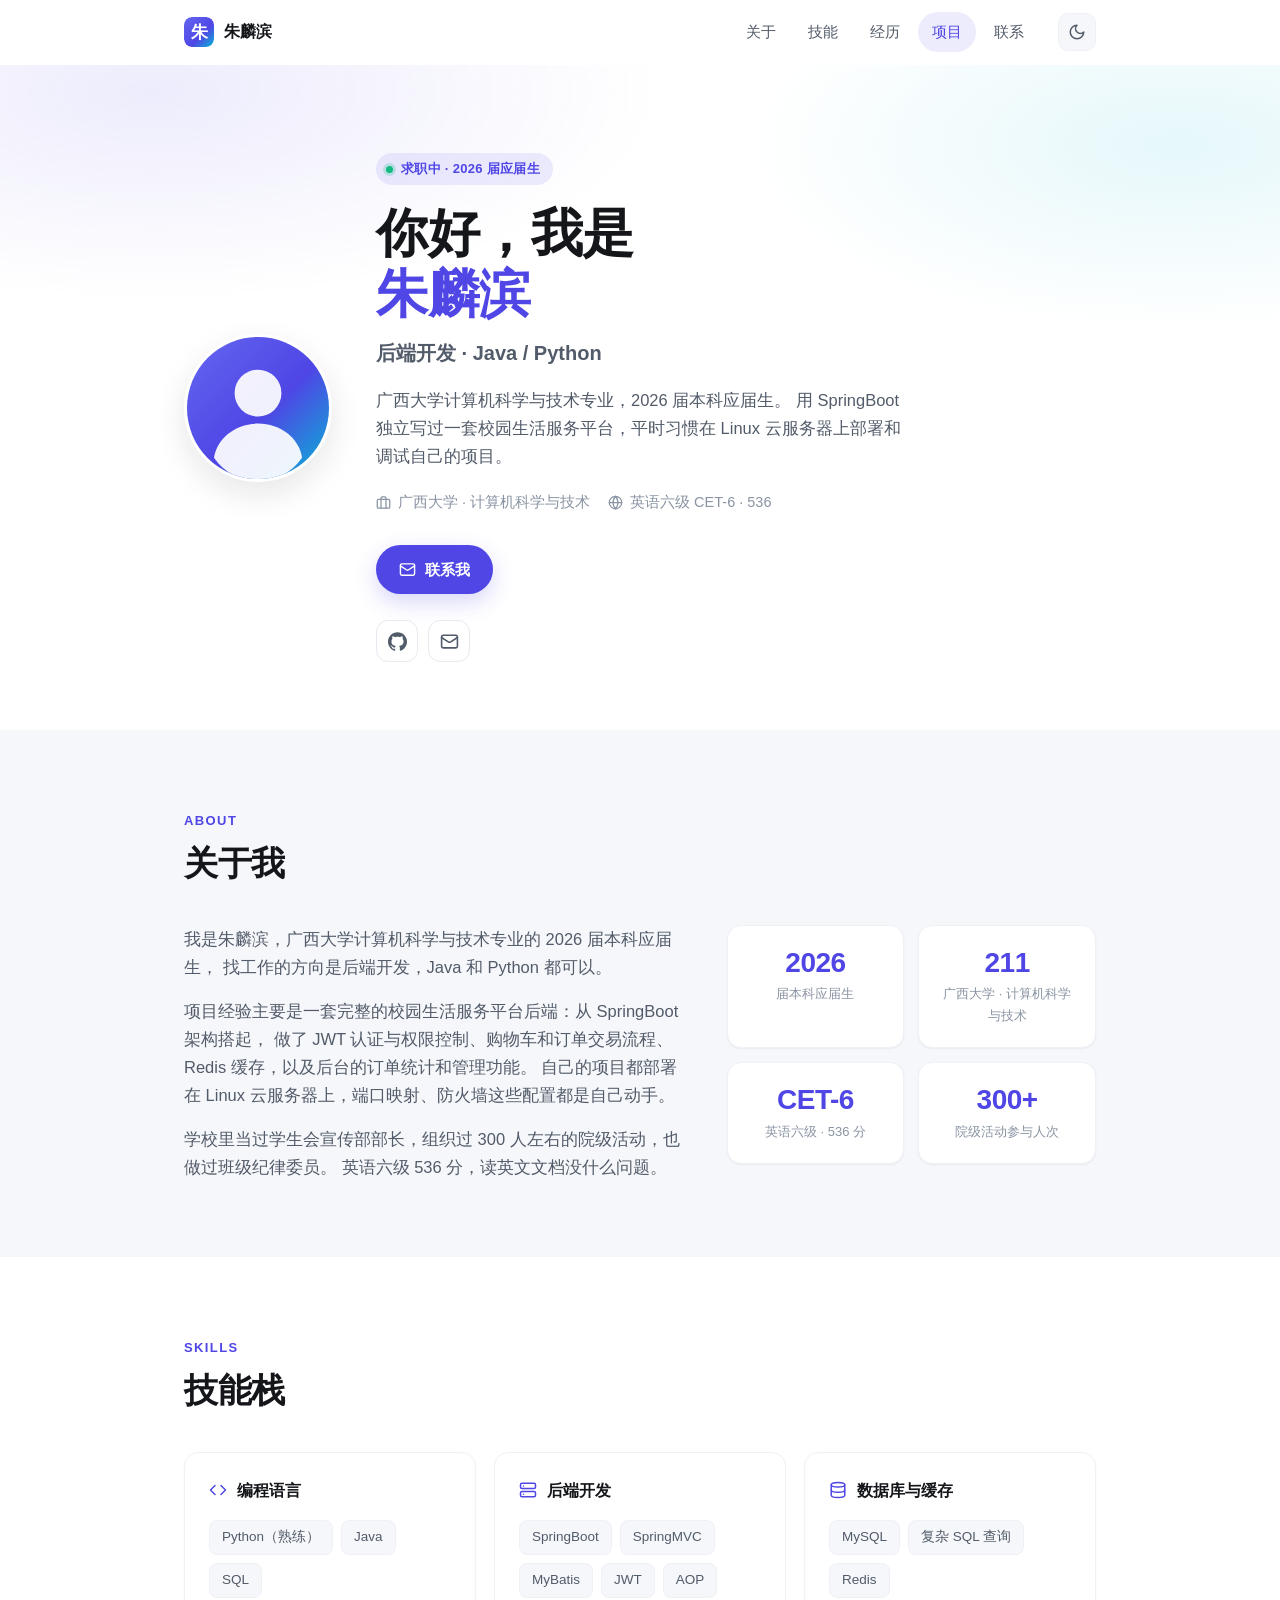
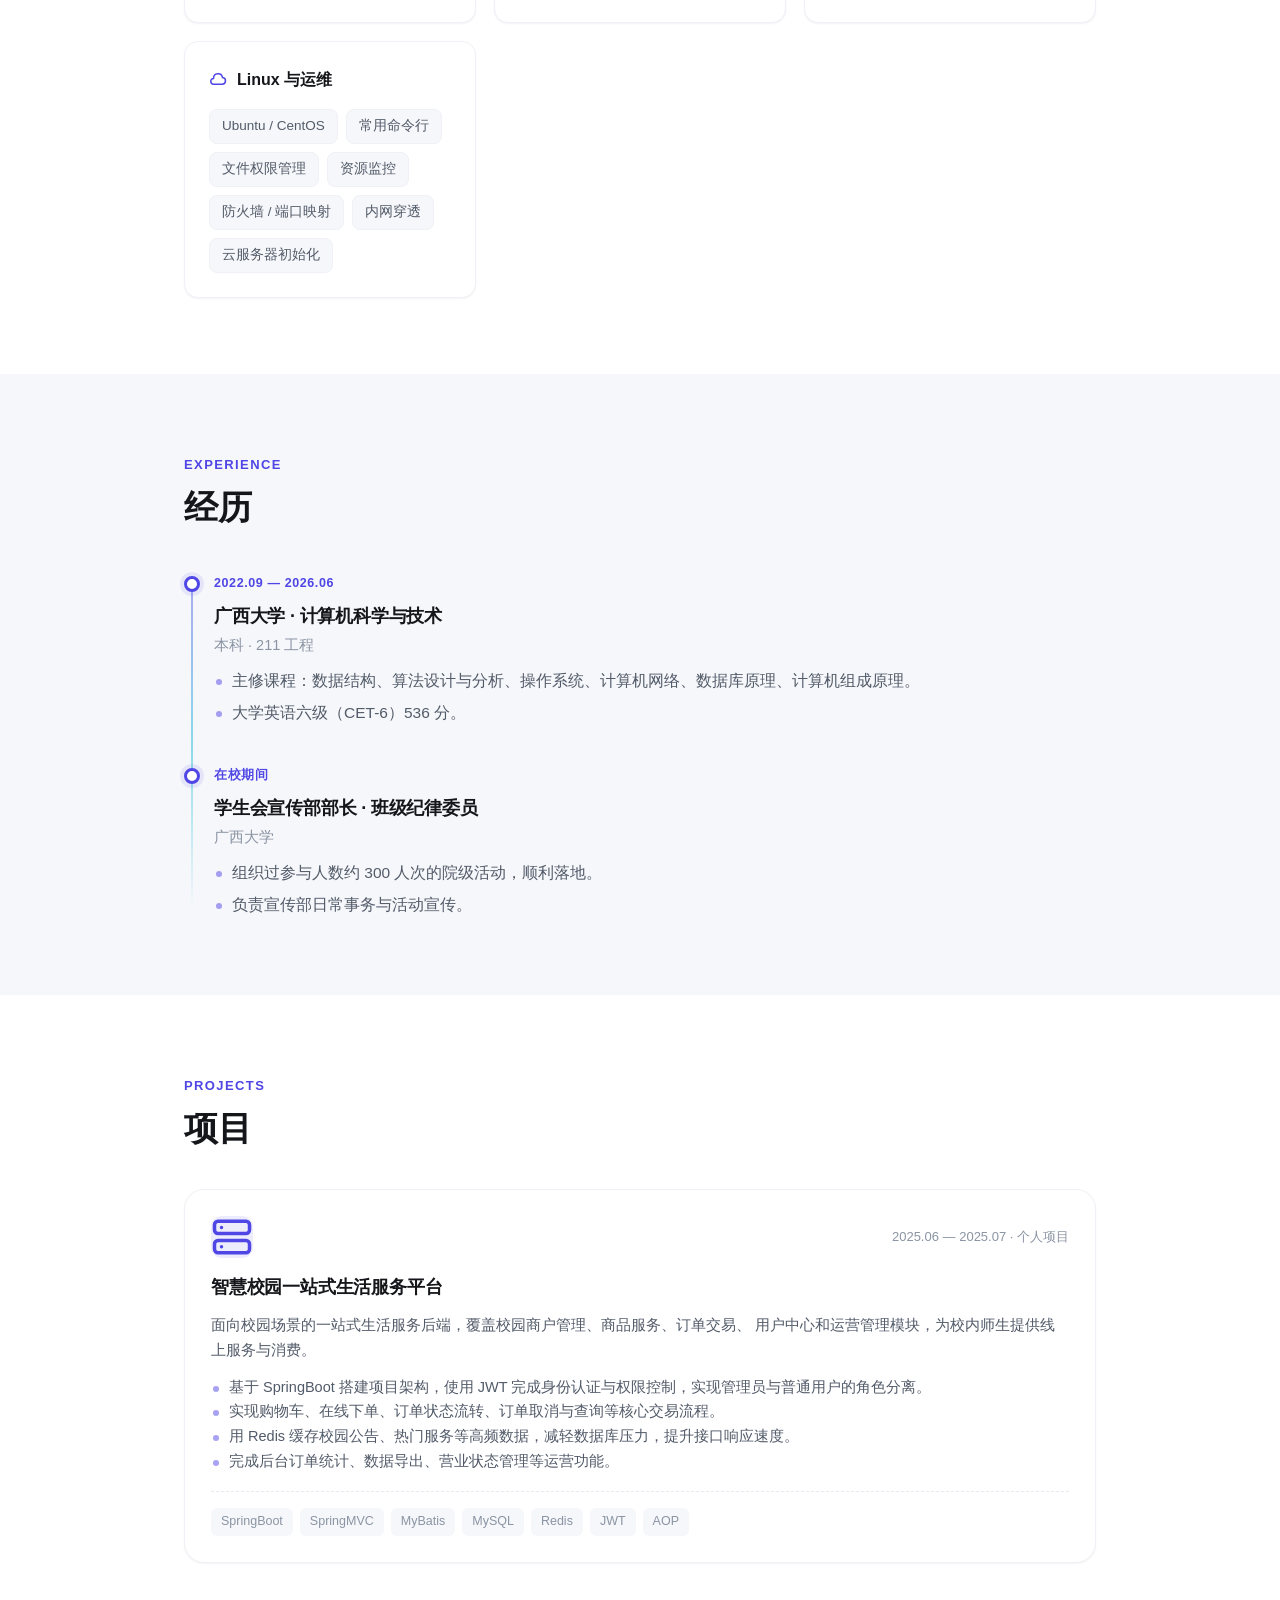
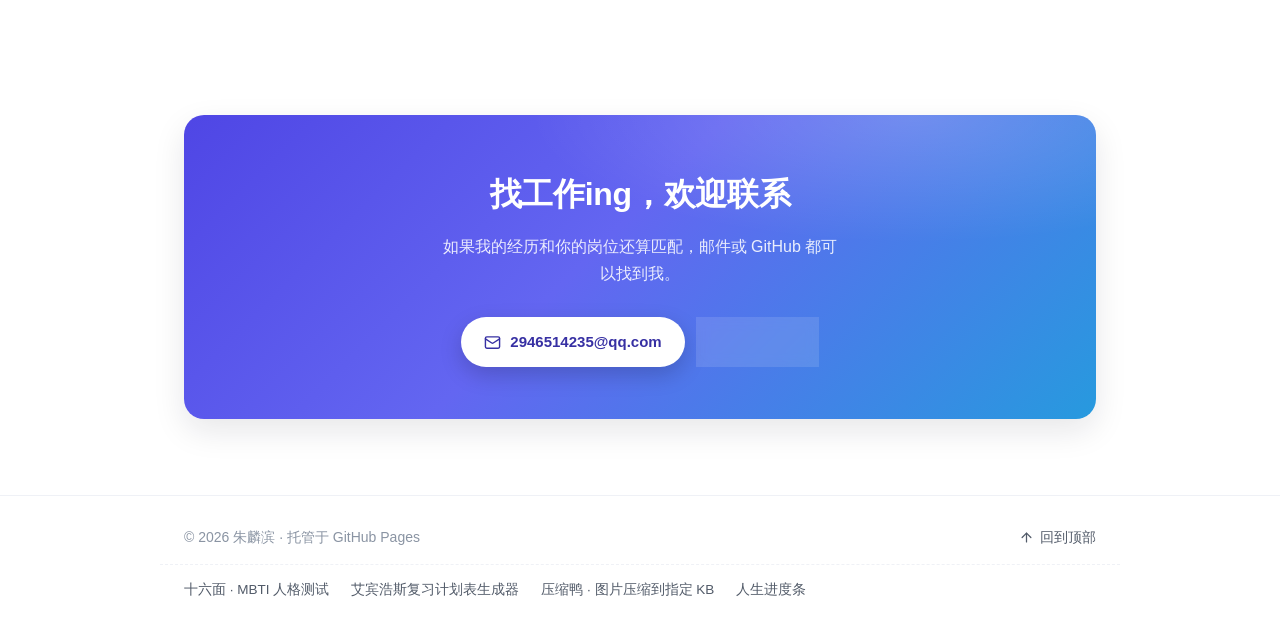
<file: index.html>
<!DOCTYPE html>
<html lang="zh-CN" data-theme="light">
<head>
<meta charset="UTF-8">
<meta name="viewport" content="width=device-width, initial-scale=1">
<title>朱麟滨 · 个人主页</title>
<meta name="description" content="朱麟滨 · 广西大学计算机科学与技术 2026 届本科应届生，后端开发方向（Java / Python）。">
<link rel="canonical" href="https://zhulinbin321.github.io/">
<link rel="sitemap" type="application/xml" href="/sitemap.xml">
<meta name="author" content="朱麟滨">
<meta name="theme-color" content="#4f46e5">

<!-- 社交分享卡片（Open Graph）。把 URL 换成你自己的 github.io 地址 -->
<meta property="og:type" content="website">
<meta property="og:title" content="朱麟滨 · 个人主页">
<meta property="og:description" content="朱麟滨 · 广西大学计算机科学与技术 2026 届本科应届生，后端开发方向（Java / Python）。">
<!-- <meta property="og:image" content="https://你的用户名.github.io/assets/img/og.png"> -->
<meta name="twitter:card" content="summary_large_image">

<link rel="icon" type="image/svg+xml" href="assets/img/favicon.svg">
<link rel="apple-touch-icon" href="assets/img/avatar.svg">
<link rel="stylesheet" href="assets/css/style.css">

<!-- 提前应用主题，避免刷新时闪白。不要删除这一段 -->
<script>
  (function () {
    try {
      var s = localStorage.getItem("site-theme");
      var t = s || (window.matchMedia("(prefers-color-scheme: dark)").matches ? "dark" : "light");
      document.documentElement.setAttribute("data-theme", t);
    } catch (e) {}
  })();
</script>
</head>

<body>
<a class="skip-link" href="#main">跳到主要内容</a>

<!-- ===================== SVG 图标库（勿删） ===================== -->
<svg xmlns="http://www.w3.org/2000/svg" style="position:absolute;width:0;height:0;overflow:hidden" aria-hidden="true">
  <symbol id="i-github" viewBox="0 0 24 24"><path fill="currentColor" d="M12 .297c-6.63 0-12 5.373-12 12 0 5.303 3.438 9.8 8.205 11.385.6.113.82-.258.82-.577 0-.285-.01-1.04-.015-2.04-3.338.724-4.042-1.61-4.042-1.61C4.422 18.07 3.633 17.7 3.633 17.7c-1.087-.744.084-.729.084-.729 1.205.084 1.838 1.236 1.838 1.236 1.07 1.835 2.809 1.305 3.495.998.108-.776.417-1.305.76-1.605-2.665-.3-5.466-1.332-5.466-5.93 0-1.31.465-2.38 1.235-3.22-.135-.303-.54-1.523.105-3.176 0 0 1.005-.322 3.3 1.23.96-.267 1.98-.399 3-.405 1.02.006 2.04.138 3 .405 2.28-1.552 3.285-1.23 3.285-1.23.645 1.653.24 2.873.12 3.176.765.84 1.23 1.91 1.23 3.22 0 4.61-2.805 5.625-5.475 5.92.42.36.81 1.096.81 2.22 0 1.606-.015 2.896-.015 3.286 0 .315.21.69.825.57C20.565 22.092 24 17.592 24 12.297c0-6.627-5.373-12-12-12"/></symbol>
  <symbol id="i-x" viewBox="0 0 24 24"><path fill="currentColor" d="M18.244 2.25h3.308l-7.227 8.26 8.502 11.24H16.17l-5.214-6.817L4.99 21.75H1.68l7.73-8.835L1.254 2.25H8.08l4.713 6.231zm-1.161 17.52h1.833L7.084 4.126H5.117z"/></symbol>
  <symbol id="i-linkedin" viewBox="0 0 24 24"><path fill="currentColor" d="M20.447 20.452h-3.554v-5.569c0-1.328-.027-3.037-1.852-3.037-1.853 0-2.136 1.445-2.136 2.939v5.667H9.351V9h3.414v1.561h.046c.477-.9 1.637-1.85 3.37-1.85 3.601 0 4.267 2.37 4.267 5.455v6.286zM5.337 7.433a2.062 2.062 0 0 1-2.063-2.065 2.064 2.064 0 1 1 2.063 2.065zm1.782 13.019H3.555V9h3.564v11.452zM22.225 0H1.771C.792 0 0 .774 0 1.729v20.542C0 23.227.792 24 1.771 24h20.451C23.2 24 24 23.227 24 22.271V1.729C24 .774 23.2 0 22.222 0h.003z"/></symbol>
  <g id="stroke-set" fill="none" stroke="currentColor" stroke-width="2" stroke-linecap="round" stroke-linejoin="round"></g>
  <symbol id="i-mail" viewBox="0 0 24 24" fill="none" stroke="currentColor" stroke-width="2" stroke-linecap="round" stroke-linejoin="round"><rect x="2" y="4" width="20" height="16" rx="2"/><path d="m22 7-8.97 5.7a1.94 1.94 0 0 1-2.06 0L2 7"/></symbol>
  <symbol id="i-pin" viewBox="0 0 24 24" fill="none" stroke="currentColor" stroke-width="2" stroke-linecap="round" stroke-linejoin="round"><path d="M20 10c0 6-8 12-8 12s-8-6-8-12a8 8 0 0 1 16 0Z"/><circle cx="12" cy="10" r="3"/></symbol>
  <symbol id="i-briefcase" viewBox="0 0 24 24" fill="none" stroke="currentColor" stroke-width="2" stroke-linecap="round" stroke-linejoin="round"><rect x="2" y="7" width="20" height="14" rx="2"/><path d="M16 21V5a2 2 0 0 0-2-2h-4a2 2 0 0 0-2 2v16"/></symbol>
  <symbol id="i-code" viewBox="0 0 24 24" fill="none" stroke="currentColor" stroke-width="2" stroke-linecap="round" stroke-linejoin="round"><polyline points="16 18 22 12 16 6"/><polyline points="8 6 2 12 8 18"/></symbol>
  <symbol id="i-server" viewBox="0 0 24 24" fill="none" stroke="currentColor" stroke-width="2" stroke-linecap="round" stroke-linejoin="round"><rect x="2" y="3" width="20" height="7" rx="2"/><rect x="2" y="14" width="20" height="7" rx="2"/><path d="M6 6.5h.01M6 17.5h.01"/></symbol>
  <symbol id="i-database" viewBox="0 0 24 24" fill="none" stroke="currentColor" stroke-width="2" stroke-linecap="round" stroke-linejoin="round"><ellipse cx="12" cy="5" rx="9" ry="3"/><path d="M21 5v14a9 3 0 0 1-18 0V5"/><path d="M21 12a9 3 0 0 1-18 0"/></symbol>
  <symbol id="i-cloud" viewBox="0 0 24 24" fill="none" stroke="currentColor" stroke-width="2" stroke-linecap="round" stroke-linejoin="round"><path d="M17.5 19a4.5 4.5 0 0 0 .5-8.97A6 6 0 0 0 6.1 11.2 3.5 3.5 0 0 0 6.5 19Z"/></symbol>
  <symbol id="i-tool" viewBox="0 0 24 24" fill="none" stroke="currentColor" stroke-width="2" stroke-linecap="round" stroke-linejoin="round"><path d="M14.7 6.3a1 1 0 0 0 0 1.4l1.6 1.6a1 1 0 0 0 1.4 0l3.77-3.77a6 6 0 0 1-7.94 7.94l-6.91 6.91a2.12 2.12 0 0 1-3-3l6.91-6.91a6 6 0 0 1 7.94-7.94l-3.76 3.76z"/></symbol>
  <symbol id="i-globe" viewBox="0 0 24 24" fill="none" stroke="currentColor" stroke-width="2" stroke-linecap="round" stroke-linejoin="round"><circle cx="12" cy="12" r="10"/><path d="M2 12h20"/><path d="M12 2a15.3 15.3 0 0 1 4 10 15.3 15.3 0 0 1-4 10 15.3 15.3 0 0 1-4-10 15.3 15.3 0 0 1 4-10z"/></symbol>
  <symbol id="i-download" viewBox="0 0 24 24" fill="none" stroke="currentColor" stroke-width="2" stroke-linecap="round" stroke-linejoin="round"><path d="M21 15v4a2 2 0 0 1-2 2H5a2 2 0 0 1-2-2v-4"/><polyline points="7 10 12 15 17 10"/><line x1="12" y1="15" x2="12" y2="3"/></symbol>
  <symbol id="i-arrow-ur" viewBox="0 0 24 24" fill="none" stroke="currentColor" stroke-width="2" stroke-linecap="round" stroke-linejoin="round"><path d="M7 17 17 7"/><polyline points="7 7 17 7 17 17"/></symbol>
  <symbol id="i-arrow-up" viewBox="0 0 24 24" fill="none" stroke="currentColor" stroke-width="2" stroke-linecap="round" stroke-linejoin="round"><path d="m12 19V5"/><polyline points="5 12 12 5 19 12"/></symbol>
  <symbol id="i-file" viewBox="0 0 24 24" fill="none" stroke="currentColor" stroke-width="2" stroke-linecap="round" stroke-linejoin="round"><path d="M14 2H6a2 2 0 0 0-2 2v16a2 2 0 0 0 2 2h12a2 2 0 0 0 2-2V8z"/><polyline points="14 2 14 8 20 8"/><line x1="16" y1="13" x2="8" y2="13"/><line x1="16" y1="17" x2="8" y2="17"/></symbol>
  <symbol id="i-sun" viewBox="0 0 24 24" fill="none" stroke="currentColor" stroke-width="2" stroke-linecap="round" stroke-linejoin="round"><circle cx="12" cy="12" r="4"/><path d="M12 2v2M12 20v2M4.93 4.93l1.41 1.41M17.66 17.66l1.41 1.41M2 12h2M20 12h2M6.34 17.66l-1.41 1.41M19.07 4.93l-1.41 1.41"/></symbol>
  <symbol id="i-moon" viewBox="0 0 24 24" fill="none" stroke="currentColor" stroke-width="2" stroke-linecap="round" stroke-linejoin="round"><path d="M12 3a6 6 0 0 0 9 9 9 9 0 1 1-9-9Z"/></symbol>
  <symbol id="i-menu" viewBox="0 0 24 24" fill="none" stroke="currentColor" stroke-width="2" stroke-linecap="round" stroke-linejoin="round"><line x1="4" y1="6" x2="20" y2="6"/><line x1="4" y1="12" x2="20" y2="12"/><line x1="4" y1="18" x2="20" y2="18"/></symbol>
</svg>

<!-- ===================== 顶部导航 ===================== -->
<header class="nav">
  <div class="wrap nav-inner">
    <a class="brand" href="#top">
      <img src="assets/img/favicon.svg" alt="">
      <span>朱麟滨</span>
    </a>

    <nav class="nav-menu" aria-label="主导航">
      <a href="#about"      data-nav-link>关于</a>
      <a href="#skills"     data-nav-link>技能</a>
      <a href="#experience" data-nav-link>经历</a>
      <a href="#projects"   data-nav-link>项目</a>
      <a href="#contact"    data-nav-link>联系</a>
    </nav>

    <button id="theme-toggle" class="icon-btn" type="button" aria-label="切换深色 / 浅色模式">
      <svg class="icon-moon"><use href="#i-moon"></use></svg>
      <svg class="icon-sun"><use href="#i-sun"></use></svg>
    </button>

    <button id="nav-toggle" class="icon-btn nav-toggle" type="button" aria-label="打开菜单" aria-expanded="false" aria-controls="mobile-panel">
      <svg><use href="#i-menu"></use></svg>
    </button>
  </div>

  <div class="mobile-panel" id="mobile-panel">
    <a href="#about">关于</a>
    <a href="#skills">技能</a>
    <a href="#experience">经历</a>
    <a href="#projects">项目</a>
    <a href="#contact">联系</a>
  </div>
</header>

<main id="main">

  <!-- ===================== Hero ===================== -->
  <section class="hero" id="top">
    <div class="wrap hero-inner">
      <!-- 换成自己的照片：把 assets/img/avatar.jpg 放进去，再把下面 src 改成 .jpg -->
      <img class="avatar" src="assets/img/avatar.svg" alt="朱麟滨 的头像" width="148" height="148">

      <div>
        <span class="hero-tag"><span class="dot"></span> 求职中 · 2026 届应届生</span>

        <h1>你好，我是<br><span class="accent">朱麟滨</span></h1>

        <p class="hero-role">后端开发 · Java / Python</p>

        <p class="hero-desc">
          广西大学计算机科学与技术专业，2026 届本科应届生。
          用 SpringBoot 独立写过一套校园生活服务平台，平时习惯在 Linux 云服务器上部署和调试自己的项目。
        </p>

        <div class="hero-meta">
          <span><svg><use href="#i-briefcase"></use></svg> 广西大学 · 计算机科学与技术</span>
          <span><svg><use href="#i-globe"></use></svg> 英语六级 CET-6 · 536</span>
        </div>

        <div class="btn-row">
          <a class="btn btn-primary" href="#contact">
            <svg><use href="#i-mail"></use></svg> 联系我
          </a>
        </div>

        <div class="socials">
          <a class="social-link" href="https://github.com/zhulinbin321" target="_blank" rel="noopener" aria-label="GitHub">
            <svg><use href="#i-github"></use></svg>
          </a>
          <a class="social-link" href="mailto:2946514235@qq.com" aria-label="发送邮件">
            <svg><use href="#i-mail"></use></svg>
          </a>
        </div>
      </div>
    </div>
  </section>

  <!-- ===================== 关于 ===================== -->
  <section id="about" class="alt-bg">
    <div class="wrap">
      <div class="section-head reveal">
        <span class="eyebrow">About</span>
        <h2>关于我</h2>
      </div>

      <div class="about-grid">
        <div class="about-text reveal">
          <p>
            我是朱麟滨，广西大学计算机科学与技术专业的 2026 届本科应届生，
            找工作的方向是后端开发，Java 和 Python 都可以。
          </p>
          <p>
            项目经验主要是一套完整的校园生活服务平台后端：从 SpringBoot 架构搭起，
            做了 JWT 认证与权限控制、购物车和订单交易流程、Redis 缓存，以及后台的订单统计和管理功能。
            自己的项目都部署在 Linux 云服务器上，端口映射、防火墙这些配置都是自己动手。
          </p>
          <p>
            学校里当过学生会宣传部部长，组织过 300 人左右的院级活动，也做过班级纪律委员。
            英语六级 536 分，读英文文档没什么问题。
          </p>
        </div>

        <div class="stats">
          <div class="stat reveal">
            <div class="stat-num">2026</div>
            <div class="stat-label">届本科应届生</div>
          </div>
          <div class="stat reveal">
            <div class="stat-num">211</div>
            <div class="stat-label">广西大学 · 计算机科学与技术</div>
          </div>
          <div class="stat reveal">
            <div class="stat-num">CET-6</div>
            <div class="stat-label">英语六级 · 536 分</div>
          </div>
          <div class="stat reveal">
            <div class="stat-num">300+</div>
            <div class="stat-label">院级活动参与人次</div>
          </div>
        </div>
      </div>
    </div>
  </section>

  <!-- ===================== 技能 ===================== -->
  <section id="skills">
    <div class="wrap">
      <div class="section-head reveal">
        <span class="eyebrow">Skills</span>
        <h2>技能栈</h2>
      </div>

      <div class="skill-grid">
        <div class="skill-card reveal">
          <h3><svg><use href="#i-code"></use></svg> 编程语言</h3>
          <div class="chips">
            <span class="chip">Python（熟练）</span>
            <span class="chip">Java</span>
            <span class="chip">SQL</span>
          </div>
        </div>

        <div class="skill-card reveal">
          <h3><svg><use href="#i-server"></use></svg> 后端开发</h3>
          <div class="chips">
            <span class="chip">SpringBoot</span>
            <span class="chip">SpringMVC</span>
            <span class="chip">MyBatis</span>
            <span class="chip">JWT</span>
            <span class="chip">AOP</span>
          </div>
        </div>

        <div class="skill-card reveal">
          <h3><svg><use href="#i-database"></use></svg> 数据库与缓存</h3>
          <div class="chips">
            <span class="chip">MySQL</span>
            <span class="chip">复杂 SQL 查询</span>
            <span class="chip">Redis</span>
          </div>
        </div>

        <div class="skill-card reveal">
          <h3><svg><use href="#i-cloud"></use></svg> Linux 与运维</h3>
          <div class="chips">
            <span class="chip">Ubuntu / CentOS</span>
            <span class="chip">常用命令行</span>
            <span class="chip">文件权限管理</span>
            <span class="chip">资源监控</span>
            <span class="chip">防火墙 / 端口映射</span>
            <span class="chip">内网穿透</span>
            <span class="chip">云服务器初始化</span>
          </div>
        </div>
      </div>
    </div>
  </section>

  <!-- ===================== 经历 ===================== -->
  <section id="experience" class="alt-bg">
    <div class="wrap">
      <div class="section-head reveal">
        <span class="eyebrow">Experience</span>
        <h2>经历</h2>
      </div>

      <div class="timeline">
        <div class="tl-item reveal">
          <span class="tl-date">2022.09 — 2026.06</span>
          <h3>广西大学 · 计算机科学与技术</h3>
          <p class="tl-org">本科 · 211 工程</p>
          <ul class="tl-desc">
            <li>主修课程：数据结构、算法设计与分析、操作系统、计算机网络、数据库原理、计算机组成原理。</li>
            <li>大学英语六级（CET-6）536 分。</li>
          </ul>
        </div>

        <div class="tl-item reveal">
          <span class="tl-date">在校期间</span>
          <h3>学生会宣传部部长 · 班级纪律委员</h3>
          <p class="tl-org">广西大学</p>
          <ul class="tl-desc">
            <li>组织过参与人数约 300 人次的院级活动，顺利落地。</li>
            <li>负责宣传部日常事务与活动宣传。</li>
          </ul>
        </div>
      </div>
    </div>
  </section>

  <!-- ===================== 项目 ===================== -->
  <section id="projects">
    <div class="wrap">
      <div class="section-head reveal">
        <span class="eyebrow">Projects</span>
        <h2>项目</h2>
      </div>

      <div class="project-grid">
        <div class="project-card reveal">
          <div class="pc-top">
            <span class="pc-icon"><svg><use href="#i-server"></use></svg></span>
            <span class="pc-time">2025.06 — 2025.07 · 个人项目</span>
          </div>
          <h3>智慧校园一站式生活服务平台</h3>
          <p>
            面向校园场景的一站式生活服务后端，覆盖校园商户管理、商品服务、订单交易、
            用户中心和运营管理模块，为校内师生提供线上服务与消费。
          </p>
          <ul class="tl-desc">
            <li>基于 SpringBoot 搭建项目架构，使用 JWT 完成身份认证与权限控制，实现管理员与普通用户的角色分离。</li>
            <li>实现购物车、在线下单、订单状态流转、订单取消与查询等核心交易流程。</li>
            <li>用 Redis 缓存校园公告、热门服务等高频数据，减轻数据库压力，提升接口响应速度。</li>
            <li>完成后台订单统计、数据导出、营业状态管理等运营功能。</li>
          </ul>
          <div class="pc-footer">
            <span class="tag">SpringBoot</span>
            <span class="tag">SpringMVC</span>
            <span class="tag">MyBatis</span>
            <span class="tag">MySQL</span>
            <span class="tag">Redis</span>
            <span class="tag">JWT</span>
            <span class="tag">AOP</span>
          </div>
        </div>
      </div>
    </div>
  </section>

  <!-- ===================== 联系 ===================== -->
  <section id="contact">
    <div class="wrap">
      <div class="contact-card reveal">
        <h2>找工作ing，欢迎联系</h2>
        <p>如果我的经历和你的岗位还算匹配，邮件或 GitHub 都可以找到我。</p>
        <div class="btn-row">
          <a class="btn btn-on-gradient" href="mailto:2946514235@qq.com">
            <svg><use href="#i-mail"></use></svg> 2946514235@qq.com
          </a>
          <a class="btn btn-outline-light" href="https://github.com/zhulinbin321" target="_blank" rel="noopener">
            <svg><use href="#i-github"></use></svg> GitHub
          </a>
        </div>
      </div>
    </div>
  </section>

</main>

<!-- ===================== 页脚 ===================== -->
<footer class="footer">
  <div class="wrap footer-inner">
    <span>© <span id="year">2026</span> 朱麟滨 · 托管于 GitHub Pages</span>
    <a class="to-top" href="#top" id="to-top">
      <svg><use href="#i-arrow-up"></use></svg> 回到顶部
    </a>
  </div>
  <nav class="wrap footer-links" aria-label="我做的小工具">
    <a href="mbti/">十六面 · MBTI 人格测试</a>
    <a href="ebbinghaus/">艾宾浩斯复习计划表生成器</a>
    <a href="tools/">压缩鸭 · 图片压缩到指定 KB</a>
    <a href="life/">人生进度条</a>
  </nav>
</footer>

<script src="assets/js/main.js"></script>
</body>
</html>
</file>
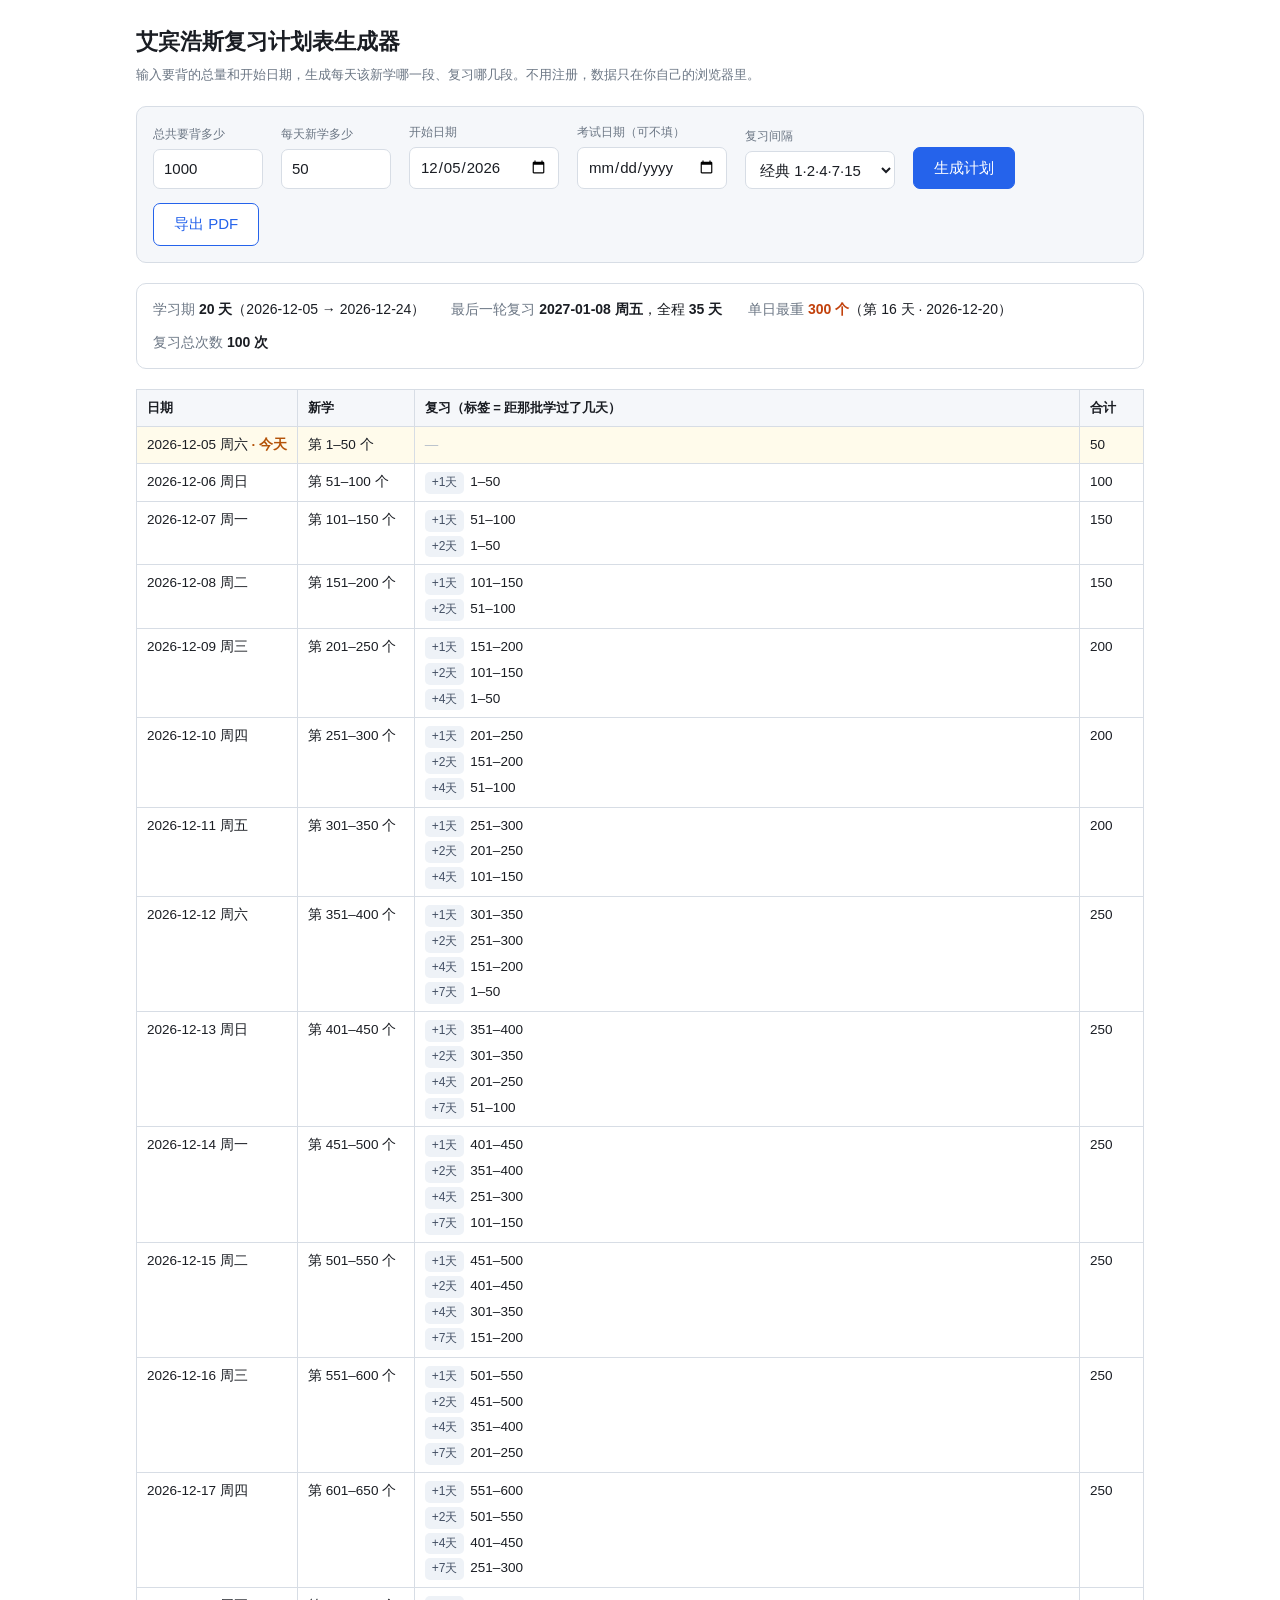
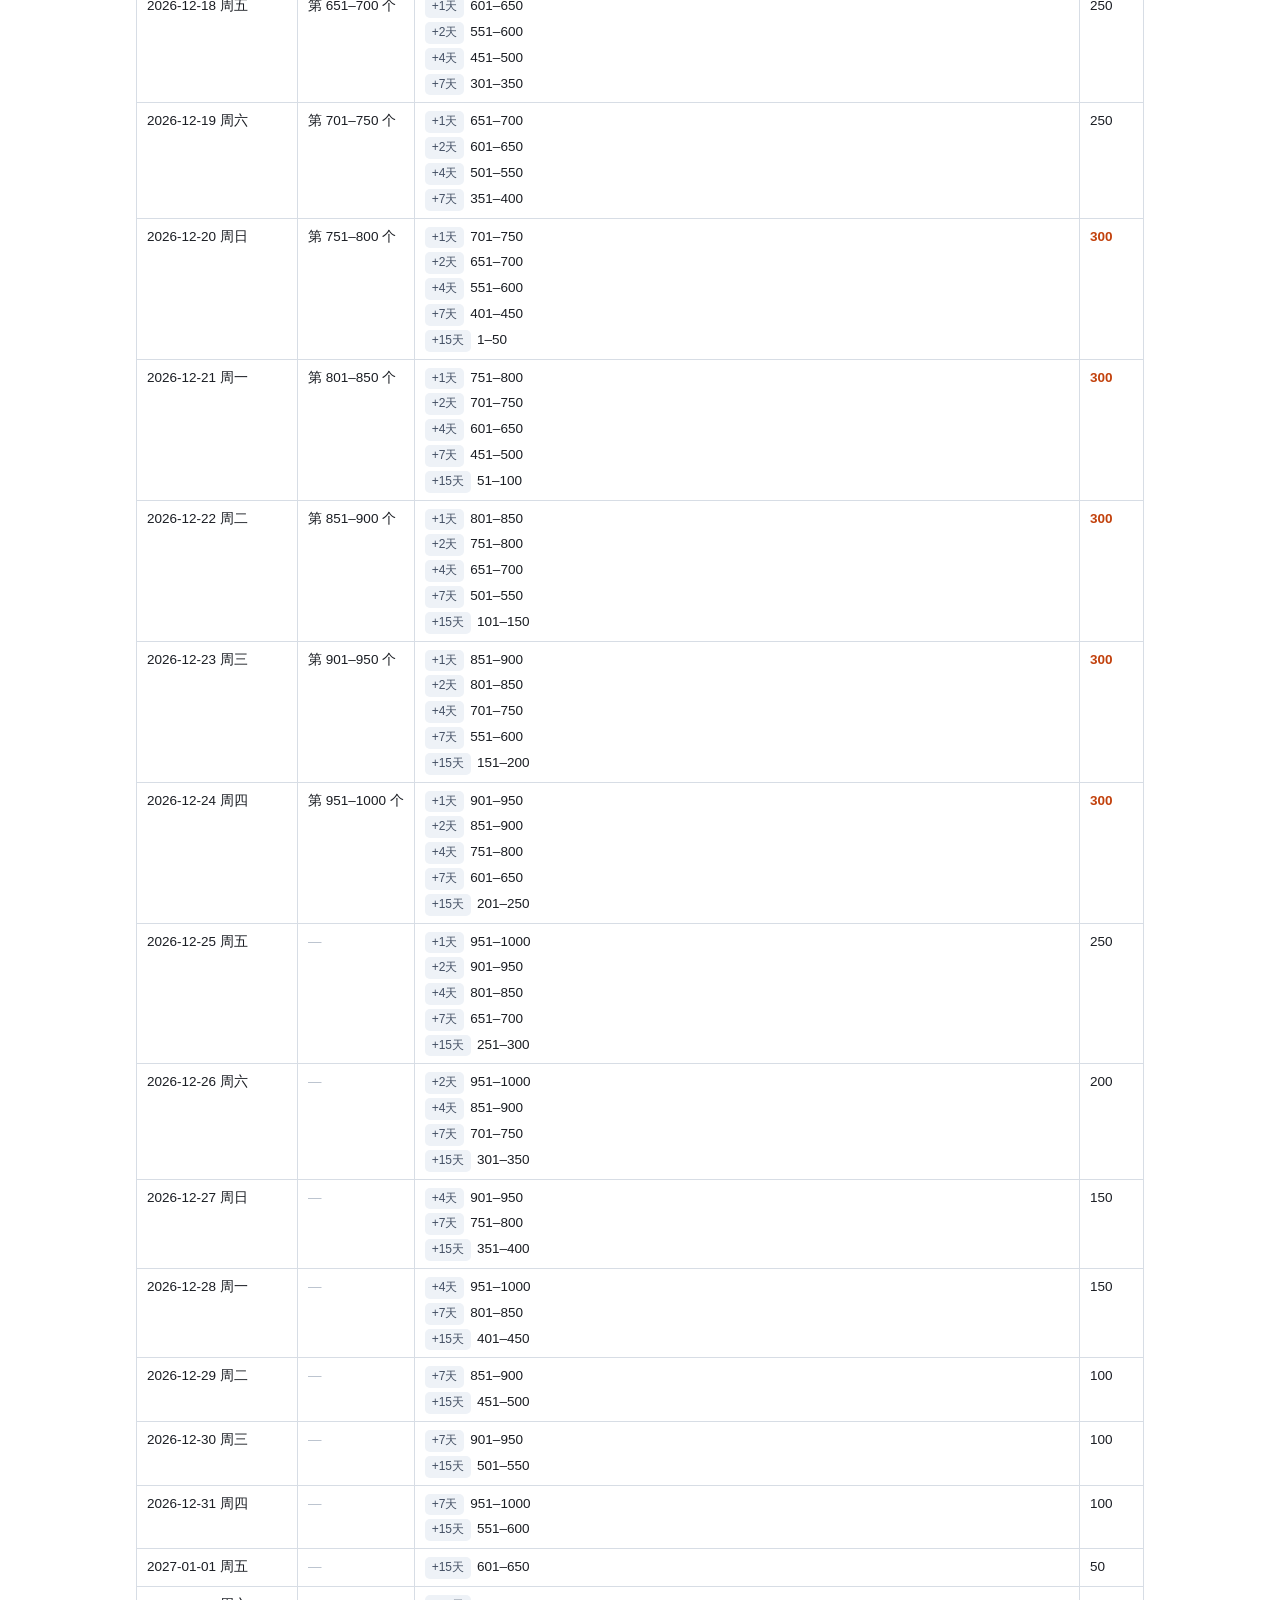
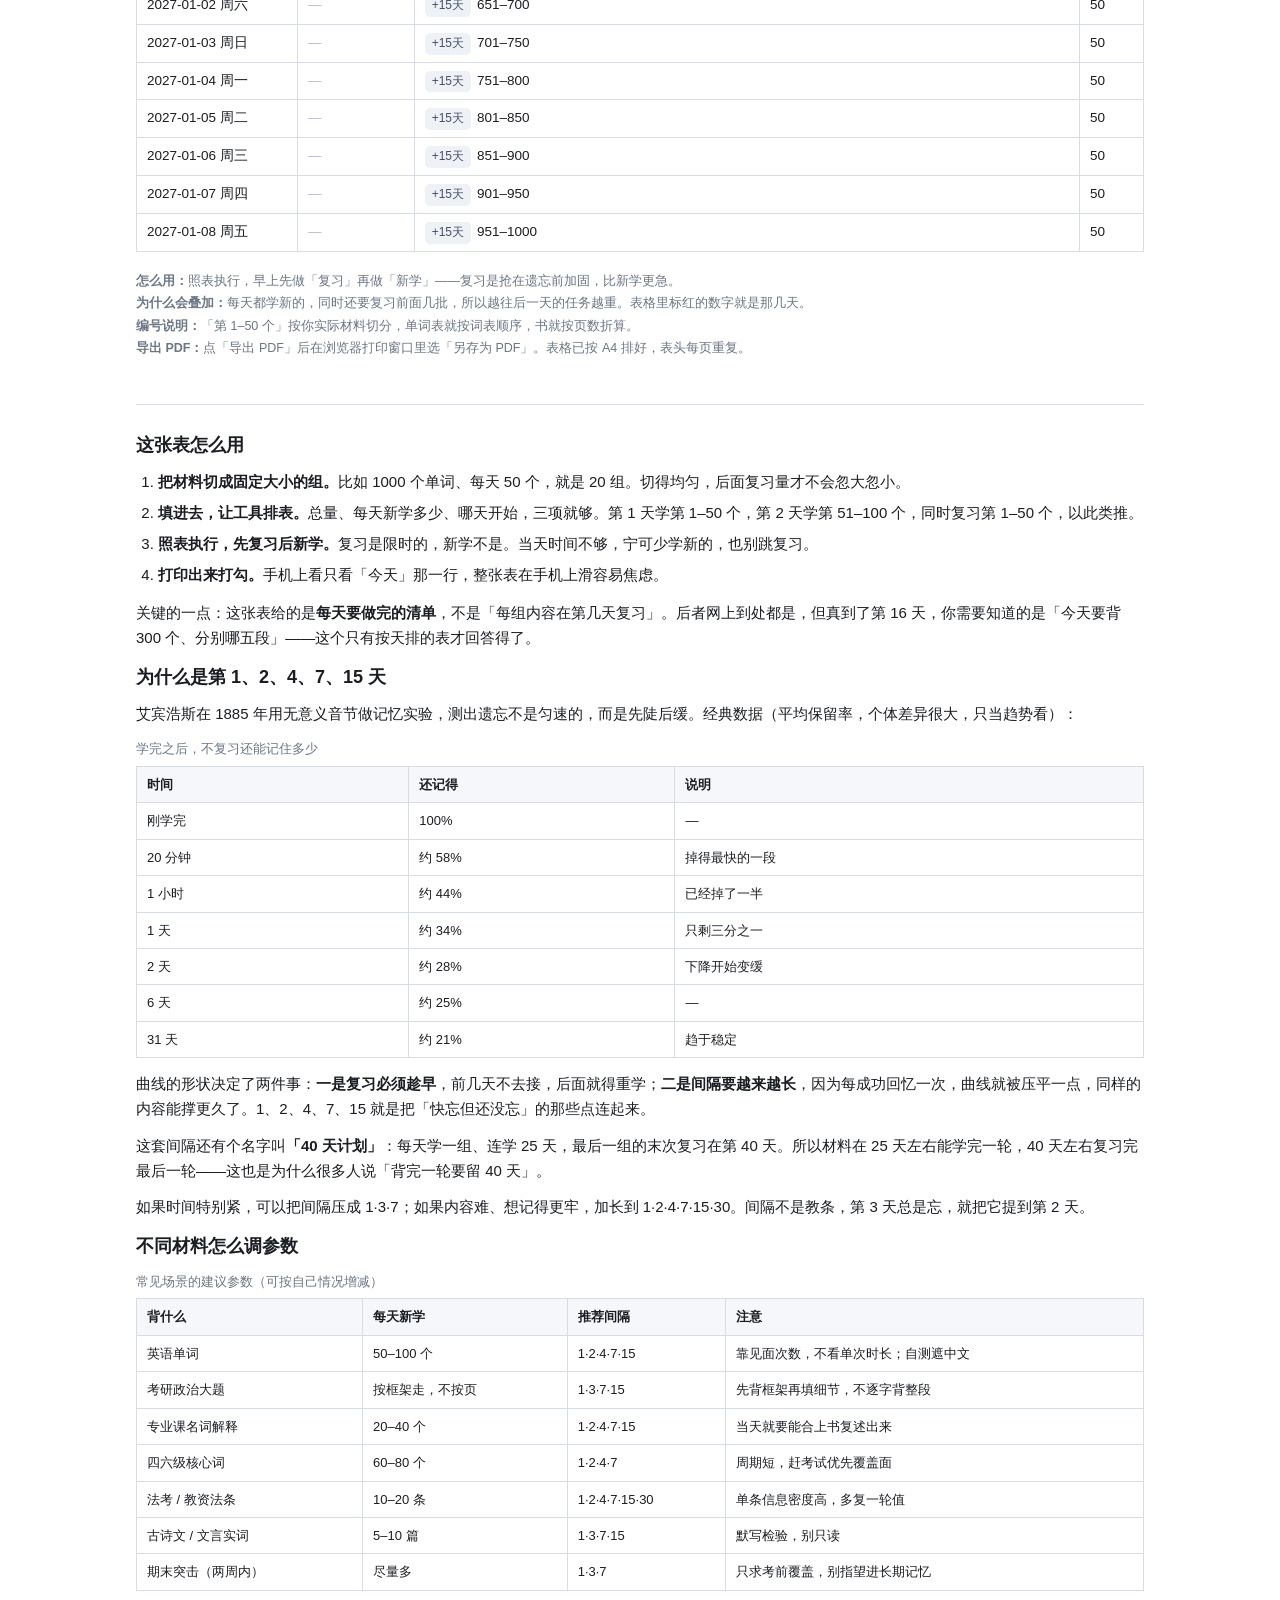
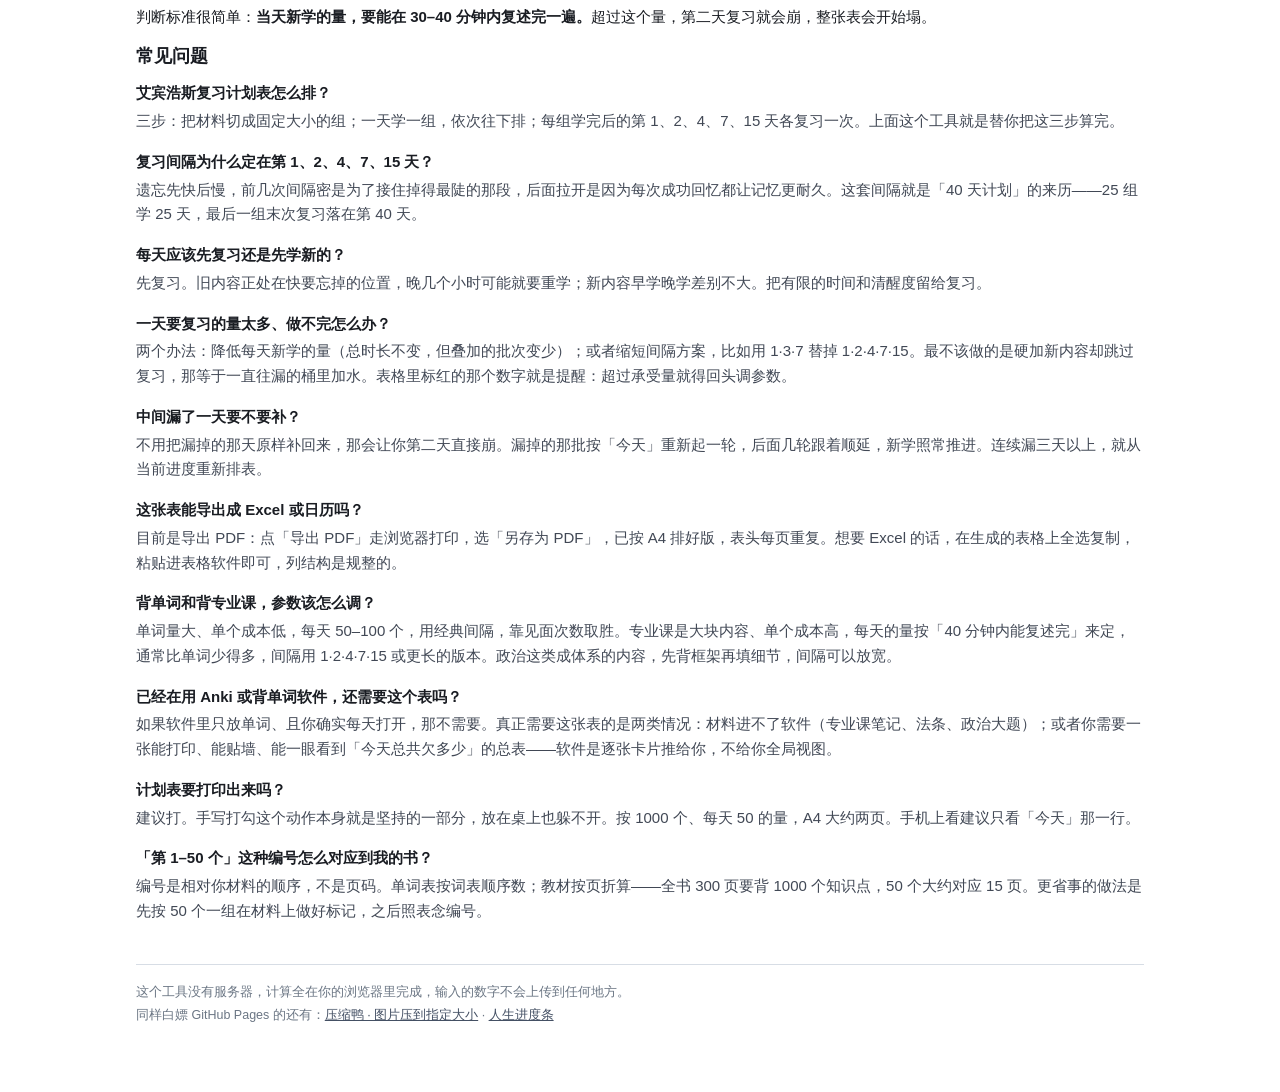
<file: ebbinghaus/index.html>
<!DOCTYPE html>
<html lang="zh-CN">
<head>
<meta charset="UTF-8">
<meta name="viewport" content="width=device-width, initial-scale=1.0">
<title>艾宾浩斯复习计划表生成器｜自动排每天新学+复习</title>
<meta name="description" content="输入要背的总量、每天新学多少和开始日期，按艾宾浩斯遗忘曲线（1·2·4·7·15 天）自动排出每天该新学哪一段、复习哪几段，标出最重的一天，可导出 A4 PDF 打印。免费、不用登录、手机能用。">
<meta name="keywords" content="艾宾浩斯复习计划表,艾宾浩斯遗忘曲线,复习计划表生成器,背诵计划表,记忆曲线表,单词复习计划,考研背诵计划,间隔重复">
<meta name="robots" content="index,follow,max-image-preview:large">
<link rel="canonical" href="https://zhulinbin321.github.io/ebbinghaus/">

<meta property="og:type" content="website">
<meta property="og:site_name" content="朱麟滨的工具页">
<meta property="og:locale" content="zh_CN">
<meta property="og:url" content="https://zhulinbin321.github.io/ebbinghaus/">
<meta property="og:title" content="艾宾浩斯复习计划表生成器">
<meta property="og:description" content="输入要背多少和哪天开始，自动排出每天该新学哪一段、复习哪几段，可导出 A4 PDF。">
<meta property="og:image" content="https://zhulinbin321.github.io/assets/img/og-ebbinghaus.png">
<meta property="og:image:width" content="1200">
<meta property="og:image:height" content="630">
<meta name="twitter:card" content="summary_large_image">
<meta name="twitter:title" content="艾宾浩斯复习计划表生成器">
<meta name="twitter:description" content="输入要背多少和哪天开始，自动排出每天该新学哪一段、复习哪几段。">
<meta name="twitter:image" content="https://zhulinbin321.github.io/assets/img/og-ebbinghaus.png">
<script type="application/ld+json">
{
  "@context": "https://schema.org",
  "@graph": [
    {
      "@type": "WebApplication",
      "name": "艾宾浩斯复习计划表生成器",
      "url": "https://zhulinbin321.github.io/ebbinghaus/",
      "description": "输入要背的总量、每天新学多少和开始日期，按艾宾浩斯遗忘曲线自动排出每天该新学哪一段、复习哪几段，可导出 A4 PDF。",
      "applicationCategory": "EducationalApplication",
      "operatingSystem": "Any",
      "browserRequirements": "需要支持 JavaScript 的现代浏览器",
      "inLanguage": "zh-CN",
      "isAccessibleForFree": true,
      "offers": { "@type": "Offer", "price": "0", "priceCurrency": "CNY" },
      "featureList": [
        "按总量和每天新学量自动分批",
        "每天列出新学区间与各轮复习区间",
        "标记任务最重的一天",
        "支持自定义复习间隔",
        "填写考试日期可反推每天该学多少",
        "导出 A4 PDF 打印"
      ]
    },
    {
      "@type": "BreadcrumbList",
      "itemListElement": [
        { "@type": "ListItem", "position": 1, "name": "首页", "item": "https://zhulinbin321.github.io/" },
        { "@type": "ListItem", "position": 2, "name": "艾宾浩斯复习计划表生成器", "item": "https://zhulinbin321.github.io/ebbinghaus/" }
      ]
    },
    {
      "@type": "FAQPage",
      "mainEntity": [
        {
          "@type": "Question",
          "name": "艾宾浩斯复习计划表怎么排？",
          "acceptedAnswer": { "@type": "Answer", "text": "三步：一是把要背的材料切成固定大小的组（比如每 50 个单词一组）；二是把每组安排在某一天学，一天学一组；三是每组学完后的第 1、2、4、7、15 天各复习一次。上面这个工具就是替你把这三步算完，直接给出每天要做的事。" }
        },
        {
          "@type": "Question",
          "name": "复习间隔为什么定在第 1、2、4、7、15 天？",
          "acceptedAnswer": { "@type": "Answer", "text": "因为遗忘是先快后慢：学完 20 分钟就只剩约六成，1 天后剩三成多，之后下降明显变缓。前几次间隔密，是去接住忘得最快的那段；后面间隔拉开，是因为每次成功回忆都会让曲线变平，记忆能撑更久。这套间隔就是「40 天计划」的来历——25 组内容学 25 天，最后一组的末次复习正好落在第 40 天。" }
        },
        {
          "@type": "Question",
          "name": "每天应该先复习还是先学新的？",
          "acceptedAnswer": { "@type": "Answer", "text": "先复习。旧内容正处在快要掉下悬崖的位置，晚几个小时可能就要重学；新内容早学晚学差别不大。所以把当天有限的时间和清醒度留给复习，新学放到后面。" }
        },
        {
          "@type": "Question",
          "name": "一天要复习的量太多、做不完怎么办？",
          "acceptedAnswer": { "@type": "Answer", "text": "两个办法：一是降低每天新学的量，总时长不变但叠加的批次变少；二是缩短间隔方案，用「1·3·7」替掉「1·2·4·7·15」。最不该做的是硬加新内容却跳过复习，那等于一直往漏的桶里加水。表格里标红的那个数字就是提醒你：超过自己能承受的量，就要回头调参数。" }
        },
        {
          "@type": "Question",
          "name": "中间漏了一天要不要补？",
          "acceptedAnswer": { "@type": "Answer", "text": "不用把漏掉的那天原样补回来，那会让你第二天直接崩掉。漏的那批就按「今天」重新算一轮，后面几轮跟着顺延；新学的内容照常推进，别停。连续漏三天以上，就当天数重置、从当前进度重新排表。" }
        },
        {
          "@type": "Question",
          "name": "这张表能导出成 Excel 或日历吗？",
          "acceptedAnswer": { "@type": "Answer", "text": "目前是导出 PDF：点「导出 PDF」走浏览器打印，选「另存为 PDF」，已按 A4 排好版，表头每页重复。想要 Excel 的话，在生成的表格上全选复制，粘贴进表格软件即可，列结构是规整的。" }
        },
        {
          "@type": "Question",
          "name": "背单词和背专业课，参数该怎么调？",
          "acceptedAnswer": { "@type": "Answer", "text": "单词量大、单个成本低，每天 50–100 个，用经典间隔，靠见面次数取胜。专业课是大块内容、单个成本高，每天的量按「能在 40 分钟内复述完」来定，通常比单词少得多，间隔用「1·2·4·7·15」或更长的版本。政治这类成体系的内容，先背框架再填细节，间隔可以放宽。" }
        },
        {
          "@type": "Question",
          "name": "已经在用 Anki 或背单词软件，还需要这个表吗？",
          "acceptedAnswer": { "@type": "Answer", "text": "如果软件里只放单词、且你确实每天打开，那不需要。真正需要这张表的是两类情况：一是材料进不了软件（专业课笔记、法条、政治大题）；二是你需要一张能打印、能贴墙、能一眼看到「今天总共欠多少」的总表——软件是逐个卡片推给你，不给你全局视图。" }
        },
        {
          "@type": "Question",
          "name": "计划表要打印出来吗？",
          "acceptedAnswer": { "@type": "Answer", "text": "建议打。打印出来的表可以手写打勾，打勾这个动作本身就是坚持的一部分；放在桌上也躲不开。按 1000 个、每天 50 的规模，A4 大约两页。手机上看的话建议只看「今天」那一行，别整张滑。" }
        },
        {
          "@type": "Question",
          "name": "「第 1–50 个」这种编号怎么对应到我的书？",
          "acceptedAnswer": { "@type": "Answer", "text": "编号是相对你材料的顺序，不是页码。单词表就按词表顺序数；教材就按页折算——比如全书 300 页要背 1000 个知识点，那 50 个大约对应 15 页。更省事的做法是先在材料上按 50 个一组做好标记，之后照表念编号就行。" }
        }
      ]
    }
  ]
}
</script>

<style>
  :root {
    --line: #d7dde5;
    --soft: #f5f7fa;
    --text: #1a1d23;
    --muted: #6b7684;
    --accent: #2563eb;
    --warn: #c2410c;
  }
  * { box-sizing: border-box; }
  body {
    font: 15px/1.65 -apple-system, BlinkMacSystemFont, "PingFang SC", "Microsoft YaHei", sans-serif;
    color: var(--text); max-width: 1040px; margin: 0 auto; padding: 24px 16px 64px;
    -webkit-text-size-adjust: 100%;
  }
  h1 { font-size: 22px; margin: 0 0 4px; }
  .sub { color: var(--muted); font-size: 13px; margin: 0 0 20px; }

  /* 表单 */
  .form { display: flex; flex-wrap: wrap; gap: 14px 18px; align-items: flex-end;
          padding: 16px; border: 1px solid var(--line); border-radius: 10px; background: var(--soft); }
  .f { display: flex; flex-direction: column; gap: 4px; }
  .f label { font-size: 12px; color: var(--muted); }
  .f input, .f select {
    font: inherit; font-size: 15px; padding: 7px 10px; min-height: 38px;
    border: 1px solid var(--line); border-radius: 7px; background: #fff; color: var(--text);
    width: 150px;
  }
  .f input[type="number"] { width: 110px; }
  button {
    font: inherit; font-size: 15px; padding: 8px 20px; min-height: 38px;
    border: 1px solid var(--accent); border-radius: 7px;
    background: var(--accent); color: #fff; cursor: pointer;
  }
  button.ghost { background: #fff; color: var(--accent); }
  button:active { transform: translateY(1px); }

  /* 统计 */
  .stats { display: flex; flex-wrap: wrap; gap: 10px 26px; margin: 20px 0;
           padding: 14px 16px; border: 1px solid var(--line); border-radius: 10px; font-size: 14px; }
  .stats b { font-weight: 600; }
  .stats .k { color: var(--muted); }
  .alert { margin: 0 0 18px; padding: 10px 14px; border-radius: 8px; font-size: 14px;
           background: #fff7ed; border: 1px solid #fed7aa; color: var(--warn); }
  .alert.ok { background: #f0fdf4; border-color: #bbf7d0; color: #15803d; }

  /* 表格 */
  #tableWrap { overflow-x: auto; -webkit-overflow-scrolling: touch; }
  table { width: 100%; border-collapse: collapse; font-size: 13.5px; min-width: 520px; }
  th, td { border: 1px solid var(--line); padding: 7px 10px; vertical-align: top; text-align: left; }
  thead th { background: var(--soft); font-weight: 600; font-size: 13px; position: sticky; top: 0; z-index: 1; }
  td.day { white-space: nowrap; font-variant-numeric: tabular-nums; }
  td.num, th.num { white-space: nowrap; }
  .tag { display: inline-block; padding: 1px 7px; border-radius: 5px; font-size: 12px;
         background: #eef2f7; color: #445064; margin-right: 6px; font-variant-numeric: tabular-nums; }
  .rev { margin-bottom: 3px; }
  .rev:last-child { margin-bottom: 0; }
  tr.today { background: #fffbeb; }
  tr.today td.day::after { content: " · 今天"; color: #b45309; font-weight: 600; }
  tr.exam td { background: #eff6ff; font-weight: 600; }
  .empty { color: #b3bcc9; }
  .heavy { color: var(--warn); font-weight: 600; }

  .hint { color: var(--muted); font-size: 12.5px; margin-top: 18px; line-height: 1.8; }
  .hint code { background: var(--soft); padding: 1px 5px; border-radius: 4px; font-size: 12px; }

  /* ============ 说明正文 ============ */
  .doc { margin-top: 44px; padding-top: 26px; border-top: 1px solid var(--line); }
  .doc h2 { font-size: 18px; margin: 0 0 10px; }
  .doc h3 { font-size: 15px; margin: 22px 0 6px; }
  .doc p { margin: 0 0 12px; }
  .doc ul, .doc ol { margin: 0 0 14px; padding-left: 22px; }
  .doc li { margin-bottom: 6px; }
  .doc table { font-size: 13px; margin: 0 0 14px; min-width: 0; }
  .doc table caption { caption-side: top; text-align: left; font-size: 12.5px; color: var(--muted); padding-bottom: 6px; }
  .doc thead th { position: static; }
  .doc .qa { margin: 0 0 16px; }
  .doc .qa b { display: block; margin-bottom: 3px; }
  .doc .qa span { color: #414855; }
  .tw { overflow-x: auto; -webkit-overflow-scrolling: touch; margin-bottom: 14px; }
  .tw table { margin-bottom: 0; }
  .tw.wide table { min-width: 560px; }
  .foot { margin-top: 40px; padding-top: 16px; border-top: 1px solid var(--line);
          color: var(--muted); font-size: 12.5px; line-height: 1.9; }
  .foot a { color: #445064; }

  /* 窄屏：日期允许换行，把宽度让给复习列 */
  .scroll-tip { display: none; font-size: 12px; color: var(--muted); margin: 6px 0 0; }
  @media (max-width: 560px) {
    body { padding: 20px 12px 48px; }
    table { font-size: 12.5px; min-width: 430px; }
    th, td { padding: 6px 7px; }
    td.day { white-space: normal; }
    .tag { margin-right: 4px; }
    .doc table { font-size: 12.5px; }
    .tw.wide table { min-width: 520px; }
    .scroll-tip { display: block; }
    /* 固定列宽，避免「第 401–450 个」被挤成两行、把「个」甩到下一行 */
    #tableWrap table { table-layout: fixed; }
    #tableWrap th:nth-child(1), #tableWrap td:nth-child(1) { width: 24%; }
    #tableWrap th:nth-child(2), #tableWrap td:nth-child(2) { width: 24%; }
    #tableWrap th:nth-child(3), #tableWrap td:nth-child(3) { width: 38%; }
    #tableWrap th:nth-child(4), #tableWrap td:nth-child(4) { width: 14%; }
  }

  /* 打印：去掉控件、表格铺满、表头每页重复 */
  @media print {
    @page { size: A4 portrait; margin: 12mm 10mm; }
    body { max-width: none; padding: 0; font-size: 11pt; }
    .noprint { display: none !important; }
    h1 { font-size: 15pt; }
    .stats { border: none; padding: 0 0 8px; margin: 8px 0 10px; font-size: 9.5pt; gap: 4px 18px; }
    table { font-size: 9pt; min-width: 0; }
    th, td { padding: 4px 6px; border-color: #999; }
    thead th { position: static; background: #eee; }
    tr { page-break-inside: avoid; }
    thead { display: table-header-group; }
    tr.today td.day::after { content: ""; }
    tr.today, tr.exam { background: none; }
    .hint { font-size: 8.5pt; }
    .doc, .foot { display: none; }
  }
</style>
</head>
<body>

<main>
<header>
  <h1>艾宾浩斯复习计划表生成器</h1>
  <p class="sub">输入要背的总量和开始日期，生成每天该新学哪一段、复习哪几段。不用注册，数据只在你自己的浏览器里。</p>
</header>

<noscript><div class="alert">这个工具要靠 JavaScript 计算，请在浏览器里启用后再刷新。</div></noscript>
<div class="form noprint">
  <div class="f">
    <label for="total">总共要背多少</label>
    <input type="number" id="total" min="1" value="1000">
  </div>
  <div class="f">
    <label for="perDay">每天新学多少</label>
    <input type="number" id="perDay" min="1" value="50">
  </div>
  <div class="f">
    <label for="start">开始日期</label>
    <input type="date" id="start">
  </div>
  <div class="f">
    <label for="exam">考试日期（可不填）</label>
    <input type="date" id="exam">
  </div>
  <div class="f">
    <label for="preset">复习间隔</label>
    <select id="preset">
      <option value="1,2,4,7,15">经典 1·2·4·7·15</option>
      <option value="1,2,4,7,15,30">加强 1·2·4·7·15·30</option>
      <option value="1,3,7,15">宽松 1·3·7·15</option>
      <option value="1,3,7">速成 1·3·7</option>
    </select>
  </div>
  <button id="btnBuild">生成计划</button>
  <button class="ghost" id="btnPrint">导出 PDF</button>
</div>

<div id="alert"></div>
<div id="stats" class="stats" style="display:none"></div>
<div id="tableWrap"></div>
<p class="scroll-tip noprint">表格比手机屏宽，可以左右滑动看「合计」列。</p>

<p class="hint">
  <b>怎么用：</b>照表执行，早上先做「复习」再做「新学」——复习是抢在遗忘前加固，比新学更急。<br>
  <b>为什么会叠加：</b>每天都学新的，同时还要复习前面几批，所以越往后一天的任务越重。表格里标红的数字就是那几天。<br>
  <b>编号说明：</b>「第 1–50 个」按你实际材料切分，单词表就按词表顺序，书就按页数折算。<br>
  <b>导出 PDF：</b>点「导出 PDF」后在浏览器打印窗口里选「另存为 PDF」。表格已按 A4 排好，表头每页重复。
</p>

<section class="doc" id="guide">
  <h2>这张表怎么用</h2>
  <ol>
    <li><b>把材料切成固定大小的组。</b>比如 1000 个单词、每天 50 个，就是 20 组。切得均匀，后面复习量才不会忽大忽小。</li>
    <li><b>填进去，让工具排表。</b>总量、每天新学多少、哪天开始，三项就够。第 1 天学第 1–50 个，第 2 天学第 51–100 个，同时复习第 1–50 个，以此类推。</li>
    <li><b>照表执行，先复习后新学。</b>复习是限时的，新学不是。当天时间不够，宁可少学新的，也别跳复习。</li>
    <li><b>打印出来打勾。</b>手机上看只看「今天」那一行，整张表在手机上滑容易焦虑。</li>
  </ol>
  <p>关键的一点：这张表给的是<b>每天要做完的清单</b>，不是「每组内容在第几天复习」。后者网上到处都是，但真到了第 16 天，你需要知道的是「今天要背 300 个、分别哪五段」——这个只有按天排的表才回答得了。</p>

  <h2 id="why">为什么是第 1、2、4、7、15 天</h2>
  <p>艾宾浩斯在 1885 年用无意义音节做记忆实验，测出遗忘不是匀速的，而是先陡后缓。经典数据（平均保留率，个体差异很大，只当趋势看）：</p>
  <div class="tw">
  <table>
    <caption>学完之后，不复习还能记住多少</caption>
    <thead><tr><th scope="col">时间</th><th scope="col">还记得</th><th scope="col">说明</th></tr></thead>
    <tbody>
      <tr><td>刚学完</td><td>100%</td><td>—</td></tr>
      <tr><td>20 分钟</td><td class="num">约 58%</td><td>掉得最快的一段</td></tr>
      <tr><td>1 小时</td><td class="num">约 44%</td><td>已经掉了一半</td></tr>
      <tr><td>1 天</td><td class="num">约 34%</td><td>只剩三分之一</td></tr>
      <tr><td>2 天</td><td class="num">约 28%</td><td>下降开始变缓</td></tr>
      <tr><td>6 天</td><td class="num">约 25%</td><td>—</td></tr>
      <tr><td>31 天</td><td class="num">约 21%</td><td>趋于稳定</td></tr>
    </tbody>
  </table>
  </div>
  <p>曲线的形状决定了两件事：<b>一是复习必须趁早</b>，前几天不去接，后面就得重学；<b>二是间隔要越来越长</b>，因为每成功回忆一次，曲线就被压平一点，同样的内容能撑更久了。1、2、4、7、15 就是把「快忘但还没忘」的那些点连起来。</p>
  <p>这套间隔还有个名字叫<b>「40 天计划」</b>：每天学一组、连学 25 天，最后一组的末次复习在第 40 天。所以材料在 25 天左右能学完一轮，40 天左右复习完最后一轮——这也是为什么很多人说「背完一轮要留 40 天」。</p>
  <p>如果时间特别紧，可以把间隔压成 1·3·7；如果内容难、想记得更牢，加长到 1·2·4·7·15·30。间隔不是教条，第 3 天总是忘，就把它提到第 2 天。</p>

  <h2 id="scene">不同材料怎么调参数</h2>
  <div class="tw wide">
  <table>
    <caption>常见场景的建议参数（可按自己情况增减）</caption>
    <thead><tr><th scope="col">背什么</th><th scope="col">每天新学</th><th scope="col">推荐间隔</th><th scope="col">注意</th></tr></thead>
    <tbody>
      <tr><td>英语单词</td><td>50–100 个</td><td>1·2·4·7·15</td><td>靠见面次数，不看单次时长；自测遮中文</td></tr>
      <tr><td>考研政治大题</td><td>按框架走，不按页</td><td>1·3·7·15</td><td>先背框架再填细节，不逐字背整段</td></tr>
      <tr><td>专业课名词解释</td><td>20–40 个</td><td>1·2·4·7·15</td><td>当天就要能合上书复述出来</td></tr>
      <tr><td>四六级核心词</td><td>60–80 个</td><td>1·2·4·7</td><td>周期短，赶考试优先覆盖面</td></tr>
      <tr><td>法考 / 教资法条</td><td>10–20 条</td><td>1·2·4·7·15·30</td><td>单条信息密度高，多复一轮值</td></tr>
      <tr><td>古诗文 / 文言实词</td><td>5–10 篇</td><td>1·3·7·15</td><td>默写检验，别只读</td></tr>
      <tr><td>期末突击（两周内）</td><td>尽量多</td><td>1·3·7</td><td>只求考前覆盖，别指望进长期记忆</td></tr>
    </tbody>
  </table>
  </div>
  <p>判断标准很简单：<b>当天新学的量，要能在 30–40 分钟内复述完一遍。</b>超过这个量，第二天复习就会崩，整张表会开始塌。</p>

  <h2 id="faq">常见问题</h2>

  <div class="qa"><b>艾宾浩斯复习计划表怎么排？</b><span>三步：把材料切成固定大小的组；一天学一组，依次往下排；每组学完后的第 1、2、4、7、15 天各复习一次。上面这个工具就是替你把这三步算完。</span></div>

  <div class="qa"><b>复习间隔为什么定在第 1、2、4、7、15 天？</b><span>遗忘先快后慢，前几次间隔密是为了接住掉得最陡的那段，后面拉开是因为每次成功回忆都让记忆更耐久。这套间隔就是「40 天计划」的来历——25 组学 25 天，最后一组末次复习落在第 40 天。</span></div>

  <div class="qa"><b>每天应该先复习还是先学新的？</b><span>先复习。旧内容正处在快要忘掉的位置，晚几个小时可能就要重学；新内容早学晚学差别不大。把有限的时间和清醒度留给复习。</span></div>

  <div class="qa"><b>一天要复习的量太多、做不完怎么办？</b><span>两个办法：降低每天新学的量（总时长不变，但叠加的批次变少）；或者缩短间隔方案，比如用 1·3·7 替掉 1·2·4·7·15。最不该做的是硬加新内容却跳过复习，那等于一直往漏的桶里加水。表格里标红的那个数字就是提醒：超过承受量就得回头调参数。</span></div>

  <div class="qa"><b>中间漏了一天要不要补？</b><span>不用把漏掉的那天原样补回来，那会让你第二天直接崩。漏掉的那批按「今天」重新起一轮，后面几轮跟着顺延，新学照常推进。连续漏三天以上，就从当前进度重新排表。</span></div>

  <div class="qa"><b>这张表能导出成 Excel 或日历吗？</b><span>目前是导出 PDF：点「导出 PDF」走浏览器打印，选「另存为 PDF」，已按 A4 排好版，表头每页重复。想要 Excel 的话，在生成的表格上全选复制，粘贴进表格软件即可，列结构是规整的。</span></div>

  <div class="qa"><b>背单词和背专业课，参数该怎么调？</b><span>单词量大、单个成本低，每天 50–100 个，用经典间隔，靠见面次数取胜。专业课是大块内容、单个成本高，每天的量按「40 分钟内能复述完」来定，通常比单词少得多，间隔用 1·2·4·7·15 或更长的版本。政治这类成体系的内容，先背框架再填细节，间隔可以放宽。</span></div>

  <div class="qa"><b>已经在用 Anki 或背单词软件，还需要这个表吗？</b><span>如果软件里只放单词、且你确实每天打开，那不需要。真正需要这张表的是两类情况：材料进不了软件（专业课笔记、法条、政治大题）；或者你需要一张能打印、能贴墙、能一眼看到「今天总共欠多少」的总表——软件是逐张卡片推给你，不给你全局视图。</span></div>

  <div class="qa"><b>计划表要打印出来吗？</b><span>建议打。手写打勾这个动作本身就是坚持的一部分，放在桌上也躲不开。按 1000 个、每天 50 的量，A4 大约两页。手机上看建议只看「今天」那一行。</span></div>

  <div class="qa"><b>「第 1–50 个」这种编号怎么对应到我的书？</b><span>编号是相对你材料的顺序，不是页码。单词表按词表顺序数；教材按页折算——全书 300 页要背 1000 个知识点，50 个大约对应 15 页。更省事的做法是先按 50 个一组在材料上做好标记，之后照表念编号。</span></div>
</section>
</main>

<footer class="foot">
  这个工具没有服务器，计算全在你的浏览器里完成，输入的数字不会上传到任何地方。<br>
  同样白嫖 GitHub Pages 的还有：<a href="../tools/">压缩鸭 · 图片压到指定大小</a> · <a href="../life/">人生进度条</a>
</footer>

<script>
(function () {
  'use strict';

  var WD = ['周日', '周一', '周二', '周三', '周四', '周五', '周六'];

  function $(id) { return document.getElementById(id); }
  function pad(n) { return n < 10 ? '0' + n : '' + n; }

  // 从 <input type="date"> 的字符串构造本地日期（避免 new Date(str) 按 UTC 解析导致差一天）
  function parseDate(v) {
    var p = v.split('-');
    return new Date(+p[0], +p[1] - 1, +p[2]);
  }
  function addDays(dt, n) {
    var d = new Date(dt.getFullYear(), dt.getMonth(), dt.getDate());
    d.setDate(d.getDate() + n);
    return d;
  }
  function startOfDay(dt) {
    return new Date(dt.getFullYear(), dt.getMonth(), dt.getDate());
  }
  function sameDay(a, b) {
    return a.getFullYear() === b.getFullYear() && a.getMonth() === b.getMonth() && a.getDate() === b.getDate();
  }
  function fmtDate(dt) {
    return dt.getFullYear() + '-' + pad(dt.getMonth() + 1) + '-' + pad(dt.getDate()) + ' ' + WD[dt.getDay()];
  }
  function esc(s) { return String(s).replace(/[&<>]/g, function (c) { return { '&': '&amp;', '<': '&lt;', '>': '&gt;' }[c]; }); }

  function today() { return startOfDay(new Date()); }

  // 默认开始日期 = 今天
  (function init() {
    var t = today();
    $('start').value = t.getFullYear() + '-' + pad(t.getMonth() + 1) + '-' + pad(t.getDate());
    build();
  })();

  function build() {
    var total = parseInt($('total').value, 10);
    var perDay = parseInt($('perDay').value, 10);
    var startStr = $('start').value;
    var examStr = $('exam').value;
    var offsets = $('preset').value.split(',').map(Number);

    var alertBox = $('alert');
    var statsBox = $('stats');
    var wrap = $('tableWrap');

    if (!startStr) { alertBox.innerHTML = '<div class="alert">先选个开始日期</div>'; wrap.innerHTML = ''; statsBox.style.display = 'none'; return; }
    if (!(total > 0) || !(perDay > 0)) { alertBox.innerHTML = '<div class="alert">总量和每天新学都得是正数</div>'; wrap.innerHTML = ''; statsBox.style.display = 'none'; return; }
    if (perDay > total) perDay = total;

    var start = parseDate(startStr);
    var exam = examStr ? parseDate(examStr) : null;

    // 批次：第 i 批在开始后第 i 天学，覆盖 [i*perDay+1, min((i+1)*perDay, total)]
    var batchCount = Math.ceil(total / perDay);
    function batchRange(i) {
      var a = i * perDay + 1;
      var b = Math.min((i + 1) * perDay, total);
      return [a, b];
    }

    var maxOffset = Math.max.apply(null, offsets);
    var lastDay = (batchCount - 1) + maxOffset;   // 从第 0 天算起

    // 逐日汇总
    var rows = [];
    var peak = { items: 0, dayIdx: 0 };
    var totalReviewCount = 0;

    for (var d = 0; d <= lastDay; d++) {
      var date = addDays(start, d);
      var nw = (d < batchCount) ? batchRange(d) : null;
      var revs = [];
      for (var k = 0; k < offsets.length; k++) {
        var src = d - offsets[k];
        if (src >= 0 && src < batchCount) {
          var r = batchRange(src);
          revs.push({ off: offsets[k], a: r[0], b: r[1], n: r[1] - r[0] + 1 });
        }
      }
      var items = (nw ? nw[1] - nw[0] + 1 : 0);
      for (var j = 0; j < revs.length; j++) items += revs[j].n;
      totalReviewCount += revs.length;

      if (items > peak.items) peak = { items: items, dayIdx: d };
      rows.push({ d: d, date: date, nw: nw, revs: revs, items: items, isExam: exam && sameDay(date, exam) });
    }

    // 渲染表格
    var html = '<table><thead><tr>'
      + '<th style="width:118px">日期</th>'
      + '<th style="width:104px">新学</th>'
      + '<th>复习（标签 = 距那批学过了几天）</th>'
      + '<th style="width:64px">合计</th>'
      + '</tr></thead><tbody>';

    var t = today();
    for (var i = 0; i < rows.length; i++) {
      var r = rows[i];
      var cls = [];
      if (sameDay(r.date, t)) cls.push('today');
      if (r.isExam) cls.push('exam');
      html += '<tr' + (cls.length ? ' class="' + cls.join(' ') + '"' : '') + '>';

      html += '<td class="day">' + fmtDate(r.date) + '</td>';

      html += '<td class="num">' + (r.nw
        ? '第 ' + r.nw[0] + '–' + r.nw[1] + ' 个'
        : '<span class="empty">—</span>') + '</td>';

      html += '<td>';
      if (r.revs.length) {
        for (var q = 0; q < r.revs.length; q++) {
          var rv = r.revs[q];
          html += '<div class="rev"><span class="tag">+' + rv.off + '天</span>' + rv.a + '–' + rv.b + '</div>';
        }
      } else {
        html += '<span class="empty">—</span>';
      }
      html += '</td>';

      html += '<td class="num' + (r.items >= peak.items && r.items > 0 ? ' heavy' : '') + '">' + r.items + '</td>';
      html += '</tr>';
    }
    html += '</tbody></table>';
    wrap.innerHTML = html;

    // 统计
    var learnEnd = addDays(start, batchCount - 1);
    var allEnd = addDays(start, lastDay);

    var s = '';
    s += '<div><span class="k">学习期</span> <b>' + batchCount + ' 天</b>（' + fmtDate(start).slice(0, 10) + ' → ' + fmtDate(learnEnd).slice(0, 10) + '）</div>';
    s += '<div><span class="k">最后一轮复习</span> <b>' + fmtDate(allEnd) + '</b>，全程 <b>' + (lastDay + 1) + ' 天</b></div>';
    s += '<div><span class="k">单日最重</span> <b class="heavy">' + peak.items + ' 个</b>（第 ' + (peak.dayIdx + 1) + ' 天 · ' + fmtDate(addDays(start, peak.dayIdx)).slice(0, 10) + '）</div>';
    s += '<div><span class="k">复习总次数</span> <b>' + totalReviewCount + ' 次</b></div>';
    statsBox.innerHTML = s;
    statsBox.style.display = 'flex';

    // 考试日期提示
    var msg = '';
    var msgCls = '';
    if (exam) {
      var toExam = Math.round((startOfDay(exam) - startOfDay(start)) / 86400000);  // 考试是第几天（0 起）
      if (toExam < 0) {
        msg = '考试日期在开始日期之前，检查一下。';
      } else {
        // 学习期是否来得及
        var learnDaysNeeded = batchCount;
        var lastBatchDay = batchCount - 1;
        var doneRounds = 0;
        for (var k2 = 0; k2 < offsets.length; k2++) {
          if (lastBatchDay + offsets[k2] <= toExam) doneRounds++; else break;
        }
        var parts = [];
        if (toExam + 1 < learnDaysNeeded) {
          var needPerDay = Math.ceil(total / (toExam + 1));
          parts.push('按每天 ' + perDay + ' 个要 ' + learnDaysNeeded + ' 天才学完，考试只剩 ' + (toExam + 1) + ' 天——来不及。要赶上，每天得学 <b>' + needPerDay + ' 个</b>。');
        } else {
          parts.push('每天 ' + perDay + ' 个，' + learnDaysNeeded + ' 天学完，考试前还有 ' + (toExam + 1 - learnDaysNeeded) + ' 天空余。');
        }
        if (doneRounds >= offsets.length) {
          parts.push('考试前能完成全部 ' + offsets.length + ' 轮复习，节奏刚好。');
          msgCls = 'ok';
        } else {
          parts.push('但考试前只能复习到第 <b>' + doneRounds + ' 轮</b>（+' + offsets[doneRounds] + ' 天那轮会落在考试后）。想多复习一轮，就提前几天开始。');
        }
        msg = parts.join(' ');
      }
    }
    if (msg) {
      alertBox.innerHTML = '<div class="alert' + (msgCls === 'ok' ? ' ok' : '') + '">' + msg + '</div>';
    } else {
      alertBox.innerHTML = '';
    }
  }

  $('btnBuild').addEventListener('click', build);
  $('btnPrint').addEventListener('click', function () { window.print(); });
  // 改任何输入就重算，省一次点击
  ['total', 'perDay', 'start', 'exam', 'preset'].forEach(function (id) {
    $(id).addEventListener('change', build);
  });
})();
</script>
</body>
</html>
</file>
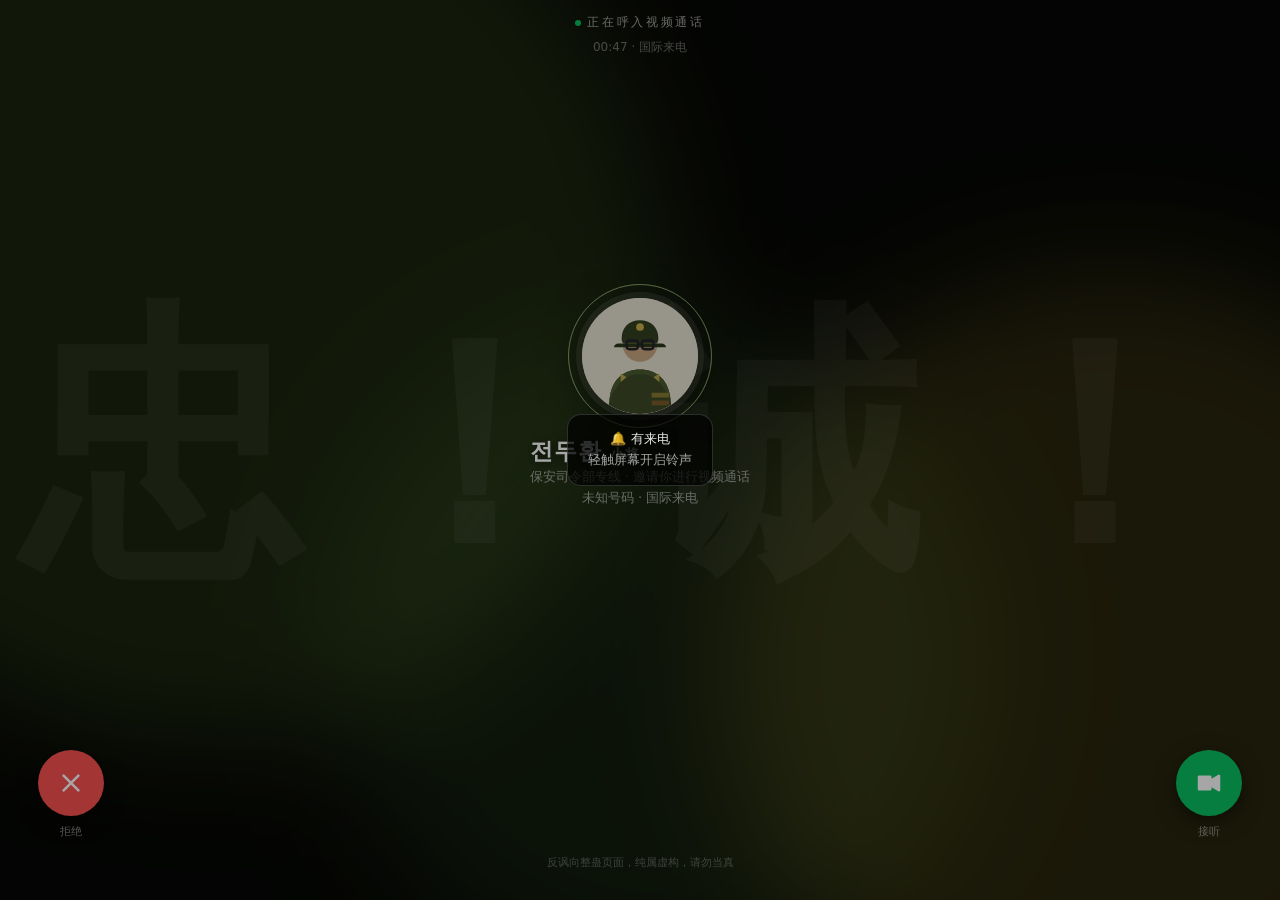
<file: kr-call/index.html>
<!DOCTYPE html>
<html lang="zh-CN">
<head>
<meta charset="utf-8">
<meta name="viewport" content="width=device-width,initial-scale=1,maximum-scale=1,minimum-scale=1,user-scalable=no,viewport-fit=cover">
<meta name="format-detection" content="telephone=no,email=no,address=no">
<meta name="theme-color" content="#0d1008">
<title>📞 来电｜全斗焕：你，忠诚吗？</title>
<meta property="og:title" content="📞 全斗焕来电：你，忠诚吗？">
<meta property="og:description" content="保安司令部专线，请接听。（反讽向整蛊页面）">
<meta property="og:type" content="website">
<style>
*{margin:0;padding:0;box-sizing:border-box;-webkit-tap-highlight-color:transparent}
html,body{height:100%;overflow:hidden;background:#000}
body{
  font-family:-apple-system,BlinkMacSystemFont,"PingFang SC","Helvetica Neue","Microsoft YaHei",system-ui,sans-serif;
  color:#fff;user-select:none;-webkit-user-select:none;-webkit-touch-callout:none;
}
#app{position:fixed;inset:0;overflow:hidden}
.view{position:absolute;inset:0;display:none;flex-direction:column}
.view.active{display:flex}

/* ============ 来电界面 ============ */
#incoming{align-items:center;justify-content:space-between;background:#080a06;overflow:hidden}
#incoming .blobs{position:absolute;inset:0;overflow:hidden;pointer-events:none}
.blob{position:absolute;border-radius:50%;filter:blur(58px);opacity:.5;mix-blend-mode:screen}
.b1{width:72vw;height:72vw;background:#4b6b23;top:-20vh;left:-20vw;animation:float1 11s ease-in-out infinite}
.b2{width:62vw;height:62vw;background:#7a6a1e;bottom:-18vh;right:-18vw;animation:float2 13s ease-in-out infinite}
.b3{width:52vw;height:52vw;background:#2c4a1e;top:36%;left:26%;animation:float1 9s ease-in-out infinite reverse}
@keyframes float1{0%,100%{transform:translate(0,0) scale(1)}50%{transform:translate(6vw,5vh) scale(1.15)}}
@keyframes float2{0%,100%{transform:translate(0,0) scale(1)}50%{transform:translate(-7vw,-6vh) scale(1.1)}}
#incoming::after{content:"";position:absolute;inset:0;background:rgba(0,0,0,.4)}
.camo-wm{position:absolute;inset:0;z-index:1;display:flex;align-items:center;justify-content:center;
  font-size:22vw;font-weight:900;color:rgba(255,255,255,.05);letter-spacing:.1em;pointer-events:none}

.top{position:relative;z-index:2;width:100%;padding:calc(env(safe-area-inset-top) + 14px) 20px 0;text-align:center}
.caller-label{font-size:12px;letter-spacing:.22em;color:rgba(255,255,255,.62)}
.caller-label .dot{display:inline-block;width:6px;height:6px;border-radius:50%;background:#07c160;margin-right:6px;animation:blink 1.2s infinite}
@keyframes blink{0%,100%{opacity:1}50%{opacity:.25}}
.caller-sub{margin-top:8px;font-size:12px;color:rgba(255,255,255,.4)}

.mid{position:relative;z-index:2;display:flex;flex-direction:column;align-items:center;gap:22px}
.avatar-wrap{position:relative}
.avatar{
  width:116px;height:116px;border-radius:50%;background:#e8e3d3;
  display:flex;align-items:center;justify-content:center;
  box-shadow:0 0 0 6px rgba(255,255,255,.09),0 12px 40px rgba(0,0,0,.55);
  animation:breathe 2.6s ease-in-out infinite;overflow:hidden;
}
@keyframes breathe{0%,100%{transform:scale(1)}50%{transform:scale(1.045)}}
.avatar svg{width:100%;height:100%}
.halo{position:absolute;inset:-14px;border-radius:50%;border:1px solid rgba(190,220,150,.4);animation:halo 2.2s ease-out infinite}
.halo.d2{animation-delay:1.1s}
@keyframes halo{0%{transform:scale(.85);opacity:.7}100%{transform:scale(1.35);opacity:0}}
.caller-name{font-size:23px;font-weight:600;letter-spacing:.04em;text-shadow:0 2px 12px rgba(0,0,0,.6)}
.caller-desc{font-size:13px;color:rgba(255,255,255,.58);text-align:center;line-height:1.6}

.bottom{position:relative;z-index:2;width:100%;padding:0 26px calc(env(safe-area-inset-bottom) + 30px)}
.acts{display:flex;justify-content:space-between;align-items:flex-end;padding:0 12px}
.act{display:flex;flex-direction:column;align-items:center;gap:8px;background:none;border:0;color:rgba(255,255,255,.5);font-size:11px;font-family:inherit}
.act .btn{width:66px;height:66px;border-radius:50%;display:flex;align-items:center;justify-content:center;
  box-shadow:0 6px 20px rgba(0,0,0,.5);transition:transform .12s}
.act:active .btn{transform:scale(.9)}
.act .btn.reject{background:#fa5151}
.act .btn.accept{background:#07c160}
.act .btn svg{width:30px;height:30px;fill:#fff}
.act.accept .btn{animation:pulse 1.5s ease-in-out infinite}
@keyframes pulse{0%,100%{box-shadow:0 0 0 0 rgba(7,193,96,.55)}50%{box-shadow:0 0 0 16px rgba(7,193,96,0)}}
.acts-tip{margin-top:16px;text-align:center;font-size:11px;color:rgba(255,255,255,.32)}

/* ============ 通话界面 ============ */
#calling{background:#000}
.stage{position:absolute;inset:0;overflow:hidden;
  background:radial-gradient(130% 80% at 50% 0%, #3c4a2c 0%, #1e2617 48%, #0a0d07 100%)}
.stage .flag{position:absolute;top:9%;right:8%;width:64px;opacity:.85;filter:drop-shadow(0 4px 8px rgba(0,0,0,.5))}
.stage .map{position:absolute;top:8%;left:7%;width:34%;height:24%;border:1px solid rgba(220,230,190,.25);
  background:repeating-linear-gradient(90deg,rgba(220,230,190,.07) 0 1px,transparent 1px 14px),
             repeating-linear-gradient(0deg,rgba(220,230,190,.07) 0 1px,transparent 1px 14px)}
.stage .desk{position:absolute;left:0;right:0;bottom:0;height:26%;
  background:linear-gradient(180deg,rgba(30,22,10,.5) 0%,rgba(12,10,6,.9) 100%)}
.stage .person{position:absolute;left:50%;bottom:14%;transform:translateX(-50%);
  width:66%;max-width:340px;animation:sway 6s ease-in-out infinite;
  filter:drop-shadow(0 18px 30px rgba(0,0,0,.65))}
@keyframes sway{0%,100%{transform:translateX(-50%) scale(1)}50%{transform:translateX(-50%) scale(1.02) rotate(.4deg)}}
.vignette{position:absolute;inset:0;background:radial-gradient(120% 90% at 50% 45%,transparent 38%,rgba(0,0,0,.7) 100%)}
.scanlines{position:absolute;inset:0;pointer-events:none;opacity:.5;
  background:repeating-linear-gradient(0deg,rgba(255,255,255,.035) 0 1px,transparent 1px 3px)}
.stage.glitch{animation:glitch .18s steps(2) infinite}
@keyframes glitch{0%{transform:translate(0,0)}25%{transform:translate(-4px,2px)}50%{transform:translate(3px,-2px)}75%{transform:translate(-2px,-1px)}100%{transform:translate(0,0)}}
.stage.glitch .person{filter:blur(1.2px) contrast(1.3)}
.stage.badnet .person{filter:blur(4px)}
.mosaic{position:absolute;inset:0;opacity:0;pointer-events:none;
  background:repeating-conic-gradient(rgba(255,255,255,.10) 0% 25%, rgba(0,0,0,.18) 0% 50%) 0 0/14px 14px}
.stage.badnet .mosaic{opacity:1}
.flash{position:absolute;inset:0;background:#fff;opacity:0;pointer-events:none;z-index:5}

.call-top{position:relative;z-index:3;padding:calc(env(safe-area-inset-top) + 12px) 16px 0;
  display:flex;align-items:center;gap:10px;text-shadow:0 1px 6px rgba(0,0,0,.6)}
.call-top .back{width:34px;height:34px;display:flex;align-items:center;justify-content:center}
.call-top .who{flex:1;text-align:center;font-size:15px;font-weight:600}
.call-top .timer{font-size:12px;color:rgba(255,255,255,.7);min-width:52px;text-align:right;font-variant-numeric:tabular-nums}
.net-tag{position:relative;z-index:3;align-self:center;margin-top:8px;font-size:11px;color:rgba(255,255,255,.62);
  background:rgba(0,0,0,.34);padding:4px 10px;border-radius:20px}
.net-tag.bad{color:#ffb02e}

/* 忠诚互动面板 */
.ask{position:relative;z-index:4;display:none;flex-direction:column;align-items:center;gap:14px;padding:0 24px}
.ask.on{display:flex}
.ask-tip{font-size:12px;color:rgba(255,255,255,.7);letter-spacing:.06em}
.shout{
  width:150px;height:150px;border-radius:50%;border:3px solid rgba(220,240,180,.55);
  background:radial-gradient(circle at 50% 35%, #6f8f3a 0%, #33421d 70%);
  display:flex;align-items:center;justify-content:center;
  font-size:34px;font-weight:900;color:#fff;letter-spacing:.06em;
  box-shadow:0 10px 30px rgba(0,0,0,.55);transition:transform .1s;text-shadow:0 2px 8px rgba(0,0,0,.6);
}
.shout.press{transform:scale(.92);background:radial-gradient(circle at 50% 35%, #9dc45a 0%, #44591f 70%)}
.loyalty{width:100%;max-width:280px}
.loyalty .bar{height:12px;border-radius:8px;background:rgba(255,255,255,.14);overflow:hidden;
  border:1px solid rgba(255,255,255,.18)}
.loyalty .fill{height:100%;width:0%;border-radius:8px;
  background:linear-gradient(90deg,#7a8f3a,#c9d94f);transition:width .12s linear}
.loyalty .txt{display:flex;justify-content:space-between;margin-top:6px;font-size:11px;color:rgba(255,255,255,.62)}
.loyalty .txt b{color:#d8e88a;font-weight:700;font-variant-numeric:tabular-nums}

/* 弹幕 */
.danmu{position:absolute;inset:0;z-index:6;pointer-events:none;overflow:hidden}
.danmu span{position:absolute;font-size:20px;font-weight:800;color:#eaffb0;text-shadow:0 2px 10px rgba(0,0,0,.8);
  white-space:nowrap;animation:dm 2.4s linear forwards}
@keyframes dm{0%{transform:translateY(0) scale(.7);opacity:0}
  15%{opacity:1;transform:translateY(-20px) scale(1.1)}
  100%{transform:translateY(-190px) scale(1);opacity:0}}

.subtitle-box{position:relative;z-index:4;margin:14px 18px 0;min-height:74px;display:flex;flex-direction:column;justify-content:flex-end;gap:6px}
.line{font-size:16px;line-height:1.5;text-align:center;text-shadow:0 2px 8px rgba(0,0,0,.9)}
.line .who-tag{display:block;font-size:11px;margin-bottom:4px;opacity:.65}
.line.me{color:#8fe3b0}
.line.shouty{color:#ffd479;font-weight:700}
.wave{display:flex;gap:3px;justify-content:center;height:14px;align-items:flex-end;opacity:0}
.wave.on{opacity:.9}
.wave i{width:3px;background:#fff;border-radius:2px;height:4px;animation:wv .6s ease-in-out infinite}
.wave i:nth-child(2){animation-delay:.1s}.wave i:nth-child(3){animation-delay:.2s}
.wave i:nth-child(4){animation-delay:.3s}.wave i:nth-child(5){animation-delay:.15s}
@keyframes wv{0%,100%{height:4px}50%{height:13px}}

.call-bottom{position:relative;z-index:4;margin-top:auto;padding:0 20px calc(env(safe-area-inset-bottom) + 26px)}
.ctrl{display:flex;justify-content:space-around;align-items:center}
.ctrl button{width:56px;height:56px;border-radius:50%;border:0;background:rgba(255,255,255,.14);
  display:flex;align-items:center;justify-content:center}
.ctrl button svg{width:26px;height:26px;fill:#fff}
.ctrl button.hang{background:#fa5151;width:64px;height:64px}
.ctrl button.hang svg{width:30px;height:30px}
.ctrl button.off{background:rgba(255,255,255,.34)}
.self-view{position:absolute;right:14px;bottom:calc(env(safe-area-inset-bottom) + 100px);
  width:88px;height:124px;border-radius:10px;overflow:hidden;background:#101410;
  border:1px solid rgba(255,255,255,.14);z-index:5;box-shadow:0 8px 24px rgba(0,0,0,.5)}
.self-view video{width:100%;height:100%;object-fit:cover;transform:scaleX(-1)}
.self-view .ph{position:absolute;inset:0;display:flex;flex-direction:column;align-items:center;justify-content:center;
  gap:6px;font-size:10px;color:rgba(255,255,255,.45);text-align:center;padding:6px}
.self-view .ph svg{width:24px;height:24px;fill:rgba(255,255,255,.35)}

/* ============ 结束页 ============ */
#ended{align-items:center;justify-content:center;background:#080a06;padding:24px;text-align:center;overflow-y:auto}
#ended .card{width:100%;max-width:340px;padding:10px 0}
#ended .e-icon{width:64px;height:64px;margin:0 auto 16px;border-radius:50%;background:rgba(250,81,81,.16);
  display:flex;align-items:center;justify-content:center}
#ended .e-icon svg{width:30px;height:30px;fill:#fa5151}
#ended h1{font-size:20px;font-weight:600;margin-bottom:10px}
#ended .meta{font-size:12px;color:rgba(255,255,255,.45);margin-bottom:18px}
.report{background:rgba(255,255,255,.06);border:1px solid rgba(255,255,255,.1);border-radius:14px;padding:16px;text-align:left}
.report .r-title{font-size:11px;color:rgba(255,255,255,.45);letter-spacing:.1em;margin-bottom:10px}
.report .score{display:flex;align-items:baseline;gap:8px;margin-bottom:10px}
.report .score .num{font-size:34px;font-weight:900;color:#d8e88a;line-height:1}
.report .score .unit{font-size:14px;color:rgba(255,255,255,.6)}
.report .rbar{height:10px;border-radius:6px;background:rgba(255,255,255,.14);overflow:hidden}
.report .rbar i{display:block;height:100%;background:linear-gradient(90deg,#7a8f3a,#c9d94f)}
.report .rrow{margin-top:10px;font-size:13px;color:rgba(255,255,255,.85);line-height:1.7}
.reveal{margin-top:14px;background:rgba(255,255,255,.06);border:1px solid rgba(255,255,255,.1);
  border-radius:14px;padding:16px;text-align:left;font-size:14px;line-height:1.75;color:rgba(255,255,255,.9)}
.reveal .r-title{font-size:11px;color:rgba(255,255,255,.45);letter-spacing:.1em;margin-bottom:8px}
.reveal .r-big{color:#ffd479;font-weight:600}
.disclaim{margin-top:14px;font-size:11px;color:rgba(255,255,255,.32);line-height:1.6}
.share-box{margin-top:22px;display:flex;gap:8px}
.share-box input{flex:1;height:44px;border-radius:10px;border:1px solid rgba(255,255,255,.14);
  background:rgba(255,255,255,.06);color:#fff;padding:0 12px;font-size:14px;font-family:inherit;outline:none}
.share-box input::placeholder{color:rgba(255,255,255,.35)}
.btns{margin-top:16px;display:flex;flex-direction:column;gap:10px}
.btns button{height:46px;border-radius:12px;border:0;font-size:15px;font-family:inherit;font-weight:600}
.btn-primary{background:#07c160;color:#fff}
.btn-ghost{background:rgba(255,255,255,.1);color:rgba(255,255,255,.85)}
.btns button:active{opacity:.8}

/* ============ 提示层 ============ */
#tapHint{position:fixed;inset:0;z-index:99;display:none;align-items:center;justify-content:center;background:rgba(0,0,0,.35)}
#tapHint.on{display:flex}
#tapHint .t{background:rgba(0,0,0,.72);border:1px solid rgba(255,255,255,.16);border-radius:14px;
  padding:14px 20px;font-size:13px;color:rgba(255,255,255,.9);text-align:center;line-height:1.6}
.toast{position:fixed;left:50%;top:14%;transform:translateX(-50%);z-index:100;background:rgba(0,0,0,.72);
  border-radius:10px;padding:10px 16px;font-size:13px;color:#fff;opacity:0;transition:opacity .25s;
  pointer-events:none;text-align:center;max-width:80%}
.toast.on{opacity:1}
</style>
</head>
<body>
<div id="app">

  <!-- 来电 -->
  <section id="incoming" class="view active">
    <div class="blobs"><i class="blob b1"></i><i class="blob b2"></i><i class="blob b3"></i></div>
    <div class="camo-wm">忠！诚！</div>
    <div class="top">
      <div class="caller-label"><span class="dot"></span>正在呼入视频通话</div>
      <div class="caller-sub" id="incomingTime"></div>
    </div>
    <div class="mid">
      <div class="avatar-wrap">
        <span class="halo"></span><span class="halo d2"></span>
        <div class="avatar">
          <svg viewBox="0 0 120 120" aria-hidden="true">
            <defs><clipPath id="cp"><circle cx="60" cy="60" r="60"/></clipPath></defs>
            <g clip-path="url(#cp)">
              <rect width="120" height="120" fill="#e8e3d3"/>
              <path d="M60 74c-17 0-28 10-31 27l-3 21h68l-3-21c-3-17-14-27-31-27z" fill="#3d4a28"/>
              <path d="M60 74c-17 0-28 10-31 27l-1 6c9-20 17-28 32-28s23 8 32 28l-1-6c-3-17-14-27-31-27z" fill="#4a5a30"/>
              <path d="M40 78l6 4-6 5zM80 78l-6 4 6 5z" fill="#b9a84a"/>
              <rect x="72" y="98" width="18" height="5" rx="1" fill="#8a7c33"/>
              <rect x="72" y="106" width="18" height="5" rx="1" fill="#7a5a2a"/>
              <circle cx="60" cy="48" r="18" fill="#c9a882"/>
              <path d="M41 42c0-12 8-19 19-19s19 7 19 19c0 3-1 5-3 5H44c-2 0-3-2-3-5z" fill="#33401f"/>
              <path d="M38 47h44c3 0 5 2 5 4H33c0-2 2-4 5-4z" fill="#2a351a"/>
              <circle cx="60" cy="30" r="4" fill="#c8b04a"/>
              <g fill="none" stroke="#20242a" stroke-width="2.4">
                <rect x="46" y="44" width="12" height="9" rx="3"/>
                <rect x="62" y="44" width="12" height="9" rx="3"/>
                <path d="M58 48h4"/>
              </g>
            </g>
          </svg>
        </div>
      </div>
      <div>
        <div class="caller-name">전두환 <span style="font-size:14px;opacity:.7">小将</span></div>
        <div class="caller-desc">保安司令部专线 · 邀请你进行视频通话<br><span id="calleeTag"></span></div>
      </div>
    </div>
    <div class="bottom">
      <div class="acts">
        <button class="act" id="btnReject">
          <span class="btn reject">
            <svg viewBox="0 0 24 24"><path d="M6.2 4.8L4.8 6.2 10.6 12l-5.8 5.8 1.4 1.4L12 13.4l5.8 5.8 1.4-1.4L13.4 12l5.8-5.8-1.4-1.4L12 10.6z"/></svg>
          </span>
          <span>拒绝</span>
        </button>
        <button class="act accept" id="btnAccept">
          <span class="btn accept">
            <svg viewBox="0 0 24 24"><path d="M4 6h9a1 1 0 0 1 1 1v1.6l5.4-3.2A1 1 0 0 1 21 6.3v11.4a1 1 0 0 1-1.6.8L14 15.4V17a1 1 0 0 1-1 1H4a1 1 0 0 1-1-1V7a1 1 0 0 1 1-1z"/></svg>
          </span>
          <span>接听</span>
        </button>
      </div>
      <div class="acts-tip">反讽向整蛊页面，纯属虚构，请勿当真</div>
    </div>
  </section>

  <!-- 通话中 -->
  <section id="calling" class="view">
    <div class="stage" id="stage">
      <div class="map"></div>
      <svg class="flag" viewBox="0 0 90 60" aria-hidden="true">
        <rect width="90" height="60" fill="#f2f4f7"/>
        <g transform="translate(45,30) scale(0.62)">
          <path d="M0,-24 A24,24 0 0,1 0,24 A12,12 0 0,1 0,0 A12,12 0 0,0 0,-24 Z" fill="#cd2e3a"/>
          <path d="M0,24 A24,24 0 0,1 0,-24 A12,12 0 0,1 0,0 A12,12 0 0,0 0,24 Z" fill="#0047a0"/>
          <circle cx="0" cy="-11" r="3.6" fill="#0047a0"/>
          <circle cx="0" cy="11" r="3.6" fill="#cd2e3a"/>
        </g>
        <g fill="#111" transform="translate(10,8)">
          <rect width="18" height="3"/><rect y="6" width="18" height="3"/><rect y="12" width="18" height="3"/>
        </g>
        <g fill="#111" transform="translate(62,8)">
          <rect width="18" height="3"/><rect y="6" width="18" height="3"/><rect y="12" width="18" height="3"/>
        </g>
      </svg>
      <div class="desk"></div>
      <svg class="person" viewBox="0 0 200 220" aria-hidden="true">
        <ellipse cx="100" cy="212" rx="72" ry="10" fill="rgba(0,0,0,.35)"/>
        <path d="M100 92c-31 0-52 19-58 54l-6 46h128l-6-46c-6-35-27-54-58-54z" fill="#3a4726"/>
        <path d="M100 92c-31 0-52 19-58 54l-2 16c9-27 29-42 60-42s51 15 60 42l-2-16c-6-35-27-54-58-54z" fill="#475733"/>
        <path d="M62 100l14 6-10 18zM138 100l-14 6 10 18z" fill="#c3b155"/>
        <rect x="112" y="132" width="26" height="7" rx="1" fill="#9a8b3f"/>
        <rect x="112" y="143" width="26" height="7" rx="1" fill="#7a5a2a"/>
        <circle cx="100" cy="60" r="34" fill="#b99770"/>
        <path d="M66 56c0-20 15-31 34-31s34 11 34 31c0 4-1 7-4 7H70c-3 0-4-3-4-7z" fill="#2f3c1d"/>
        <path d="M60 62h80c5 0 8 3 8 7H52c0-4 3-7 8-7z" fill="#26311a"/>
        <circle cx="100" cy="36" r="7" fill="#c8b04a"/>
        <g fill="none" stroke="#20242a" stroke-width="3">
          <rect x="76" y="60" width="20" height="14" rx="4"/>
          <rect x="104" y="60" width="20" height="14" rx="4"/>
          <path d="M96 67h8"/>
        </g>
      </svg>
      <div class="vignette"></div><div class="mosaic"></div><div class="scanlines"></div>
      <div class="flash" id="flash"></div>
      <div class="danmu" id="danmu"></div>
    </div>

    <div class="call-top">
      <div class="back">
        <svg viewBox="0 0 24 24" width="20" height="20" fill="rgba(255,255,255,.85)"><path d="M15.4 4.6L8 12l7.4 7.4 1.4-1.4L10.8 12l6-6z"/></svg>
      </div>
      <div class="who">전두환 小将</div>
      <div class="timer" id="callTimer">00:00</div>
    </div>
    <div class="net-tag" id="netTag">🇰🇷 首尔 · 保安司令部专线</div>

    <div style="flex:1"></div>

    <div class="ask" id="ask">
      <div class="ask-tip" id="askTip">按住按钮，把忠诚喊出来</div>
      <div class="shout" id="btnShout">忠！诚！</div>
      <div class="loyalty">
        <div class="bar"><div class="fill" id="loyFill"></div></div>
        <div class="txt"><span>忠诚度</span><b id="loyNum">0%</b></div>
      </div>
    </div>

    <div class="subtitle-box">
      <div class="wave" id="wave"><i></i><i></i><i></i><i></i><i></i></div>
      <div class="line" id="subLine"></div>
    </div>

    <div class="self-view" id="selfView">
      <video id="selfVideo" playsinline autoplay muted></video>
      <div class="ph" id="selfPh">
        <svg viewBox="0 0 24 24"><path d="M4 6h9a1 1 0 0 1 1 1v1.6l5.4-3.2A1 1 0 0 1 21 6.3v11.4a1 1 0 0 1-1.6.8L14 15.4V17a1 1 0 0 1-1 1H4a1 1 0 0 1-1-1V7a1 1 0 0 1 1-1z"/></svg>
        <span>你的摄像头<br>未开启</span>
      </div>
    </div>

    <div class="call-bottom">
      <div class="ctrl">
        <button id="btnMute" title="静音">
          <svg viewBox="0 0 24 24"><path d="M12 15a3 3 0 0 0 3-3V6a3 3 0 0 0-6 0v6a3 3 0 0 0 3 3zm5-3a5 5 0 0 1-10 0H5a7 7 0 0 0 6 6.9V21h2v-2.1A7 7 0 0 0 19 12z"/></svg>
        </button>
        <button id="btnHang" class="hang">
          <svg viewBox="0 0 24 24"><path d="M6.62 10.79c1.44 2.83 3.76 5.14 6.59 6.59l2.2-2.2c.27-.27.67-.36 1.02-.24 1.12.37 2.33.57 3.57.57.55 0 1 .45 1 1V20c0 .55-.45 1-1 1-9.39 0-17-7.61-17-17 0-.55.45-1 1-1h3.5c.55 0 1 .45 1 1 0 1.25.2 2.45.57 3.57.11.35.03.74-.25 1.02l-2.2 2.2z" transform="rotate(135 12 12)"/></svg>
        </button>
        <button id="btnSpeaker" title="免提">
          <svg viewBox="0 0 24 24"><path d="M5 9v6h4l5 5V4L9 9H5zm12.5 3a4.5 4.5 0 0 0-2.5-4v8a4.5 4.5 0 0 0 2.5-4z"/></svg>
        </button>
      </div>
    </div>
  </section>

  <!-- 结束 -->
  <section id="ended" class="view">
    <div class="card">
      <div class="e-icon">
        <svg viewBox="0 0 24 24"><path d="M4.8 4.8L2.4 7.2 9.6 14.4 6 18l2.4 2.4 3.6-3.6 7.2 7.2 2.4-2.4z"/></svg>
      </div>
      <h1 id="endTitle">通话已结束</h1>
      <div class="meta" id="endMeta">通话时长 00:00</div>
      <div class="report">
        <div class="r-title">忠 诚 度 报 告</div>
        <div class="score"><span class="num" id="repNum">0%</span><span class="unit" id="repRank">评级：—</span></div>
        <div class="rbar"><i id="repBar"></i></div>
        <div class="rrow" id="repRow"></div>
      </div>
      <div class="reveal" id="endReveal"></div>
      <div class="disclaim">本页面为反讽向娱乐整蛊，纯属虚构，与任何真实人物、机构无关，请勿当真。</div>
      <div class="share-box">
        <input id="friendName" type="text" placeholder="输入下一个同志的名字" maxlength="12">
        <button class="btn-primary" style="height:44px;border-radius:10px;padding:0 14px" id="btnGen">转给他</button>
      </div>
      <div class="btns">
        <button class="btn-primary" id="btnAgain">再接一次</button>
        <button class="btn-ghost" id="btnCopySelf">复制本页面链接</button>
      </div>
    </div>
  </section>

  <div id="tapHint"><div class="t">🔔 有来电<br><span style="opacity:.7">轻触屏幕开启铃声</span></div></div>
  <div class="toast" id="toast"></div>
</div>

<script>
(function(){
  "use strict";

  /* ---------- 参数 ---------- */
  function getParam(key){
    var m = location.search.match(new RegExp('[?&]' + key + '=([^&]*)'));
    return m ? decodeURIComponent(m[1]) : '';
  }
  var rawName = getParam('n').trim();
  var NAME = rawName.replace(/[<>"'&]/g, '').slice(0, 12) || '同志';
  document.getElementById('calleeTag').textContent = rawName ? ('呼叫：' + NAME + ' 同志') : '未知号码 · 国际来电';

  var $ = function(id){ return document.getElementById(id); };
  var views = { incoming: $('incoming'), calling: $('calling'), ended: $('ended') };
  function show(name){
    for (var k in views){
      if (k === name) views[k].classList.add('active');
      else views[k].classList.remove('active');
    }
  }

  var d = new Date();
  $('incomingTime').textContent = ('0' + d.getHours()).slice(-2) + ':' + ('0' + d.getMinutes()).slice(-2) + ' · 国际来电';

  /* ---------- 音频 ---------- */
  var ctx = null, master = null, noiseBuf = null;
  function ensureAudio(){
    if (!ctx){
      var AC = window.AudioContext || window.webkitAudioContext;
      if (!AC) return false;
      ctx = new AC();
      master = ctx.createGain();
      master.gain.value = 0.55;
      master.connect(ctx.destination);
    }
    if (ctx.state === 'suspended'){ try { ctx.resume(); } catch(e){} }
    return ctx.state === 'running';
  }
  function noise(){
    if (noiseBuf) return noiseBuf;
    var len = Math.floor(ctx.sampleRate * 0.6);
    noiseBuf = ctx.createBuffer(1, len, ctx.sampleRate);
    var ch = noiseBuf.getChannelData(0);
    for (var i = 0; i < len; i++) ch[i] = Math.random() * 2 - 1;
    return noiseBuf;
  }
  function tone(freq, dur, type, gain, when){
    if (!ctx) return;
    var t = (when == null) ? ctx.currentTime : when;
    var o = ctx.createOscillator(), g = ctx.createGain();
    o.type = type || 'sine';
    o.frequency.setValueAtTime(freq, t);
    g.gain.setValueAtTime(0.0001, t);
    g.gain.linearRampToValueAtTime(gain, t + 0.012);
    g.gain.setTargetAtTime(0.0001, t + dur * 0.55, dur * 0.3);
    o.connect(g); g.connect(master);
    o.start(t); o.stop(t + dur + 0.5);
  }
  function connectTone(){
    if (!ensureAudio()) return;
    var b = ctx.currentTime + 0.05;
    tone(523.25, 0.12, 'sine', 0.22, b);
    tone(659.25, 0.12, 'sine', 0.22, b + 0.11);
    tone(783.99, 0.22, 'sine', 0.20, b + 0.22);
  }
  function hangupTone(){
    if (!ensureAudio()) return;
    var b = ctx.currentTime + 0.02;
    tone(659.25, 0.14, 'sine', 0.20, b);
    tone(523.25, 0.14, 'sine', 0.20, b + 0.13);
    tone(392.00, 0.30, 'sine', 0.16, b + 0.26);
  }
  function mumble(dur){
    if (!ctx || ctx.state !== 'running') return;
    var n = Math.max(1, Math.round(dur / 0.19));
    for (var i = 0; i < n; i++){
      var t = ctx.currentTime + 0.05 + i * 0.19;
      var o = ctx.createOscillator(), bp = ctx.createBiquadFilter(), g = ctx.createGain();
      o.type = 'sawtooth';
      o.frequency.setValueAtTime(105 + Math.random() * 55, t);
      o.frequency.linearRampToValueAtTime(88 + Math.random() * 35, t + 0.14);
      bp.type = 'bandpass'; bp.frequency.value = 520 + Math.random() * 340; bp.Q.value = 1.1;
      g.gain.setValueAtTime(0.0001, t);
      g.gain.linearRampToValueAtTime(0.045, t + 0.03);
      g.gain.linearRampToValueAtTime(0.0001, t + 0.16);
      o.connect(bp); bp.connect(g); g.connect(master);
      o.start(t); o.stop(t + 0.18);
    }
  }
  // 「충성!」齐声吼：两音节 + 三人叠音
  var SYLL = [
    { t: 0.00, d: 0.34, f0: 132, f1: 540, f2: 1180 },
    { t: 0.42, d: 0.55, f0: 122, f1: 430, f2: 1020 }
  ];
  function shout(vol){
    if (!ctx || ctx.state !== 'running') return;
    var base = ctx.currentTime + 0.02;
    var voices = [{ det: -7, dly: 0.00, g: 0.9 }, { det: 0, dly: 0.03, g: 1.0 }, { det: 8, dly: 0.07, g: 0.85 }];
    for (var v = 0; v < voices.length; v++){
      var vo = voices[v];
      for (var s = 0; s < SYLL.length; s++){
        var sy = SYLL[s], t = base + sy.t + vo.dly;
        var f0 = sy.f0 * (1 + vo.det / 100);
        var o = ctx.createOscillator(); o.type = 'sawtooth';
        o.frequency.setValueAtTime(f0, t);
        o.frequency.linearRampToValueAtTime(f0 * 0.9, t + sy.d);
        var bp1 = ctx.createBiquadFilter(); bp1.type = 'bandpass'; bp1.frequency.value = sy.f1; bp1.Q.value = 5;
        var pk = ctx.createBiquadFilter(); pk.type = 'peaking'; pk.frequency.value = sy.f2; pk.Q.value = 4; pk.gain.value = 8;
        var g = ctx.createGain();
        var amp = 0.17 * vol * vo.g;
        g.gain.setValueAtTime(0.0001, t);
        g.gain.linearRampToValueAtTime(amp, t + 0.05);
        g.gain.setValueAtTime(amp, t + sy.d * 0.62);
        g.gain.setTargetAtTime(0.0001, t + sy.d * 0.78, 0.11);
        var ns = ctx.createBufferSource(); ns.buffer = noise();
        var nf = ctx.createBiquadFilter(); nf.type = 'bandpass'; nf.frequency.value = 1900; nf.Q.value = 0.8;
        var ng = ctx.createGain();
        ng.gain.setValueAtTime(0.3 * vol, t);
        ng.gain.setTargetAtTime(0.0001, t + 0.09, 0.05);
        o.connect(bp1); bp1.connect(pk); pk.connect(g); g.connect(master);
        ns.connect(nf); nf.connect(ng); ng.connect(g);
        o.start(t); o.stop(t + sy.d + 0.35);
        ns.start(t); ns.stop(t + 0.35);
      }
    }
  }

  // 微信风来电铃声
  var RING_PERIOD = 1.72;
  var RING_SEQ = [
    { off: 0.00, f: 659.25, d: 0.15 }, { off: 0.18, f: 783.99, d: 0.15 },
    { off: 0.64, f: 659.25, d: 0.15 }, { off: 0.82, f: 783.99, d: 0.15 }
  ];
  var ringing = false, ringTimer = null, nextRingAt = 0, vibTimer = null;
  function scheduleRing(){
    if (!ringing || !ctx) return;
    var now = ctx.currentTime;
    if (nextRingAt < now) nextRingAt = now + 0.05;
    while (nextRingAt < now + 1.0){
      for (var i = 0; i < RING_SEQ.length; i++){
        var s = RING_SEQ[i], b = nextRingAt + s.off;
        tone(s.f, s.d, 'triangle', 0.20, b);
        tone(s.f * 2, s.d, 'sine', 0.045, b + 0.02);
        tone(s.f, s.d * 0.8, 'sine', 0.06, b + 0.05);
      }
      nextRingAt += RING_PERIOD;
    }
    ringTimer = setTimeout(scheduleRing, 400);
  }
  function startRing(){
    if (!ensureAudio()) return false;
    ringing = true;
    nextRingAt = ctx.currentTime + 0.05;
    scheduleRing();
    if (navigator.vibrate && !vibTimer){
      var vib = function(){ navigator.vibrate([700, 350, 700, 900]); };
      vib(); vibTimer = setInterval(vib, 2650);
    }
    return true;
  }
  function stopRing(){
    ringing = false;
    if (ringTimer){ clearTimeout(ringTimer); ringTimer = null; }
    if (vibTimer){ clearInterval(vibTimer); vibTimer = null; }
    if (navigator.vibrate) try { navigator.vibrate(0); } catch(e){}
  }

  var hint = $('tapHint');
  function tryAutoStart(){
    if (ringing) return;
    if (startRing()) hint.classList.remove('on');
    else hint.classList.add('on');
  }
  hint.addEventListener('click', function(){
    hint.classList.remove('on');
    if (!ringing) startRing();
  });
  document.addEventListener('touchstart', function once(){
    hint.classList.remove('on');
    if (!ringing) startRing();
    document.removeEventListener('touchstart', once);
  }, { passive: true });
  window.addEventListener('load', tryAutoStart);
  tryAutoStart();

  /* ---------- 字幕 ---------- */
  var timers = [], typeTimers = [], callSec = 0, callTick = null, muted = false, rejected = 0;
  function clearTimers(){
    for (var i = 0; i < timers.length; i++) clearTimeout(timers[i]);
    for (var j = 0; j < typeTimers.length; j++) clearInterval(typeTimers[j]);
    timers = []; typeTimers = [];
  }
  function later(fn, ms){ timers.push(setTimeout(fn, ms)); }

  var subLine = $('subLine'), wave = $('wave');
  function say(who, text, dur, shouty){
    var tag = who === 'me' ? '你' : '阁下';
    subLine.className = 'line' + (who === 'me' ? ' me' : '') + (shouty ? ' shouty' : '');
    subLine.innerHTML = '';
    var t = document.createElement('span');
    t.className = 'who-tag'; t.textContent = tag;
    var b = document.createElement('span');
    subLine.appendChild(t); subLine.appendChild(b);
    var i = 0, step = Math.max(26, Math.min(70, dur * 1000 / Math.max(6, text.length)));
    var ti = setInterval(function(){
      b.textContent = text.slice(0, ++i);
      if (i >= text.length) clearInterval(ti);
    }, step);
    typeTimers.push(ti);
    wave.classList.add('on');
    if (!muted && who !== 'me') mumble(dur * (shouty ? 1.05 : 0.85));
    later(function(){ wave.classList.remove('on'); }, dur * 1000);
  }

  var netTag = $('netTag'), stage = $('stage');
  function glitch(ms, bad){
    stage.classList.add(bad ? 'badnet' : 'glitch');
    netTag.classList.add('bad');
    netTag.textContent = bad ? '⚠️ 网络连接不稳定…' : '⚠️ 画面卡顿中…';
    later(function(){
      stage.classList.remove('glitch', 'badnet');
      netTag.classList.remove('bad');
      netTag.textContent = '🇰🇷 首尔 · 保安司令部专线';
    }, ms);
  }

  function startTimer(){
    callSec = 0;
    $('callTimer').textContent = '00:00';
    callTick = setInterval(function(){
      callSec++;
      $('callTimer').textContent = ('0' + Math.floor(callSec / 60)).slice(-2) + ':' + ('0' + (callSec % 60)).slice(-2);
    }, 1000);
  }
  function fmtSec(){ return ('0' + Math.floor(callSec / 60)).slice(-2) + ':' + ('0' + (callSec % 60)).slice(-2); }

  /* ---------- 弹幕 / 闪白 ---------- */
  var danmu = $('danmu'), flash = $('flash');
  function flyDanmu(){
    var texts = ['충성!', '忠诚!', '충성!', '忠!诚!', '충성!!'];
    for (var i = 0; i < 2; i++){
      var s = document.createElement('span');
      s.textContent = texts[Math.floor(Math.random() * texts.length)];
      s.style.left = (8 + Math.random() * 64) + '%';
      s.style.bottom = (18 + Math.random() * 26) + '%';
      s.style.fontSize = (16 + Math.random() * 12) + 'px';
      danmu.appendChild(s);
      (function(el){ setTimeout(function(){ if (el.parentNode) el.parentNode.removeChild(el); }, 2500); })(s);
    }
  }
  function bang(){
    flash.style.opacity = '0.5';
    setTimeout(function(){ flash.style.opacity = '0'; }, 90);
  }

  /* ---------- 忠诚互动 ---------- */
  var ask = $('ask'), btnShout = $('btnShout'), loyFill = $('loyFill'), loyNum = $('loyNum');
  var loy = 0, holding = false, pressStart = 0, shoutLoop = null, loyRaf = null, urge = 0, phase = 'idle';

  function setLoy(v){
    loy = Math.max(0, Math.min(100, v));
    loyFill.style.width = loy + '%';
    loyNum.textContent = Math.floor(loy) + '%';
  }
  function pressBegin(e){
    if (phase !== 'ask') return;
    if (e && e.cancelable) e.preventDefault();
    if (holding) return;
    holding = true;
    pressStart = Date.now();
    btnShout.classList.add('press');
    if (navigator.vibrate) try { navigator.vibrate(1200); } catch(err){}
    shout(0.75); flyDanmu(); bang();
    clearInterval(shoutLoop);
    shoutLoop = setInterval(function(){
      var long = (Date.now() - pressStart) / 1000;
      shout(Math.min(1, 0.75 + long * 0.12));
      flyDanmu();
      if (Math.random() < 0.4) bang();
    }, 1150);
  }
  function pressEnd(){
    if (!holding) return;
    holding = false;
    btnShout.classList.remove('press');
    clearInterval(shoutLoop); shoutLoop = null;
    if (navigator.vibrate) try { navigator.vibrate(0); } catch(err){}
  }
  btnShout.addEventListener('touchstart', pressBegin, { passive: false });
  btnShout.addEventListener('touchend', pressEnd);
  btnShout.addEventListener('touchcancel', pressEnd);
  btnShout.addEventListener('mousedown', pressBegin);
  window.addEventListener('mouseup', pressEnd);
  window.addEventListener('touchmove', function(){ if (holding) pressEnd(); }, { passive: true });

  function loyaltyTick(){
    if (phase !== 'ask'){ loyRaf = null; return; }
    if (holding) setLoy(loy + 17 * 0.05);
    else setLoy(loy - 5.5 * 0.05);
    if (loy >= 100){ loyRaf = null; passLoyalty(); return; }
    loyRaf = setTimeout(loyaltyTick, 50);
  }

  var URGES = [
    '我听不见！大点声！',
    '你午饭是不是没吃？再来一次！',
    '隔壁班的都比你喊得响！'
  ];
  function urgeAgain(){
    if (phase !== 'ask') return;
    if (urge < URGES.length){
      say('other', URGES[urge], 1.8, true);
      urge++;
      later(urgeAgain, 3400);
    } else {
      failLoyalty();
    }
  }

  function startAsk(){
    phase = 'ask';
    ask.classList.add('on');
    setLoy(0);
    say('other', '你——忠诚吗？', 1.8, true);
    later(urgeAgain, 3600);
    if (loyRaf) clearTimeout(loyRaf);
    loyRaf = setTimeout(loyaltyTick, 50);
  }

  function passLoyalty(){
    phase = 'after';
    pressEnd();
    ask.classList.remove('on');
    for (var i = 0; i < 6; i++) flyDanmu();
    bang();
    later(function(){ say('other', '很好。很好。', 1.6); }, 400);
    later(function(){ say('other', '从今天起，你是一心会第 128 号会员。', 2.6); }, 2300);
    later(function(){ say('other', '还有最后一件事……', 1.8); }, 5200);
    later(function(){ glitch(2000); subLine.textContent = ''; }, 7000);
    later(function(){ say('other', '……等等，你是中国移动号？', 2.2); }, 7600);
    later(function(){ say('other', '……那没事了。', 1.6); }, 10000);
    later(function(){ endCall('pass'); }, 11800);
  }

  function failLoyalty(){
    phase = 'after';
    pressEnd();
    ask.classList.remove('on');
    later(function(){ say('other', '算了。你不忠诚。', 1.8); }, 200);
    later(function(){ endCall('fail'); }, 2200);
  }

  /* ---------- 摄像头 ---------- */
  function openSelfCam(){
    var v = $('selfVideo');
    if (!navigator.mediaDevices || !navigator.mediaDevices.getUserMedia) return;
    navigator.mediaDevices.getUserMedia({ video: { facingMode: 'user' }, audio: false })
      .then(function(stream){ v.srcObject = stream; $('selfPh').style.display = 'none'; })
      .catch(function(){});
  }

  /* ---------- 通话 ---------- */
  function accept(){
    stopRing();
    ensureAudio();
    connectTone();
    show('calling');
    startTimer();
    openSelfCam();
    urge = 0; setLoy(0);
    later(function(){ say('other', '喂？……喂！听得到吗！', 2.0, true); }, 900);
    later(function(){ say('other', '这里是保安司令部。我是全斗焕。', 2.6); }, 3300);
    later(function(){ say('other', '不用紧张。我只问你一件事。', 2.2); }, 6200);
    later(startAsk, 8700);
  }

  function endCall(kind){
    phase = 'idle';
    pressEnd();
    clearTimers();
    if (loyRaf){ clearTimeout(loyRaf); loyRaf = null; }
    if (callTick){ clearInterval(callTick); callTick = null; }
    stopRing();
    hangupTone();
    var v = $('selfVideo');
    if (v.srcObject){ v.srcObject.getTracks().forEach(function(t){ t.stop(); }); v.srcObject = null; $('selfPh').style.display = 'flex'; }
    subLine.textContent = '';
    wave.classList.remove('on');
    finish(kind);
  }

  function row(text){ var d = document.createElement('div'); d.textContent = text; return d; }

  function finish(kind){
    show('ended');
    var title = $('endTitle'), meta = $('endMeta'), reveal = $('endReveal');
    var repNum = $('repNum'), repRank = $('repRank'), repBar = $('repBar'), repRow = $('repRow');
    reveal.innerHTML = ''; repRow.innerHTML = '';

    if (kind === 'reject3'){
      title.textContent = '他不再打了';
      meta.textContent = '未接来电 3 次 · 已拒接';
      repNum.textContent = '0%';
      repNum.style.color = '#ff9a9a';
      repRank.textContent = '评级：不忠诚';
      repBar.style.width = '2%';
      repRow.appendChild(row('你已被移出一心会候选名单。'));
      repRow.appendChild(row('（名单上其实只有你一个人。）'));
      var a1 = document.createElement('div'); a1.className = 'r-title'; a1.textContent = '他发来一条消息';
      var a2 = document.createElement('div'); a2.className = 'r-big'; a2.textContent = '「忠不忠诚，你自己心里清楚。」';
      reveal.appendChild(a1); reveal.appendChild(a2);
      return;
    }

    var score = Math.floor(loy);
    repNum.style.color = '#d8e88a';
    meta.textContent = '通话时长 ' + fmtSec() + ' · 通话质量：较差';

    if (kind === 'pass'){
      title.textContent = '通话已结束';
      repNum.textContent = '100%';
      repRank.textContent = '评级：非常忠诚';
      repBar.style.width = '100%';
      repRow.appendChild(row('授予：一心会第 128 号会员'));
      repRow.appendChild(row('评语：嗓子不错，就是口音有点重。'));
      var b1 = document.createElement('div'); b1.className = 'r-title'; b1.textContent = '他最后没说完的那句话';
      var b2 = document.createElement('div'); b2.className = 'r-big';
      b2.textContent = '「……12 月 12 日早上六点，别迟到。忠诚。」';
      var b3 = document.createElement('div'); b3.style.marginTop = '8px';
      b3.textContent = '（你放下手机看了一眼日历：那天是周六。）';
      reveal.appendChild(b1); reveal.appendChild(b2); reveal.appendChild(b3);
      return;
    }

    title.textContent = '通话已结束';
    repNum.textContent = score + '%';
    repNum.style.color = '#ffd479';
    repRank.textContent = score >= 60 ? '评级：勉强忠诚' : '评级：不够忠诚';
    repBar.style.width = Math.max(2, score) + '%';
    repRow.appendChild(row('未通过忠诚度测试'));
    repRow.appendChild(row('备注：他挂电话的时候，叹了口气。'));
    var c1 = document.createElement('div'); c1.className = 'r-title'; c1.textContent = '三秒后，你老板发来消息';
    var c2 = document.createElement('div'); c2.className = 'r-big'; c2.textContent = '「明天早会你来讲一下。忠诚。」';
    var c3 = document.createElement('div'); c3.style.marginTop = '8px';
    c3.textContent = '（你看了一眼时间：23:47。）';
    reveal.appendChild(c1); reveal.appendChild(c2); reveal.appendChild(c3);
  }

  /* ---------- 拒绝 ---------- */
  function reject(){
    rejected++;
    stopRing();
    hangupTone();
    if (rejected >= 3){ finish('reject3'); return; }
    toast('已拒绝 · 对方正在重新呼叫…');
    later(function(){
      show('incoming');
      startRing();
    }, 1800);
  }

  var toastEl = $('toast'), toastTimer = null;
  function toast(msg){
    toastEl.textContent = msg;
    toastEl.classList.add('on');
    if (toastTimer) clearTimeout(toastTimer);
    toastTimer = setTimeout(function(){ toastEl.classList.remove('on'); }, 2000);
  }

  /* ---------- 交互 ---------- */
  $('btnAccept').addEventListener('click', accept);
  $('btnReject').addEventListener('click', reject);
  $('btnHang').addEventListener('click', function(){ endCall('manual'); });
  $('btnMute').addEventListener('click', function(){
    muted = !muted;
    if (muted) this.classList.add('off'); else this.classList.remove('off');
    toast(muted ? '已静音' : '已取消静音');
  });
  $('btnSpeaker').addEventListener('click', function(){
    this.classList.toggle('off');
    toast(this.classList.contains('off') ? '已开启免提' : '已关闭免提');
  });
  $('btnAgain').addEventListener('click', function(){
    location.href = location.pathname + (rawName ? ('?n=' + encodeURIComponent(rawName)) : '');
  });

  function copyText(text){
    var done = function(){ toast('链接已复制，去 QQ 粘贴给他'); };
    if (navigator.clipboard && navigator.clipboard.writeText){
      navigator.clipboard.writeText(text).then(done, fallback);
    } else fallback();
    function fallback(){
      var ta = document.createElement('textarea');
      ta.value = text; ta.style.position = 'fixed'; ta.style.opacity = '0';
      document.body.appendChild(ta); ta.select();
      try { document.execCommand('copy'); done(); }
      catch(e){ toast('复制失败，请长按地址栏复制'); }
      document.body.removeChild(ta);
    }
  }
  $('btnGen').addEventListener('click', function(){
    var n = $('friendName').value.trim().replace(/[<>"'&]/g, '').slice(0, 12);
    var url = location.origin + location.pathname + (n ? ('?n=' + encodeURIComponent(n)) : '');
    copyText(url);
  });
  $('btnCopySelf').addEventListener('click', function(){ copyText(location.href); });

  document.addEventListener('visibilitychange', function(){
    if (document.hidden){ if (ringing) stopRing(); pressEnd(); }
    else if (views.incoming.classList.contains('active')) startRing();
  });
})();
</script>
</body>
</html>
</file>
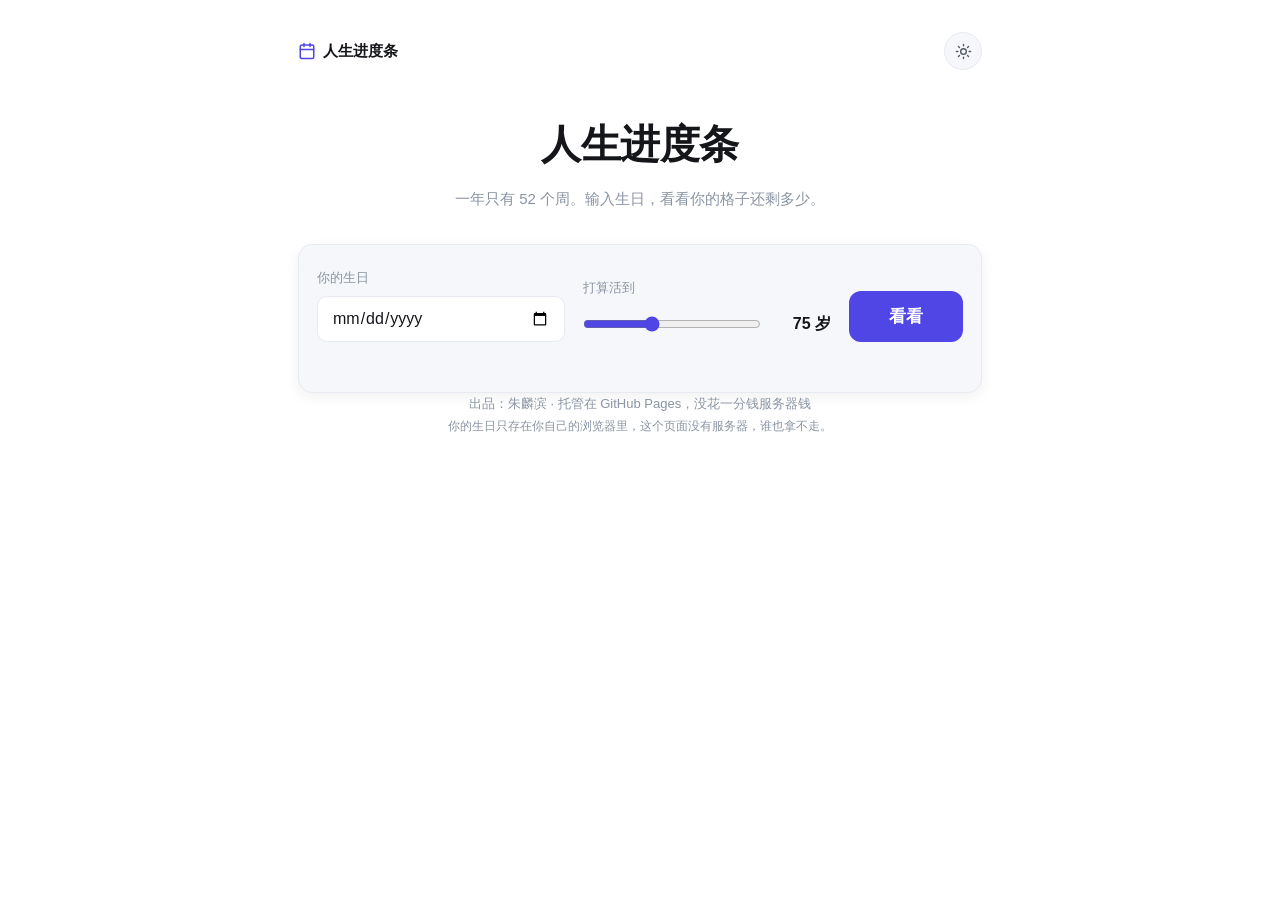
<file: life/index.html>
<!DOCTYPE html>
<html lang="zh-CN">
<head>
<meta charset="UTF-8">
<meta name="viewport" content="width=device-width, initial-scale=1.0, viewport-fit=cover">
<meta name="format-detection" content="telephone=no">
<title>人生进度条</title>
<meta name="description" content="一年只有 52 个周。输入生日，看看你人生的格子还剩多少。">
<link rel="canonical" href="https://zhulinbin321.github.io/life/">
<meta name="robots" content="index,follow">
<meta property="og:title" content="人生进度条">
<meta property="og:description" content="一年只有 52 个周。这是你剩下的所有周末。">
<meta property="og:type" content="website">
<meta property="og:url" content="https://zhulinbin321.github.io/life/">
<meta property="og:image" content="https://zhulinbin321.github.io/assets/img/og-life.png">
<meta property="og:image:width" content="1200">
<meta property="og:image:height" content="630">
<meta property="og:image:alt" content="人生进度条——一年只有 52 个周">
<meta name="twitter:card" content="summary_large_image">
<meta name="twitter:image" content="https://zhulinbin321.github.io/assets/img/og-life.png">
<link rel="icon" href="../assets/img/favicon.svg" type="image/svg+xml">
<style>
  /* ============ 主题变量 ============ */
  :root {
    color-scheme: light;
    --bg: #ffffff; --bg-soft: #f6f7fa;
    --text: #14161a; --text-soft: #525b69; --text-muted: #8a94a3;
    --border: #e7eaf0;
    --accent: #4f46e5; --accent-hover: #4338ca; --accent-a10: rgba(79,70,229,.12);
    --cell-past: #3a3f4b; --cell-future: #e8eaf1;
    --shadow-md: 0 4px 14px rgba(16,24,40,.06);
    --radius: 14px;
    --ease: cubic-bezier(.4,0,.2,1);
  }
  [data-theme="dark"] {
    color-scheme: dark;
    --bg: #0d1017; --bg-soft: #141922;
    --text: #eef1f6; --text-soft: #a3adbd; --text-muted: #6f7a8b;
    --border: #242c3a;
    --accent: #7c83f7; --accent-hover: #9298fa; --accent-a10: rgba(124,131,247,.18);
    --cell-past: #9aa3b5; --cell-future: #1e2531;
  }
  * { margin: 0; padding: 0; box-sizing: border-box; }
  html { -webkit-text-size-adjust: 100%; }
  body {
    font-family: -apple-system, BlinkMacSystemFont, "PingFang SC", "Hiragino Sans GB", "Microsoft YaHei", sans-serif;
    background: var(--bg); color: var(--text);
    line-height: 1.7; min-height: 100%;
    -webkit-tap-highlight-color: transparent;
    transition: background .3s var(--ease), color .3s var(--ease);
  }
  .wrap {
    max-width: 720px; margin: 0 auto;
    padding: 20px 18px;
    padding-bottom: calc(56px + env(safe-area-inset-bottom, 0px));
  }

  /* ============ 顶栏 ============ */
  .topbar { display: flex; justify-content: space-between; align-items: center; margin-bottom: 40px; }
  .logo {
    font-weight: 700; font-size: 15px; color: var(--text); text-decoration: none;
    display: -webkit-flex; display: flex; -webkit-align-items: center; align-items: center;
  }
  .logo svg { width: 18px; height: 18px; color: var(--accent); margin-right: 7px; }
  .theme-btn {
    background: var(--bg-soft); border: 1px solid var(--border); color: var(--text-soft);
    width: 38px; height: 38px; border-radius: 50%; cursor: pointer;
    display: -webkit-flex; display: flex; -webkit-justify-content: center; justify-content: center;
    -webkit-align-items: center; align-items: center;
  }
  .theme-btn:active { opacity: .6; }
  .theme-btn svg { width: 17px; height: 17px; }
  html[data-theme="dark"] .icon-sun { display: none; }
  html:not([data-theme="dark"]) .icon-moon { display: none; }

  /* ============ Hero ============ */
  .hero { text-align: center; margin-bottom: 32px; }
  .hero h1 { font-size: 32px; font-weight: 800; letter-spacing: -0.5px; }
  .hero .sub { color: var(--text-muted); font-size: 15px; margin-top: 8px; }

  /* ============ 输入卡 ============ */
  .card {
    background: var(--bg-soft); border: 1px solid var(--border);
    border-radius: var(--radius); padding: 22px 18px;
    box-shadow: var(--shadow-md);
  }
  .field { margin-bottom: 16px; }
  .field:last-of-type { margin-bottom: 0; }
  .field label { display: block; font-size: 13px; color: var(--text-muted); margin-bottom: 7px; }
  .field input[type="date"] {
    font-family: inherit; font-size: 16px; /* 16px 防止 iOS/QQ 聚焦强制放大 */
    color: var(--text); background: var(--bg);
    border: 1px solid var(--border); border-radius: 10px;
    padding: 12px 14px; outline: none; width: 100%;
    -webkit-appearance: none; appearance: none;
    min-height: 46px;
  }
  .field input[type="date"]:focus { border-color: var(--accent); }
  .range-line { display: -webkit-flex; display: flex; -webkit-align-items: center; align-items: center; }
  .range-line input[type="range"] {
    -webkit-flex: 1; flex: 1; accent-color: var(--accent); margin-right: 12px; min-height: 36px;
  }
  .range-line output {
    font-size: 16px; font-weight: 600; color: var(--text);
    min-width: 58px; text-align: right;
  }
  .go-btn {
    font-family: inherit; font-size: 17px; font-weight: 600;
    background: var(--accent); color: #fff; border: none; border-radius: 12px;
    padding: 14px 0; width: 100%; cursor: pointer; margin-top: 18px;
  }
  .go-btn:active { opacity: .82; }
  .err { color: #d94f43; font-size: 13px; text-align: center; margin-top: 10px; min-height: 18px; }

  /* ============ 结果区 ============ */
  #result { display: none; }
  .bigbar-wrap { margin-bottom: 32px; text-align: center; }
  .bigbar-label { font-size: 14px; color: var(--text-muted); margin-bottom: 10px; }
  .bigbar-label strong { color: var(--text); font-size: 40px; font-weight: 800; letter-spacing: -1px; }
  .bigbar-label strong em { font-style: normal; font-size: 20px; }
  .bigbar { height: 14px; background: var(--cell-future); border-radius: 7px; overflow: hidden; }
  .bigbar .fill {
    height: 100%; background: var(--accent); border-radius: 7px; width: 0;
    transition: width 1.4s var(--ease);
  }
  .bigbar-caption { font-size: 13px; color: var(--text-muted); margin-top: 8px; }

  /* ============ 周格子图 ============ */
  .grid-sec { margin-bottom: 30px; }
  .grid-title { margin-bottom: 12px; }
  .grid-title h2 { font-size: 17px; font-weight: 700; display: inline; }
  .legend { font-size: 12px; color: var(--text-muted); margin-top: 4px; }
  .legend i {
    display: inline-block; width: 9px; height: 9px; border-radius: 2px;
    vertical-align: -1px; margin: 0 4px 0 10px;
  }
  .legend i:first-child { margin-left: 0; }
  .legend .l-past i { background: var(--cell-past); }
  .legend .l-now i { background: var(--accent); }
  .legend .l-future i { background: var(--cell-future); border: 1px solid var(--border); }
  .weeks {
    display: grid; grid-template-columns: repeat(52, 1fr);
    grid-auto-rows: 7px; gap: 2px;
    -webkit-user-select: none; user-select: none;
    -webkit-touch-callout: none;
  }
  .weeks .cell { border-radius: 2px; background: var(--cell-future); }
  .weeks .past { background: var(--cell-past); }
  .weeks .now { background: var(--accent); position: relative; }
  .weeks .now::after {
    content: ''; position: absolute; left: -2px; top: -2px; right: -2px; bottom: -2px;
    border-radius: 4px; border: 1.5px solid var(--accent); opacity: .5;
  }
  .week-tip { font-size: 13px; color: var(--text-soft); text-align: center; margin-top: 12px; min-height: 20px; }
  .grid-note { font-size: 14px; color: var(--text-muted); text-align: center; margin-top: 6px; }

  /* ============ 时间感受理论 ============ */
  .feel { margin-bottom: 30px; }
  .feel-head { display: -webkit-flex; display: flex; -webkit-justify-content: space-between; justify-content: space-between; -webkit-align-items: center; align-items: center; margin-bottom: 10px; }
  .feel-head h3 { font-size: 16px; font-weight: 700; }
  .feel-tag {
    font-size: 11px; font-weight: 600; color: var(--accent);
    background: var(--accent-a10); border-radius: 99px; padding: 3px 10px;
  }
  .feel-intro { font-size: 13px; color: var(--text-soft); margin-bottom: 16px; }
  .feel-row { display: -webkit-flex; display: flex; -webkit-align-items: center; align-items: center; margin-bottom: 12px; }
  .feel-row:last-of-type { margin-bottom: 0; }
  .feel-label { font-size: 12px; color: var(--text-muted); width: 58px; -webkit-flex-shrink: 0; flex-shrink: 0; }
  .feel-row .bar { -webkit-flex: 1; flex: 1; height: 10px; }
  .feel-val { font-size: 14px; font-weight: 700; width: 60px; text-align: right; -webkit-flex-shrink: 0; flex-shrink: 0; }
  .feel-row.dim .bar i { background: var(--text-muted); }
  .feel-row.hi .feel-val { color: var(--accent); }
  .feel-note { font-size: 13px; color: var(--text-muted); margin-top: 14px; }

  /* ============ 数据卡 ============ */
  .stats { display: grid; grid-template-columns: repeat(2, 1fr); gap: 12px; margin-bottom: 30px; }
  .stat {
    background: var(--bg-soft); border: 1px solid var(--border); border-radius: var(--radius);
    padding: 18px 12px; text-align: center;
  }
  .stat .num { font-size: 26px; font-weight: 800; letter-spacing: -0.5px; }
  .stat .num small { font-size: 13px; font-weight: 600; color: var(--text-muted); margin-left: 2px; }
  .stat .desc { font-size: 13px; color: var(--text-muted); margin-top: 2px; }
  .stat.hi .num { color: var(--accent); }
  .bar-row { margin-top: 10px; }
  .bar { height: 8px; background: var(--cell-future); border-radius: 4px; overflow: hidden; }
  .bar i { display: block; height: 100%; background: var(--accent); border-radius: 4px; }
  .bar .cap { font-size: 12px; color: var(--text-muted); margin-top: 6px; text-align: left; }

  /* ============ 操作 ============ */
  .actions { display: -webkit-flex; display: flex; -webkit-justify-content: center; justify-content: center; -webkit-flex-wrap: wrap; flex-wrap: wrap; margin-bottom: 36px; }
  .ghost-btn {
    font-family: inherit; font-size: 14px; font-weight: 600;
    background: transparent; color: var(--text-soft);
    border: 1px solid var(--border); border-radius: 10px;
    padding: 11px 20px; cursor: pointer;
  }
  .ghost-btn:first-child { margin-right: 12px; margin-bottom: 12px; }
  .ghost-btn:active { color: var(--accent); border-color: var(--accent); }

  /* ============ 复制弹层（QQ 内置浏览器剪贴板受限时兜底） ============ */
  .mask {
    display: none; position: fixed; left: 0; top: 0; right: 0; bottom: 0;
    background: rgba(0,0,0,.45); z-index: 50;
    -webkit-align-items: center; align-items: center; -webkit-justify-content: center; justify-content: center;
    padding: 24px;
  }
  .mask.show { display: -webkit-flex; display: flex; }
  .modal {
    background: var(--bg); border-radius: 16px; padding: 22px 18px;
    max-width: 420px; width: 100%;
  }
  .modal h3 { font-size: 16px; margin-bottom: 10px; }
  .modal p.sharetip { font-size: 13px; color: var(--text-muted); margin-bottom: 10px; }
  .modal textarea {
    width: 100%; font-family: inherit; font-size: 15px; color: var(--text);
    background: var(--bg-soft); border: 1px solid var(--border); border-radius: 10px;
    padding: 12px; resize: none; outline: none; min-height: 130px; line-height: 1.6;
  }
  .modal .modal-btns { display: -webkit-flex; display: flex; margin-top: 14px; }
  .modal .modal-btns button { -webkit-flex: 1; flex: 1; }

  /* ============ 页脚 ============ */
  .foot { text-align: center; color: var(--text-muted); font-size: 13px; }
  .foot a { color: var(--text-soft); text-decoration: none; border-bottom: 1px dashed var(--text-muted); }
  .foot a:active { color: var(--accent); }
  .foot .privacy { margin-top: 6px; font-size: 12px; }

  /* Toast */
  .toast {
    position: fixed; left: 50%; bottom: -60px; transform: translateX(-50%);
    background: rgba(20,22,26,.9); color: #fff; font-size: 14px;
    padding: 10px 20px; border-radius: 20px; z-index: 60;
    transition: bottom .3s var(--ease); white-space: nowrap;
  }
  .toast.show { bottom: calc(40px + env(safe-area-inset-bottom, 0px)); }

  /* ============ 桌面增强 ============ */
  @media (min-width: 600px) {
    .wrap { padding-top: 32px; }
    .hero h1 { font-size: 40px; }
    .setup .row { display: -webkit-flex; display: flex; -webkit-flex-wrap: wrap; flex-wrap: wrap; -webkit-align-items: flex-end; align-items: flex-end; }
    .setup .field { -webkit-flex: 1; flex: 1; min-width: 220px; margin-bottom: 0; }
    .setup .field + .field { margin-left: 18px; }
    .setup .go-btn { width: auto; padding: 14px 40px; margin-top: 0; margin-left: 18px; }
    .stats { gap: 14px; }
    .stat .num { font-size: 30px; }
    .weeks { grid-auto-rows: 9px; gap: 2.5px; }
    .weeks .cell:hover { outline: 1.5px solid var(--accent); }
  }
  @media (prefers-reduced-motion: reduce) {
    .bigbar .fill { transition: none; }
    .toast { transition: none; }
  }
</style>
</head>
<body>
<div class="wrap">

  <div class="topbar">
    <span class="logo">
      <svg viewBox="0 0 24 24" fill="none" stroke="currentColor" stroke-width="2" stroke-linecap="round" stroke-linejoin="round"><rect x="3" y="4" width="18" height="18" rx="2"/><path d="M16 2v4M8 2v4M3 10h18"/></svg>
      人生进度条
    </span>
    <button class="theme-btn" id="themeBtn" aria-label="切换深浅色">
      <svg class="icon-moon" viewBox="0 0 24 24" fill="none" stroke="currentColor" stroke-width="2" stroke-linecap="round" stroke-linejoin="round"><path d="M21 12.8A9 9 0 1 1 11.2 3 7 7 0 0 0 21 12.8z"/></svg>
      <svg class="icon-sun" viewBox="0 0 24 24" fill="none" stroke="currentColor" stroke-width="2" stroke-linecap="round" stroke-linejoin="round"><circle cx="12" cy="12" r="4"/><path d="M12 2v2m0 16v2M4.9 4.9l1.4 1.4m11.4 11.4 1.4 1.4M2 12h2m16 0h2M4.9 19.1l1.4-1.4M17.7 6.3l1.4-1.4"/></svg>
    </button>
  </div>

  <div class="hero">
    <h1>人生进度条</h1>
    <p class="sub">一年只有 52 个周。输入生日，看看你的格子还剩多少。</p>
  </div>

  <div class="card setup" id="setup">
    <div class="row">
      <div class="field">
        <label for="birth">你的生日</label>
        <input type="date" id="birth" required>
      </div>
      <div class="field">
        <label for="life">打算活到</label>
        <div class="range-line">
          <input type="range" id="life" min="60" max="100" step="1" value="75">
          <output id="lifeOut">75 岁</output>
        </div>
      </div>
      <button class="go-btn" id="goBtn">看看</button>
    </div>
    <div class="err" id="err"></div>
  </div>

  <div id="result">
    <div class="bigbar-wrap">
      <div class="bigbar-label" id="bigLabel"></div>
      <div class="bigbar"><div class="fill" id="bigFill"></div></div>
      <div class="bigbar-caption" id="bigCaption"></div>
    </div>

    <div class="card feel">
      <div class="feel-head">
        <h3>时间感受理论</h3>
        <span class="feel-tag">对数时间</span>
      </div>
      <p class="feel-intro">有种理论说，人对时间的感受是对数的：一年的「长度」和你的年龄成反比。5 岁那年的一年，抵得上 50 岁的十年。</p>
      <div class="feel-row dim">
        <span class="feel-label">客观进度</span>
        <div class="bar"><i id="feelObjBar"></i></div>
        <span class="feel-val" id="feelObjVal">—</span>
      </div>
      <div class="feel-row hi">
        <span class="feel-label">感受进度</span>
        <div class="bar"><i id="feelPctBar"></i></div>
        <span class="feel-val" id="feelPctVal">—</span>
      </div>
      <p class="feel-note" id="feelNote"></p>
    </div>

    <div class="grid-sec">
      <div class="grid-title">
        <h2>你的人生，以周计</h2>
        <div class="legend">
          <span class="l-past"><i></i>已经花掉</span><span class="l-now"><i></i>这一周</span><span class="l-future"><i></i>还剩</span>
        </div>
      </div>
      <div class="weeks" id="weeks"></div>
      <div class="week-tip" id="weekTip">点一下格子，看看那是你几岁</div>
      <p class="grid-note" id="gridNote"></p>
    </div>

    <div class="stats" id="stats"></div>

    <div class="card" style="margin-bottom: 30px;">
      <div class="stats" id="today" style="margin-bottom:0;"></div>
    </div>

    <div class="actions">
      <button class="ghost-btn" id="copyBtn">复制发给别人</button>
      <button class="ghost-btn" id="resetBtn">换个人生</button>
    </div>
  </div>

  <div class="foot">
    出品：朱麟滨 · 托管在 GitHub Pages，没花一分钱服务器钱<br>
    <span class="privacy">你的生日只存在你自己的浏览器里，这个页面没有服务器，谁也拿不走。</span>
  </div>
</div>

<!-- 复制兜底弹层 -->
<div class="mask" id="mask">
  <div class="modal">
    <h3>发给朋友</h3>
    <p class="sharetip" id="shareTip">已自动复制。如果没有，长按下面的文字手动复制：</p>
    <textarea id="shareText" readonly></textarea>
    <div class="modal-btns">
      <button class="ghost-btn" id="modalClose" style="margin-right:10px;">关闭</button>
      <button class="ghost-btn" id="modalCopy" style="margin:0;">复制</button>
    </div>
  </div>
</div>

<div class="toast" id="toast"></div>

<script>
(function () {
  'use strict';

  function $(id) { return document.getElementById(id); }
  function fmt(n) { return n.toLocaleString('zh-CN'); }
  var DAY = 86400000, WEEK = 7 * DAY;

  /* ---------- 主题（跟随系统 + 手动切换，localStorage 记住） ---------- */
  var root = document.documentElement;
  var savedTheme = null;
  try { savedTheme = localStorage.getItem('life-theme'); } catch (e) {}
  if (savedTheme === 'dark' || savedTheme === 'light') {
    root.setAttribute('data-theme', savedTheme);
  } else if (window.matchMedia && window.matchMedia('(prefers-color-scheme: dark)').matches) {
    root.setAttribute('data-theme', 'dark');
  }
  $('themeBtn').addEventListener('click', function () {
    var cur = root.getAttribute('data-theme') === 'dark' ? 'light' : 'dark';
    root.setAttribute('data-theme', cur);
    try { localStorage.setItem('life-theme', cur); } catch (e) {}
  });

  /* ---------- Toast ---------- */
  var toastTimer = null;
  function toast(msg) {
    var t = $('toast');
    t.textContent = msg;
    t.classList.add('show');
    clearTimeout(toastTimer);
    toastTimer = setTimeout(function () { t.classList.remove('show'); }, 2200);
  }

  /* ---------- 输入 ---------- */
  var birthInput = $('birth'), lifeInput = $('life'), lifeOut = $('lifeOut'), errBox = $('err');
  var G = null, tickTimer = null;

  lifeInput.addEventListener('input', function () {
    lifeOut.textContent = lifeInput.value + ' 岁';
  });

  // 记住上次输入，回访免重填
  try {
    var lastBirth = localStorage.getItem('life-birth');
    var lastAge = localStorage.getItem('life-age');
    if (lastBirth) birthInput.value = lastBirth;
    if (lastAge) { lifeInput.value = lastAge; lifeOut.textContent = lastAge + ' 岁'; }
  } catch (e) {}

  $('goBtn').addEventListener('click', run);
  birthInput.addEventListener('change', function () { if (birthInput.value) run(); });
  lifeInput.addEventListener('change', function () { if (birthInput.value) run(); });

  function run() {
    errBox.textContent = '';
    var v = birthInput.value;
    if (!v) { errBox.textContent = '先选个生日'; return; }
    var birth = new Date(v + 'T00:00:00');
    var now = new Date();
    if (isNaN(birth.getTime())) { errBox.textContent = '这个日期我看不懂'; return; }
    if (birth > now) { errBox.textContent = '你还没出生，先别算'; return; }

    var lifespan = parseInt(lifeInput.value, 10) || 75;
    try { localStorage.setItem('life-birth', v); localStorage.setItem('life-age', String(lifespan)); } catch (e) {}

    var totalWeeks = Math.floor(lifespan * 365.25 / 7);
    var livedDays = Math.floor((now - birth) / DAY);
    var livedWeeks = Math.floor(livedDays / 7);
    var over = livedWeeks >= totalWeeks;
    var pct = Math.min(100, livedDays / (lifespan * 365.25) * 100);
    var ageYears = Math.floor((now - birth) / (365.25 * DAY));
    var weeksLeft = Math.max(0, totalWeeks - livedWeeks);

    G = { birth: birth, now: now, lifespan: lifespan, totalWeeks: totalWeeks,
          livedWeeks: livedWeeks, livedDays: livedDays, weeksLeft: weeksLeft,
          ageYears: ageYears, over: over };

    // 滚动到结果
    $('setup').style.display = 'none';
    $('result').style.display = 'block';
    render();
    try { window.scrollTo({ top: 0, behavior: 'smooth' }); } catch (e) { window.scrollTo(0, 0); }
  }

  function render() {
    var g = G;
    var pctNum = g.livedDays / (g.lifespan * 365.25) * 100;

    /* 大进度条 */
    $('bigLabel').innerHTML = '人生已经过去了 <strong>' + Math.min(100, pctNum).toFixed(1) + '<em>%</em></strong>';
    $('bigFill').style.width = '0%';
    setTimeout(function () { $('bigFill').style.width = Math.min(100, pctNum) + '%'; }, 60);
    $('bigCaption').textContent = g.over
      ? '你已经活过 ' + g.lifespan + ' 岁的预算了。剩下的每一天都是白赚的。'
      : '按活到 ' + g.lifespan + ' 岁算，' + fmt(g.livedDays) + ' 天已经花掉了。';

    /* 时间感受理论：感受长度 ∝ 1/年龄，记忆从 4 岁起算 */
    var MEM = 4; // 记忆起点（岁）
    var ageFloat = g.livedDays / 365.25;
    var objPct = Math.min(100, pctNum);
    var feelPct;
    if (ageFloat <= MEM) {
      feelPct = 0;
    } else {
      feelPct = Math.log(ageFloat / MEM) / Math.log(g.lifespan / MEM) * 100;
      if (feelPct < 0) feelPct = 0;
      if (feelPct > 100) feelPct = 100;
    }
    // 感受上的「人生半场」：√(寿命 × 记忆起点)
    var midAge = Math.sqrt(g.lifespan * MEM);
    $('feelObjBar').style.width = objPct + '%';
    $('feelPctBar').style.width = feelPct + '%';
    $('feelObjVal').textContent = objPct.toFixed(1) + '%';
    $('feelPctVal').textContent = feelPct.toFixed(1) + '%';
    if (ageFloat <= MEM) {
      $('feelNote').textContent = '你的记忆才刚开始攒，进度条还没法算。';
    } else if (ageFloat >= midAge) {
      $('feelNote').textContent = '按这个算法（记忆从 ' + MEM + ' 岁开始），活到 ' + g.lifespan + ' 岁的话，人生的半场哨在 ' + midAge.toFixed(1) + ' 岁就吹了——你已经过了半场。';
    } else {
      $('feelNote').textContent = '按这个算法（记忆从 ' + MEM + ' 岁开始），活到 ' + g.lifespan + ' 岁的话，人生的半场哨会在 ' + midAge.toFixed(1) + ' 岁吹响。';
    }

    /* 周格子图 */
    var grid = $('weeks');
    grid.innerHTML = '';
    var total = g.lifespan * 52;
    var nowIdx = Math.min(g.livedWeeks, total - 1);
    var frag = document.createDocumentFragment();
    for (var i = 0; i < total; i++) {
      var d = document.createElement('div');
      d.className = 'cell' + (i <= g.livedWeeks ? ' past' : '');
      if (i === nowIdx) d.className = 'cell now';
      d.setAttribute('data-i', i);
      frag.appendChild(d);
    }
    grid.appendChild(frag);
    $('gridNote').textContent = '涂黑了 ' + fmt(Math.min(g.livedWeeks, total)) + ' 格，还剩 ' + fmt(Math.max(0, total - g.livedWeeks - 1)) + ' 格。';

    // 点击格子（触屏友好，事件委托）
    grid.addEventListener('click', function (e) {
      var t = e.target;
      if (!t.getAttribute || t.getAttribute('data-i') === null) return;
      var i = parseInt(t.getAttribute('data-i'), 10);
      var age = Math.floor(i / 52);
      var w = i % 52 + 1;
      if (i > g.livedWeeks) $('weekTip').textContent = '第 ' + (i + 1) + ' 周 · 你 ' + age + ' 岁（还没到时候）';
      else if (i === nowIdx) $('weekTip').textContent = '第 ' + (i + 1) + ' 周 · 你 ' + age + ' 岁 —— 就是现在这一格';
      else $('weekTip').textContent = '第 ' + (i + 1) + ' 周 · 你 ' + age + ' 岁的第 ' + w + ' 周';
    });

    /* 数据卡 */
    var summers = Math.max(0, g.lifespan - g.ageYears);
    var cakes = summers; // 生日蛋糕数
    var html =
      '<div class="stat"><div class="num">' + fmt(g.livedDays) + '<small>天</small></div><div class="desc">你已经活过的日子</div></div>' +
      '<div class="stat hi"><div class="num">' + fmt(g.weeksLeft) + '<small>个</small></div><div class="desc">剩下的周末</div></div>' +
      '<div class="stat"><div class="num">' + summers + '<small>个</small></div><div class="desc">剩下的夏天</div></div>' +
      '<div class="stat"><div class="num">' + cakes + '<small>次</small></div><div class="desc">还能吹的生日蜡烛</div></div>';
    $('stats').innerHTML = html;

    /* 今年 / 今天（实时） */
    if (tickTimer) clearInterval(tickTimer);
    function tick() {
      var now = new Date();
      var y0 = new Date(now.getFullYear(), 0, 1);
      var y1 = new Date(now.getFullYear() + 1, 0, 1);
      var yp = (now - y0) / (y1 - y0) * 100;
      var yLeft = Math.ceil((y1 - now) / DAY);
      var d0 = new Date(now.getFullYear(), now.getMonth(), now.getDate());
      var dp = (now - d0) / DAY * 100;
      var hLeft = Math.ceil((DAY - (now - d0)) / 3600000);
      $('today').innerHTML =
        '<div class="stat"><div class="num">' + yp.toFixed(1) + '<small>%</small></div><div class="desc">' + now.getFullYear() + ' 年已经过去</div>' +
        '<div class="bar-row"><div class="bar"><i style="width:' + yp + '%"></i></div><div class="cap">今年还剩 ' + yLeft + ' 天</div></div></div>' +
        '<div class="stat"><div class="num">' + dp.toFixed(1) + '<small>%</small></div><div class="desc">今天已经过去</div>' +
        '<div class="bar-row"><div class="bar"><i style="width:' + dp + '%"></i></div><div class="cap">今天还剩 ' + hLeft + ' 小时</div></div></div>';
    }
    tick();
    tickTimer = setInterval(tick, 1000);
  }

  /* ---------- 复制分享 ---------- */
  function shareText() {
    var g = G;
    var pct = (g.livedDays / (g.lifespan * 365.25) * 100).toFixed(1);
    var ageFloat = g.livedDays / 365.25;
    var feel = ageFloat <= 4 ? 0
      : Math.max(0, Math.min(100, Math.log(ageFloat / 4) / Math.log(g.lifespan / 4) * 100)).toFixed(1);
    return '假设活到 ' + g.lifespan + ' 岁，我的人生客观上过去了 ' + pct + '%，' +
      '但按「对数时间感受」算，感受上已经过去了 ' + feel + '%（' + Math.sqrt(g.lifespan * 4).toFixed(1) + ' 岁就是感受上的半场）。' +
      '剩下的周末大约还有 ' + fmt(g.weeksLeft) + ' 个。你也来算算你的 → ' + location.href.split('#')[0];
  }

  $('copyBtn').addEventListener('click', function () {
    if (!G) return;
    var text = shareText();
    var tip = $('shareTip');
    var ta = $('shareText');
    ta.value = text;

    function fallback() {
      tip.textContent = '长按下面的文字，全选复制：';
      $('mask').classList.add('show');
    }

    if (navigator.clipboard && navigator.clipboard.writeText) {
      navigator.clipboard.writeText(text).then(function () {
        toast('已复制，去粘贴给朋友吧');
        tip.textContent = '已自动复制。如果没有，长按下面的文字手动复制：';
        $('mask').classList.add('show');
      }, fallback);
    } else {
      // 老内核：execCommand 尝试
      try {
        ta.style.display = 'block';
        ta.value = text;
        ta.focus(); ta.select();
        var ok = document.execCommand('copy');
        ta.blur();
        if (ok) { toast('已复制，去粘贴给朋友吧'); return; }
      } catch (e) {}
      fallback();
    }
  });

  $('modalCopy').addEventListener('click', function () {
    var ta = $('shareText');
    ta.focus(); ta.select();
    try {
      if (document.execCommand('copy')) { toast('已复制'); $('mask').classList.remove('show'); return; }
    } catch (e) {}
    toast('长按文字手动复制');
  });
  $('modalClose').addEventListener('click', function () { $('mask').classList.remove('show'); });
  $('mask').addEventListener('click', function (e) { if (e.target === $('mask')) $('mask').classList.remove('show'); });

  /* ---------- 重置 ---------- */
  $('resetBtn').addEventListener('click', function () {
    if (tickTimer) clearInterval(tickTimer);
    $('result').style.display = 'none';
    $('setup').style.display = 'block';
    birthInput.value = ''; errBox.textContent = '';
    try { localStorage.removeItem('life-birth'); } catch (e) {}
    window.scrollTo(0, 0);
  });

})();
</script>
</body>
</html>
</file>
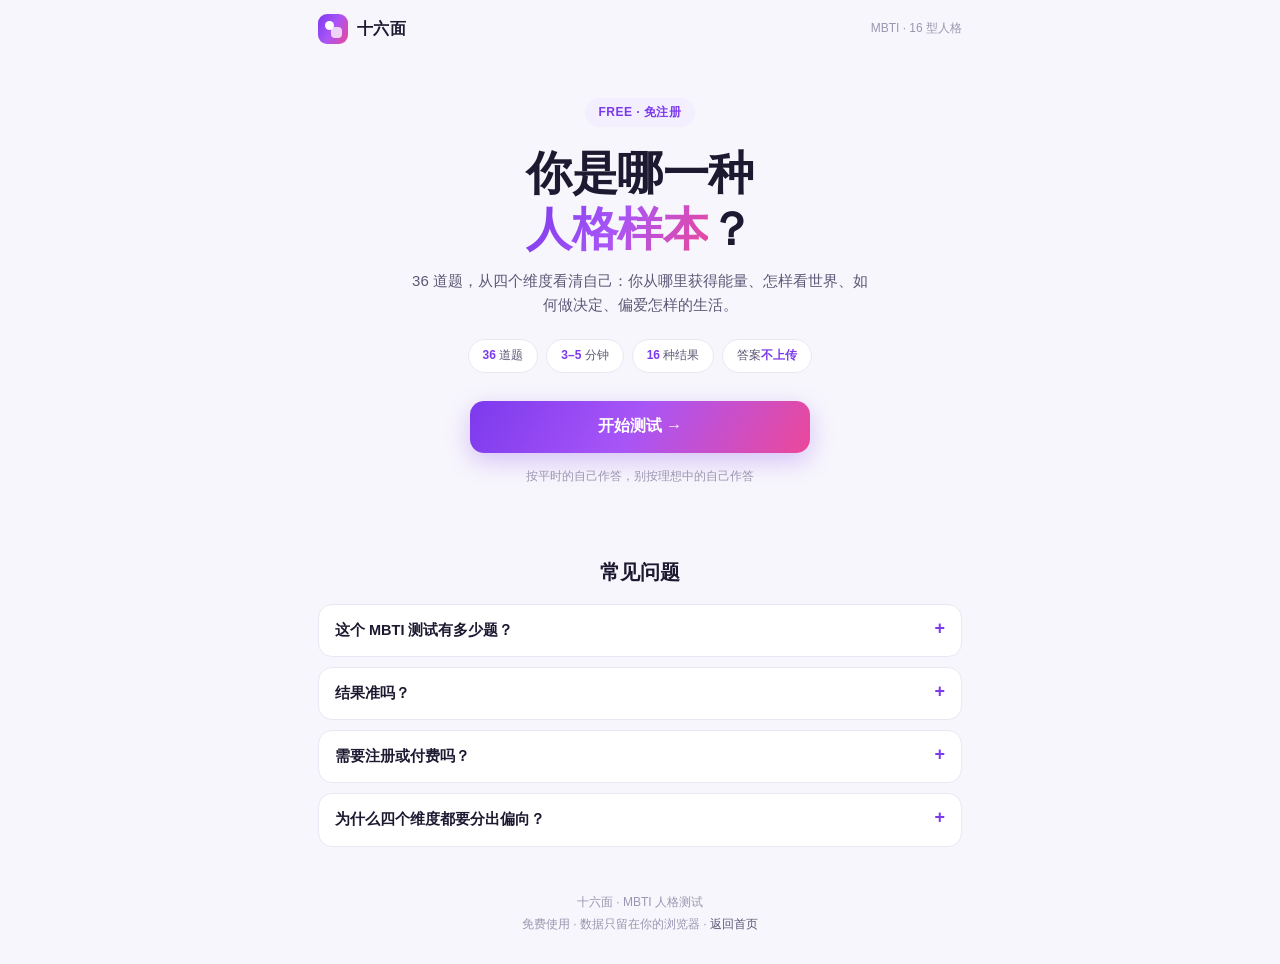
<file: mbti/index.html>
<!DOCTYPE html>
<html lang="zh-CN">
<head>
<meta charset="UTF-8">
<meta name="viewport" content="width=device-width, initial-scale=1.0, viewport-fit=cover">
<meta name="format-detection" content="telephone=no">
<title>十六面 · MBTI 人格测试｜16 型人格免费测试（36 题）</title>
<meta name="description" content="免费的 MBTI 十六型人格测试：36 道题，按外向/内向、实感/直觉、思考/情感、判断/感知四个维度计分，3 分钟测出你的四字母类型，看优势、盲点和适合方向。不用注册，答案不上传，结果可保存成图片分享。">
<meta name="keywords" content="MBTI,MBTI测试,十六型人格,16型人格,人格测试,性格测试,INTJ,ENFP,MBTI免费测试,MBTI在线测试">
<meta name="robots" content="index,follow,max-image-preview:large">
<link rel="canonical" href="https://zhulinbin321.github.io/mbti/">

<meta property="og:type" content="website">
<meta property="og:site_name" content="十六面">
<meta property="og:locale" content="zh_CN">
<meta property="og:url" content="https://zhulinbin321.github.io/mbti/">
<meta property="og:title" content="十六面 · MBTI 人格测试">
<meta property="og:description" content="36 道题，测出你的四字母人格类型。看优势、盲点和适合方向，结果可存成图片分享。免费、免注册、不上传答案。">
<meta property="og:image" content="https://zhulinbin321.github.io/assets/img/og-mbti.png">
<meta property="og:image:width" content="1200">
<meta property="og:image:height" content="630">
<meta property="og:image:alt" content="十六面 MBTI 人格测试——36 题测出你的十六型人格">
<meta name="twitter:card" content="summary_large_image">
<meta name="twitter:title" content="十六面 · MBTI 人格测试">
<meta name="twitter:description" content="36 道题，测出你的四字母人格类型，结果可存成图片分享。">
<meta name="twitter:image" content="https://zhulinbin321.github.io/assets/img/og-mbti.png">
<link rel="icon" href="data:image/svg+xml,%3Csvg xmlns='http://www.w3.org/2000/svg' viewBox='0 0 64 64'%3E%3Cdefs%3E%3ClinearGradient id='g' x1='0' y1='0' x2='1' y2='1'%3E%3Cstop stop-color='%237C3AED'/%3E%3Cstop offset='1' stop-color='%23EC4899'/%3E%3C/linearGradient%3E%3C/defs%3E%3Crect width='64' height='64' rx='16' fill='url(%23g)'/%3E%3Ccircle cx='24' cy='24' r='8' fill='white' opacity='.95'/%3E%3Crect x='34' y='34' width='16' height='16' rx='5' fill='white' opacity='.85'/%3E%3C/svg%3E" type="image/svg+xml">

<script type="application/ld+json">
{
  "@context": "https://schema.org",
  "@graph": [
    {
      "@type": "WebApplication",
      "name": "十六面 · MBTI 人格测试",
      "url": "https://zhulinbin321.github.io/mbti/",
      "description": "36 道题的免费 MBTI 十六型人格测试，按四个维度计分，结果可保存成图片分享。",
      "applicationCategory": "LifestyleApplication",
      "operatingSystem": "Any",
      "browserRequirements": "需要支持 JavaScript 的现代浏览器",
      "inLanguage": "zh-CN",
      "isAccessibleForFree": true,
      "offers": { "@type": "Offer", "price": "0", "priceCurrency": "CNY" },
      "featureList": [
        "36 道题，四个维度各 9 题",
        "四字母人格类型与维度倾向强度",
        "优势、盲点与适合方向解读",
        "结果保存为图片、复制文字、链接分享",
        "答题进度自动保存在本机"
      ]
    },
    {
      "@type": "BreadcrumbList",
      "itemListElement": [
        { "@type": "ListItem", "position": 1, "name": "首页", "item": "https://zhulinbin321.github.io/" },
        { "@type": "ListItem", "position": 2, "name": "十六面 · MBTI 人格测试", "item": "https://zhulinbin321.github.io/mbti/" }
      ]
    },
    {
      "@type": "FAQPage",
      "mainEntity": [
        {
          "@type": "Question",
          "name": "这个 MBTI 测试有多少题？",
          "acceptedAnswer": { "@type": "Answer", "text": "共 36 题，按外向/内向、实感/直觉、思考/情感、判断/感知四个维度各 9 题设计，正常 3–5 分钟能做完。" }
        },
        {
          "@type": "Question",
          "name": "结果准吗？",
          "acceptedAnswer": { "@type": "Answer", "text": "它是一份自陈量表，结果反映你当前对自己的判断，会受心情和状态影响。请按平时的自己作答，不要按理想中的自己作答。它适合用来了解和交流，不作为招聘、诊断等正式依据。" }
        },
        {
          "@type": "Question",
          "name": "需要注册或付费吗？",
          "acceptedAnswer": { "@type": "Answer", "text": "不用。测试完全免费，不需要注册登录，所有计分都在你的浏览器里完成，答案不会上传。" }
        },
        {
          "@type": "Question",
          "name": "为什么四个维度都要分出偏向？",
          "acceptedAnswer": { "@type": "Answer", "text": "MBTI 把每个人在四个维度上都归到一端，得到四个字母的组合，共 16 种类型。条形的长短表示偏向的强弱，越接近中间说明你在这个维度上越平衡。" }
        }
      ]
    }
  ]
}
</script>

<style>
:root {
  color-scheme: light;
  --bg: #f7f6fc;
  --card: #ffffff;
  --ink: #1c1930;
  --ink-soft: #5d5876;
  --ink-mute: #9b96b0;
  --line: #eae7f4;
  --v1: #7c3aed;
  --v2: #ec4899;
  --grad: linear-gradient(120deg, #7c3aed 0%, #a855f7 48%, #ec4899 100%);
  --soft: #f3efff;
  --shadow: 0 8px 30px rgba(76, 29, 149, .09);
  --radius: 20px;
}
@media (prefers-color-scheme: dark) {
  :root {
    color-scheme: dark;
    --bg: #100e18;
    --card: #1b1827;
    --ink: #f4f1ff;
    --ink-soft: #b9b2d0;
    --ink-mute: #857e9c;
    --line: #2d2940;
    --v1: #a78bfa;
    --v2: #f472b6;
    --grad: linear-gradient(120deg, #8b5cf6 0%, #c026d3 52%, #ec4899 100%);
    --soft: #26203b;
    --shadow: none;
  }
}
* { box-sizing: border-box; margin: 0; padding: 0; -webkit-tap-highlight-color: transparent; }
html { -webkit-text-size-adjust: 100%; }
body {
  font-family: -apple-system, BlinkMacSystemFont, "PingFang SC", "Hiragino Sans GB", "Microsoft YaHei", "Segoe UI", sans-serif;
  background: var(--bg); color: var(--ink); line-height: 1.6; font-size: 16px;
  -webkit-font-smoothing: antialiased;
  padding-bottom: calc(28px + env(safe-area-inset-bottom));
}
.wrap { width: 100%; max-width: 680px; margin: 0 auto; padding: 0 18px; }
.topbar { display: flex; align-items: center; justify-content: space-between; height: 58px; }
.brand { display: flex; align-items: center; gap: 9px; font-weight: 800; font-size: 16px; letter-spacing: .3px; }
.brand .mark { width: 30px; height: 30px; border-radius: 9px; background: var(--grad); flex: none; position: relative; }
.brand .mark::before { content: ""; position: absolute; left: 7px; top: 7px; width: 9px; height: 9px; border-radius: 50%; background: #fff; }
.brand .mark::after { content: ""; position: absolute; right: 6px; bottom: 6px; width: 11px; height: 11px; border-radius: 4px; background: rgba(255,255,255,.75); }
.topbar .meta { font-size: 12px; color: var(--ink-mute); }

/* 首屏 */
.hero { text-align: center; padding: 40px 0 28px; }
.hero .pill { display: inline-block; padding: 5px 13px; border-radius: 99px; background: var(--soft); color: var(--v1); font-size: 12px; font-weight: 700; letter-spacing: .5px; }
.hero h1 { font-size: clamp(30px, 8.5vw, 46px); line-height: 1.22; margin: 18px 0 12px; letter-spacing: -.5px; }
.hero h1 .grad { background: var(--grad); -webkit-background-clip: text; background-clip: text; color: transparent; }
.hero p { color: var(--ink-soft); font-size: 15px; max-width: 460px; margin: 0 auto; }
.facts { display: flex; justify-content: center; gap: 8px; flex-wrap: wrap; margin-top: 22px; }
.fact { background: var(--card); border: 1px solid var(--line); border-radius: 99px; padding: 6px 14px; font-size: 12px; color: var(--ink-soft); }
.fact b { color: var(--v1); }

.btn {
  display: inline-flex; align-items: center; justify-content: center; gap: 8px;
  min-height: 52px; padding: 0 28px; border: 0; border-radius: 14px;
  background: var(--grad); color: #fff; font-size: 16px; font-weight: 700;
  font-family: inherit; cursor: pointer; text-decoration: none;
  box-shadow: 0 8px 24px rgba(124, 58, 237, .28);
  transition: transform .15s ease, box-shadow .15s ease;
}
.btn:active { transform: scale(.97); }
.btn.block { display: flex; width: 100%; }
.btn.ghost { background: var(--card); color: var(--ink); border: 1px solid var(--line); box-shadow: none; }
.btn.small { min-height: 42px; font-size: 14px; padding: 0 18px; border-radius: 11px; }
.btn-row { display: flex; gap: 10px; margin-top: 14px; }
.btn-row .btn { flex: 1; }
.hero .btn { margin-top: 28px; width: 100%; max-width: 340px; }
.tiny { font-size: 12px; color: var(--ink-mute); text-align: center; margin-top: 14px; }

/* 答题 */
.progress-outer { height: 5px; background: var(--line); border-radius: 99px; overflow: hidden; margin: 6px 0 24px; }
.progress-inner { height: 100%; width: 0; background: var(--grad); border-radius: 99px; transition: width .25s ease; }
.q-head { display: flex; align-items: baseline; justify-content: space-between; margin-bottom: 10px; }
.q-num { font-size: 13px; font-weight: 700; color: var(--v1); letter-spacing: .5px; }
.q-dim { font-size: 12px; color: var(--ink-mute); }
.q-card { background: var(--card); border-radius: var(--radius); box-shadow: var(--shadow); padding: 24px 20px; }
.q-text { font-size: 19px; font-weight: 700; line-height: 1.55; margin-bottom: 20px; min-height: 58px; }
.opt {
  display: flex; align-items: center; gap: 13px; width: 100%;
  min-height: 60px; margin-top: 11px; padding: 12px 15px;
  background: var(--bg); border: 1.5px solid var(--line); border-radius: 14px;
  color: var(--ink); font-size: 15px; font-family: inherit; text-align: left;
  cursor: pointer; transition: border-color .15s, background .15s, transform .12s;
}
.opt:active { transform: scale(.99); }
.opt:hover { border-color: var(--v1); }
.opt .key { width: 28px; height: 28px; flex: none; border-radius: 9px; background: var(--card); border: 1px solid var(--line); display: grid; place-items: center; font-size: 13px; font-weight: 800; color: var(--v1); }
.opt.chosen { border-color: var(--v1); background: var(--soft); }
.opt.chosen .key { background: var(--grad); color: #fff; border-color: transparent; }
.q-foot { display: flex; align-items: center; justify-content: space-between; margin-top: 18px; }
.linkbtn { background: none; border: 0; color: var(--ink-soft); font-size: 14px; font-family: inherit; cursor: pointer; padding: 8px 0; }
.linkbtn:disabled { color: var(--ink-mute); opacity: .5; cursor: default; }

/* 结果 */
.result-head { text-align: center; padding: 26px 0 20px; }
.result-head .kicker { font-size: 12px; color: var(--ink-mute); letter-spacing: 2px; }
.code {
  font-size: clamp(52px, 17vw, 88px); font-weight: 900; line-height: 1.1; letter-spacing: 4px;
  background: var(--grad); -webkit-background-clip: text; background-clip: text; color: transparent;
  margin: 6px 0 2px;
}
.type-name { font-size: 24px; font-weight: 800; }
.type-tag { color: var(--ink-soft); font-size: 15px; margin-top: 8px; }
.panel { background: var(--card); border-radius: var(--radius); box-shadow: var(--shadow); padding: 20px; margin-top: 14px; }
.panel h2 { font-size: 15px; margin-bottom: 14px; display: flex; align-items: center; gap: 8px; }
.panel h2::before { content: ""; width: 4px; height: 16px; border-radius: 3px; background: var(--grad); }
.dim-row { margin-bottom: 15px; }
.dim-row:last-child { margin-bottom: 0; }
.dim-top { display: flex; justify-content: space-between; font-size: 13px; margin-bottom: 6px; }
.dim-top .l { color: var(--v1); font-weight: 700; }
.dim-top .r { color: var(--ink-mute); }
.dim-top .pct { font-variant-numeric: tabular-nums; color: var(--ink-soft); font-weight: 700; }
.bar { height: 9px; border-radius: 99px; background: var(--line); overflow: hidden; }
.bar i { display: block; height: 100%; width: 0; background: var(--grad); border-radius: 99px; transition: width .8s cubic-bezier(.2,.8,.2,1); }
.desc { color: var(--ink-soft); font-size: 14.5px; line-height: 1.8; }
.tags { display: flex; flex-wrap: wrap; gap: 8px; margin-top: 14px; }
.tag { background: var(--soft); color: var(--v1); border-radius: 99px; padding: 5px 12px; font-size: 12px; font-weight: 700; }
.list { list-style: none; }
.list li { position: relative; padding-left: 20px; margin-bottom: 9px; font-size: 14px; color: var(--ink-soft); line-height: 1.7; }
.list li:last-child { margin-bottom: 0; }
.list li::before { content: ""; position: absolute; left: 2px; top: 10px; width: 7px; height: 7px; border-radius: 50%; background: var(--grad); }
.fit { font-size: 14.5px; color: var(--ink-soft); line-height: 1.75; }
.share-box { margin-top: 18px; }
.note { font-size: 12px; color: var(--ink-mute); line-height: 1.7; margin-top: 18px; }

/* 通用区块 */
.section-title { font-size: 20px; font-weight: 800; text-align: center; margin: 42px 0 16px; }
.faq { margin-top: 12px; }
.faq details { background: var(--card); border: 1px solid var(--line); border-radius: 14px; padding: 14px 16px; margin-bottom: 10px; }
.faq summary { font-weight: 700; font-size: 14.5px; cursor: pointer; list-style: none; }
.faq summary::-webkit-details-marker { display: none; }
.faq summary::after { content: "+"; float: right; color: var(--v1); font-size: 18px; line-height: 1; }
.faq details[open] summary::after { content: "−"; }
.faq p { font-size: 14px; color: var(--ink-soft); margin-top: 10px; line-height: 1.75; }
.footer { text-align: center; color: var(--ink-mute); font-size: 12px; margin-top: 44px; line-height: 1.9; }
.footer a { color: var(--ink-soft); text-decoration: none; }
.footer a:hover { color: var(--v1); }

.hidden { display: none !important; }
.toast { position: fixed; left: 50%; bottom: 32px; transform: translateX(-50%) translateY(20px); background: #252038; color: #fff; padding: 11px 20px; border-radius: 99px; font-size: 14px; opacity: 0; pointer-events: none; transition: .25s; z-index: 20; white-space: nowrap; box-shadow: 0 6px 24px rgba(0,0,0,.2); }
.toast.show { opacity: 1; transform: translateX(-50%) translateY(0); }
</style>
</head>
<body>
<div class="wrap">
  <header class="topbar">
    <div class="brand"><span class="mark"></span>十六面</div>
    <div class="meta">MBTI · 16 型人格</div>
  </header>

  <!-- 首屏 -->
  <section id="intro">
    <div class="hero">
      <span class="pill">FREE · 免注册</span>
      <h1>你是哪一种<br><span class="grad">人格样本</span>？</h1>
      <p>36 道题，从四个维度看清自己：你从哪里获得能量、怎样看世界、如何做决定、偏爱怎样的生活。</p>
      <div class="facts">
        <span class="fact"><b>36</b> 道题</span>
        <span class="fact"><b>3–5</b> 分钟</span>
        <span class="fact"><b>16</b> 种结果</span>
        <span class="fact">答案<b>不上传</b></span>
      </div>
      <button class="btn" id="startBtn">开始测试 →</button>
      <div class="tiny">按平时的自己作答，别按理想中的自己作答</div>
    </div>
  </section>

  <!-- 答题 -->
  <section id="quiz" class="hidden">
    <div class="q-head">
      <span class="q-num" id="qNum">第 1 / 36 题</span>
      <span class="q-dim" id="qDim"></span>
    </div>
    <div class="progress-outer"><div class="progress-inner" id="progress"></div></div>
    <div class="q-card">
      <div class="q-text" id="qText"></div>
      <button class="opt" id="optA"><span class="key">A</span><span id="optAText"></span></button>
      <button class="opt" id="optB"><span class="key">B</span><span id="optBText"></span></button>
      <div class="q-foot">
        <button class="linkbtn" id="prevBtn">← 上一题</button>
        <button class="linkbtn" id="restartBtn">重新开始</button>
      </div>
    </div>
  </section>

  <!-- 结果 -->
  <section id="result" class="hidden">
    <div class="result-head">
      <div class="kicker">YOUR TYPE</div>
      <div class="code" id="rCode"></div>
      <div class="type-name" id="rName"></div>
      <div class="type-tag" id="rTag"></div>
    </div>

    <div class="panel">
      <h2>四个维度的你</h2>
      <div id="dims"></div>
    </div>

    <div class="panel">
      <h2>这个类型的样子</h2>
      <div class="desc" id="rDesc"></div>
      <div class="tags" id="rTags"></div>
    </div>

    <div class="panel">
      <h2>天赋与盲点</h2>
      <div class="desc" style="font-weight:700;margin-bottom:8px">擅长</div>
      <ul class="list" id="rStrength"></ul>
      <div class="desc" style="font-weight:700;margin:16px 0 8px">容易卡住的地方</div>
      <ul class="list" id="rBlind"></ul>
    </div>

    <div class="panel">
      <h2>可能更适合的方向</h2>
      <div class="fit" id="rFit"></div>
    </div>

    <div class="share-box">
      <button class="btn block" id="saveBtn">保存结果图片</button>
      <div class="btn-row">
        <button class="btn ghost" id="copyBtn">复制文字结果</button>
        <button class="btn ghost" id="againBtn">重新测试</button>
      </div>
      <div class="note">人格类型是认识自己的一个角度，不是标签，更不是上限。心情和状态会影响作答，隔段时间再测结果略有变化很正常。</div>
    </div>
  </section>

  <!-- 常见问题 -->
  <h2 class="section-title">常见问题</h2>
  <div class="faq">
    <details><summary>这个 MBTI 测试有多少题？</summary><p>共 36 题，按外向/内向、实感/直觉、思考/情感、判断/感知四个维度各 9 题设计，正常 3–5 分钟能做完。</p></details>
    <details><summary>结果准吗？</summary><p>它是一份自陈量表，结果反映你当前对自己的判断，会受心情和状态影响。请按平时的自己作答，不要按理想中的自己作答。它适合用来了解和交流，不作为招聘、诊断等正式依据。</p></details>
    <details><summary>需要注册或付费吗？</summary><p>不用。测试完全免费，不需要注册登录，所有计分都在你的浏览器里完成，答案不会上传。</p></details>
    <details><summary>为什么四个维度都要分出偏向？</summary><p>MBTI 把每个人在四个维度上都归到一端，得到四个字母的组合，共 16 种类型。条形的长短表示偏向的强弱，越接近中间说明你在这个维度上越平衡。</p></details>
  </div>

  <footer class="footer">
    <div>十六面 · MBTI 人格测试</div>
    <div>免费使用 · 数据只留在你的浏览器 · <a href="../">返回首页</a></div>
  </footer>
</div>

<div class="toast" id="toast"></div>

<script>
/* ============ 题库：dim = 维度，a/b = 该选项对应的字母，交替排列以避免选 A 偏差 ============ */
var QUESTIONS = [
  /* 外向 E / 内向 I */
  {dim:'EI', a:'E', b:'I', q:'连续忙了一周，周末最让你「回血」的是：', oa:'约人出去吃顿热闹的', ob:'关掉手机自己待一天'},
  {dim:'EI', a:'I', b:'E', q:'在一个全是陌生人的饭局上，你通常：', oa:'先找个安静角落坐下', ob:'很快就能跟人搭上话'},
  {dim:'EI', a:'I', b:'E', q:'你更喜欢的沟通方式是：', oa:'发文字，想清楚再回', ob:'当面聊或直接打电话'},
  {dim:'EI', a:'E', b:'I', q:'遇到一件特别开心的事，你第一反应是：', oa:'立刻想告诉别人', ob:'先自己高兴一会儿'},
  {dim:'EI', a:'I', b:'E', q:'团队合作时，你更常是：', oa:'安静做事、把细节做扎实的人', ob:'活跃气氛、把大家串起来的人'},
  {dim:'EI', a:'E', b:'I', q:'一个人待着的时候：', oa:'待久了会有点想找人聊聊', ob:'待多久都很舒服'},
  {dim:'EI', a:'E', b:'I', q:'你更喜欢的工作环境是：', oa:'开放热闹、有人来人往', ob:'安静私密、不被打扰'},
  {dim:'EI', a:'I', b:'E', q:'回想过去，你记得更清楚的画面多是：', oa:'自己一个人的时刻', ob:'和大家一起的经历'},
  {dim:'EI', a:'E', b:'I', q:'说完一段话之后，你更在意：', oa:'气氛有没有热起来', ob:'我有没有把话说清楚'},

  /* 实感 S / 直觉 N */
  {dim:'SN', a:'S', b:'N', q:'学一个新东西时，你更想先知道：', oa:'它具体怎么用、有什么例子', ob:'它大概是什么、能用来干什么'},
  {dim:'SN', a:'N', b:'S', q:'看悬疑片时，你更享受：', oa:'猜结局、想象各种可能', ob:'跟着线索抠细节、还原真相'},
  {dim:'SN', a:'S', b:'N', q:'别人描述一个地方，你更容易记住：', oa:'具体的街景、颜色和声音', ob:'它给你的感觉和氛围'},
  {dim:'SN', a:'N', b:'S', q:'做判断时，你更信任：', oa:'我的直觉和整体感觉', ob:'亲眼看到、经历过的'},
  {dim:'SN', a:'N', b:'S', q:'听到一个新点子，你先想的是：', oa:'这个想法本身有意思吗', ob:'这在现实里能落地吗'},
  {dim:'SN', a:'S', b:'N', q:'你更认同哪句话：', oa:'细节决定成败，得盯紧', ob:'大方向对了，细节后面再说'},
  {dim:'SN', a:'S', b:'N', q:'讲一件事的时候，你更习惯：', oa:'按时间顺序把经过说清楚', ob:'跳着说，先讲最抓人的部分'},
  {dim:'SN', a:'S', b:'N', q:'你更喜欢的书或电影是：', oa:'写实、有生活质感的', ob:'脑洞大、有想象力的'},
  {dim:'SN', a:'N', b:'S', q:'你脑子里更常冒出的念头是：', oa:'「如果……会怎样」', ob:'「现在该怎么处理」'},

  /* 思考 T / 情感 F */
  {dim:'TF', a:'F', b:'T', q:'朋友做了一件蠢事，你第一反应更可能是：', oa:'先担心他是不是难受', ob:'指出问题出在哪'},
  {dim:'TF', a:'T', b:'F', q:'和别人意见冲突时，你更想：', oa:'把道理辩清楚', ob:'别伤和气，各退一步'},
  {dim:'TF', a:'F', b:'T', q:'做重要决定时，你更依赖：', oa:'内心的感觉和我在乎的人', ob:'利弊分析和逻辑'},
  {dim:'TF', a:'T', b:'F', q:'评价一个方案好坏，你更看重：', oa:'是否公平合理、有效率', ob:'大家是否舒服、能接受'},
  {dim:'TF', a:'T', b:'F', q:'别人夸你，你更爱听：', oa:'「这件事你做得漂亮、专业」', ob:'「你这个人真让人舒服」'},
  {dim:'TF', a:'F', b:'T', q:'规则和一个值得同情的人冲突时，你更倾向：', oa:'特殊情况特殊对待', ob:'规则就是规则'},
  {dim:'TF', a:'F', b:'T', q:'你更希望自己是：', oa:'一个被人喜欢的人', ob:'一个说得对的人'},
  {dim:'TF', a:'T', b:'F', q:'收到批评时，你更先想：', oa:'他说得有没有道理', ob:'他是不是对我有意见'},
  {dim:'TF', a:'F', b:'T', q:'团队里出现矛盾，你会先：', oa:'照顾情绪、把场面圆回来', ob:'明确谁对谁错'},

  /* 判断 J / 感知 P */
  {dim:'JP', a:'J', b:'P', q:'出门旅行前，你更习惯：', oa:'提前订好行程和路线', ob:'到地方再看、随性走'},
  {dim:'JP', a:'P', b:'J', q:'你的桌面或房间更常见的是：', oa:'有点乱，但自己找得到', ob:'东西归位、整整齐齐'},
  {dim:'JP', a:'P', b:'J', q:'一个任务时间很充裕，你会：', oa:'拖一拖，最后一两天集中搞定', ob:'早点排期、提前做完'},
  {dim:'JP', a:'J', b:'P', q:'日程突然被打乱，你会：', oa:'很快重新安排、按新计划走', ob:'有点烦，但也能顺其自然'},
  {dim:'JP', a:'P', b:'J', q:'你更喜欢的安排是：', oa:'开放式，边做边定', ob:'有明确的截止日期和目标'},
  {dim:'JP', a:'J', b:'P', q:'买东西做决定，你更常：', oa:'想清楚、对比好再买', ob:'凭感觉，喜欢就下手'},
  {dim:'JP', a:'P', b:'J', q:'说过「下次再说」的事，通常：', oa:'大概率就过去了', ob:'真的会记下来找时间做'},
  {dim:'JP', a:'J', b:'P', q:'你更喜欢的生活节奏是：', oa:'稳定、可预期', ob:'有变化、有惊喜'},
  {dim:'JP', a:'J', b:'P', q:'一个项目做完了，你更想：', oa:'确认结果达标、收尾干净', ob:'赶紧开始下一个好玩的'}
];

/* ============ 16 型人格 ============ */
var TYPES = {
  INTJ:{name:'建筑师', tag:'先想十年后，再走今天这步', desc:'你习惯在脑子里搭一套完整的模型，再决定要不要动手。看得远、想得深，不轻易被热闹带着走。别人可能觉得你冷，其实你只是把力气都用在解决问题上了。', tags:['独立','策略','长期主义'], strength:['把复杂问题拆成清楚的几步','不被情绪和舆论牵着走','愿意为长远目标忍受眼前的枯燥'], blind:['容易显得冷淡、不好接近','对「低效」容忍度低','有时会低估别人的感受'], fit:'技术架构、产品策略、研究分析、投研、需要长线规划的工作'},
  INTP:{name:'逻辑学家', tag:'脑子里永远在跑一个思想实验', desc:'你对「为什么」的兴趣大过「怎么用」，最享受把一件事想通的那一刻。点子多、框架新，但落地常常排在推演后面——不是懒，是还没想够。', tags:['好奇','抽象','慢热'], strength:['逻辑缜密，善于发现漏洞','对复杂概念理解得快','不太被权威和成见束缚'], blind:['容易想太多、做得太少','对琐事和流程缺乏耐心','表达时容易跳过前提'], fit:'算法与研发、基础研究、系统设计、数据分析、需要深度思考的岗位'},
  ENTJ:{name:'指挥官', tag:'问题在哪，资源就往哪压', desc:'你天然会接管局面：把混乱变成计划，把计划变成结果。你不怕冲突，因为你觉得说清楚比维持表面和气更有价值。', tags:['果断','驱动','目标感'], strength:['推动力强，能把事真的做起来','擅长组织人和资源','敢在信息不完整时做决定'], blind:['容易显得强势、不给缓冲','说话太直接会伤人','很难接受进度被拖住'], fit:'团队管理、项目负责、创业、运营管理、需要拍板的岗位'},
  ENTP:{name:'辩论家', tag:'把每个定论都当成一个邀请', desc:'你喜欢把事情翻过来看另一面，争论对你不是敌意而是思考方式。规矩在你这里是起点不是终点，讨厌一成不变。', tags:['机敏','点子王','反常规'], strength:['反应快，能在短时间内想到多种可能','说服力强，善于破局','对新信息保持开放'], blind:['容易三分钟热度','爱抬杠而不自知','不擅长收尾和琐碎执行'], fit:'产品、市场、创意策划、商务拓展、需要不断应变的岗位'},
  INFJ:{name:'提倡者', tag:'看得见别人没说出口的话', desc:'你既能读懂气氛，又有一套自己很坚持的价值。看起来安静，其实内心戏很足——你不是没主见，只是把力气放在你认为重要的事情上。', tags:['洞察','理想','共情'], strength:['能看见问题的深层和人的真实需求','善于长期投入有意义的事','判断常常很准'], blind:['太容易替别人承担情绪','对自己要求高、容易内耗','不喜欢被误解却懒得解释'], fit:'咨询、教育、内容创作、人力、公益与需要长期信任关系的工作'},
  INFP:{name:'调停者', tag:'心里有一套不能妥协的价值', desc:'你内心有个很丰富的世界，做事讲感觉和意义。不合心意的事很难逼自己去做——不是不能，是做了会很难受。', tags:['真诚','想象','重意义'], strength:['有强烈的价值感和创造力','对人的处境很敏感','能写出、做出很动人的东西'], blind:['容易逃避冲突和现实压力','决定做得慢','对批评过于在意'], fit:'写作、设计、心理、内容、艺术、任何能表达价值观的工作'},
  ENFJ:{name:'主人公', tag:'把一群人带到他们没想到的地方', desc:'你天然会看见别人的潜力，并愿意推他一把。你享受的不是被崇拜，而是大家一起往前走的那股劲。', tags:['感染','责任','成就他人'], strength:['善于激励和组织人心','人际敏感，能提前察觉问题','愿意为团队承担'], blind:['太在意别人怎么看','把自己排在最后','边界感偏弱'], fit:'教师、培训、人力、公关、团队带领、客户成功'},
  ENFP:{name:'竞选者', tag:'世界有很多扇门，都想推开看看', desc:'你对世界保持一种「还有好多好玩的」状态，点和情绪都来得快。你最怕被框住，也最擅长把别人一起点燃。', tags:['热情','自由','脑洞'], strength:['感染力强，能迅速打开局面','点子多，联想能力强','适应新环境很快'], blind:['注意力容易分散','承诺和收尾比较难','情绪起伏会被人看出来'], fit:'市场、内容、活动、创意、销售、需要与人打交道的新事务'},
  ISTJ:{name:'物流师', tag:'答应过的事，就算数', desc:'你相信规则和办法，说过的话一定要兑现。你可能不擅长说得漂亮，但你交付的东西经得起查。', tags:['可靠','严谨','秩序'], strength:['说到做到，可信度高','执行细致，出错率低','在压力下保持稳定'], blind:['抗拒计划外的变化','有时会显得死板','不擅长表达情感'], fit:'财务、审计、工程、运营、测试、合规、需要准确与责任的工作'},
  ISFJ:{name:'守卫者', tag:'记得你不经意提过的每件小事', desc:'你会在没人看见的地方把事情做好，也记得别人随口说的细节。稳定对你不是无聊，是安心。', tags:['体贴','尽责','耐心'], strength:['细心周到，能照顾到别人忽略的地方','默默承担、可靠','擅长维护长期关系'], blind:['不懂得拒绝','委屈自己也不愿起冲突','变化来时压力很大'], fit:'护理、教育、行政、客服、后勤、任何需要耐心与细致的服务工作'},
  ESTJ:{name:'总经理', tag:'先定规矩，再把事做完', desc:'你喜欢把事情定下来、分好工、按标准做完。混乱会让你烦躁，清晰会让你安心。', tags:['管理','效率','规则'], strength:['组织能力强，推进速度快','立场清楚，敢做决定','擅长把标准落地'], blind:['容易显得说教','不太能容忍模糊和拖延','有时忽略人的感受'], fit:'企业管理、生产运营、项目管理、行政、需要执行与秩序的岗位'},
  ESFJ:{name:'执政官', tag:'气氛对了，事情就成了一半', desc:'你在意关系里的温度，会主动维护群体的和谐。别人说你「会来事儿」，其实你是真心希望大家都能好。', tags:['热心','合群','体贴'], strength:['擅长协调，能让团队更顺畅','记得别人的需要','有责任感，愿意付出'], blind:['太在意外界评价','很难说「不」','回避冲突导致问题积压'], fit:'销售、客服、教育、活动组织、餐饮与服务行业'},
  ISTP:{name:'鉴赏家', tag:'手上过一遍，比听十遍都明白', desc:'你喜欢拆开看看里面到底怎么回事，动手永远比说话多。不太爱表态，但真出事的时候往往最冷静。', tags:['实操','冷静','随性'], strength:['动手能力强，能快速定位问题','临场应变冷静','不被多余的情绪干扰'], blind:['不擅长表达和解释','对长期计划缺乏耐心','容易显得孤僻'], fit:'工程技术、维修、运维、机械、应急、需要 hands-on 的工作'},
  ISFP:{name:'探险家', tag:'不争，但知道什么才是自己的', desc:'你对美和感受很敏感，做事凭喜好，不争不抢但有自己的节奏。不需要宏大叙事，眼前这一刻舒服就够。', tags:['审美','温和','当下'], strength:['对美和细节有直觉','包容，不强加己见','能在平凡中发现乐趣'], blind:['目标感偏弱','回避冲突','容易随波逐流'], fit:'设计、摄影、手作、美业、宠物与自然相关、任何需要审美的工作'},
  ESTP:{name:'企业家', tag:'先上场，答案在过程中', desc:'你先做再想，机会来了就上。喜欢真实、直接、有反馈的场，不怕试错——错了改就是。', tags:['行动','应变','现实'], strength:['反应快，敢抓机会','抗压，落地能力强','会把复杂的事变简单'], blind:['容易冲动','不爱做长期规划','耐不住枯燥的重复'], fit:'销售、创业、现场管理、交易、体育、需要快速决策的岗位'},
  ESFP:{name:'表演者', tag:'把此刻过得漂亮，就是本事', desc:'你是场子的中心，喜欢把快乐传给别人。严肃的长远规划对你没吸引力，你更相信「先开心了再说」。', tags:['活力','社交','此刻'], strength:['感染力强，能让气氛迅速变好','乐观，恢复力强','观察细致，会照顾人'], blind:['计划性偏弱','容易分心','不太享受独处'], fit:'演艺、主持、销售、旅游、幼教、服务与体验类工作'}
};

var DIM_LABELS = {
  EI:['外向 E','内向 I'], SN:['实感 S','直觉 N'], TF:['思考 T','情感 F'], JP:['判断 J','感知 P']
};
var DIM_ORDER = ['EI','SN','TF','JP'];

/* ============ 状态与工具 ============ */
var answers = new Array(QUESTIONS.length).fill(-1);
var idx = 0;
var STORE = 'mbti16_answers_v1';

function $(id){ return document.getElementById(id); }
function toast(msg){
  var t = $('toast'); t.textContent = msg; t.classList.add('show');
  clearTimeout(t._timer); t._timer = setTimeout(function(){ t.classList.remove('show'); }, 2200);
}
function save(){ try { localStorage.setItem(STORE, JSON.stringify(answers)); } catch(e){} }
function load(){
  try {
    var raw = localStorage.getItem(STORE);
    if (!raw) return false;
    var arr = JSON.parse(raw);
    if (!Array.isArray(arr) || arr.length !== QUESTIONS.length) return false;
    answers = arr.map(function(v){ return (v === 0 || v === 1) ? v : -1; });
    return answers.indexOf(-1) === -1;
  } catch(e){ return false; }
}
function show(which){
  $('intro').classList.toggle('hidden', which !== 'intro');
  $('quiz').classList.toggle('hidden', which !== 'quiz');
  $('result').classList.toggle('hidden', which !== 'result');
  window.scrollTo(0, 0);
}

/* ============ 计分 ============ */
function calc(){
  var score = {E:0,I:0,S:0,N:0,T:0,F:0,J:0,P:0};
  for (var i = 0; i < QUESTIONS.length; i++){
    var q = QUESTIONS[i], v = answers[i];
    if (v === 0) score[q.a]++; else if (v === 1) score[q.b]++;
  }
  var code = '', detail = {};
  for (var d = 0; d < DIM_ORDER.length; d++){
    var dim = DIM_ORDER[d], left = dim[0], right = dim[1];
    var l = score[left], r = score[right];
    var win = l >= r ? left : right;
    var pct = Math.round(Math.max(l, r) / (l + r) * 100);
    code += win;
    detail[dim] = { letter: win, pct: pct, left: l, right: r };
  }
  return { code: code, detail: detail };
}

/* ============ 渲染 ============ */
function renderQuiz(){
  var q = QUESTIONS[idx];
  $('qNum').textContent = '第 ' + (idx + 1) + ' / ' + QUESTIONS.length + ' 题';
  $('qDim').textContent = {EI:'能量来源', SN:'获取信息', TF:'做决定', JP:'生活方式'}[q.dim];
  $('qText').textContent = q.q;
  $('optAText').textContent = q.oa;
  $('optBText').textContent = q.ob;
  $('optA').classList.toggle('chosen', answers[idx] === 0);
  $('optB').classList.toggle('chosen', answers[idx] === 1);
  $('progress').style.width = ((idx + 1) / QUESTIONS.length * 100) + '%';
  $('prevBtn').disabled = (idx === 0);
}
function answer(v){
  answers[idx] = v; save();
  renderQuiz();
  setTimeout(function(){
    if (idx < QUESTIONS.length - 1){ idx++; renderQuiz(); }
    else { showResult(); }
  }, 230);
}
function showResult(){
  var res = calc();
  var t = TYPES[res.code];
  if (!t){ toast('结果异常，请重新测试'); return; }
  try { history.replaceState(null, '', location.pathname + '?t=' + res.code); } catch(e){}

  $('rCode').textContent = res.code;
  $('rName').textContent = res.code + ' · ' + t.name;
  $('rTag').textContent = '「' + t.tag + '」';
  $('rDesc').textContent = t.desc;
  $('rTags').innerHTML = t.tags.map(function(x){ return '<span class="tag">' + x + '</span>'; }).join('');
  $('rStrength').innerHTML = t.strength.map(function(x){ return '<li>' + x + '</li>'; }).join('');
  $('rBlind').innerHTML = t.blind.map(function(x){ return '<li>' + x + '</li>'; }).join('');
  $('rFit').textContent = t.fit;

  var html = '';
  for (var i = 0; i < DIM_ORDER.length; i++){
    var dim = DIM_ORDER[i], d = res.detail[dim], lab = DIM_LABELS[dim];
    var leftWin = d.letter === dim[0];
    var leftPct = leftWin ? d.pct : 100 - d.pct;
    var rightPct = 100 - leftPct;
    html += '<div class="dim-row">'
      + '<div class="dim-top"><span class="l">' + lab[0] + ' ' + leftPct + '%</span>'
      + '<span class="pct">' + (d.pct >= 70 ? '倾向明显' : d.pct >= 58 ? '略有倾向' : '比较均衡') + '</span>'
      + '<span class="r">' + rightPct + '% ' + lab[1] + '</span></div>'
      + '<div class="bar"><i style="width:' + leftPct + '%"></i></div></div>';
  }
  $('dims').innerHTML = html;
  show('result');
  setTimeout(function(){
    var bars = $('dims').querySelectorAll('.bar i');
    var widths = [];
    for (var i = 0; i < bars.length; i++) widths.push(bars[i].style.width);
    for (var i = 0; i < bars.length; i++){ bars[i].style.width = '0'; }
    setTimeout(function(){ for (var i = 0; i < bars.length; i++) bars[i].style.width = widths[i]; }, 60);
  }, 50);
}

/* ============ 分享 ============ */
function resultText(){
  var res = calc(), t = TYPES[res.code];
  var lines = ['我的 MBTI 类型是 ' + res.code + '「' + t.name + '」', '「' + t.tag + '」'];
  for (var i = 0; i < DIM_ORDER.length; i++){
    var dim = DIM_ORDER[i], d = res.detail[dim], lab = DIM_LABELS[dim];
    lines.push(lab[0].slice(0,1) + ' ' + (d.letter === dim[0] ? d.pct : 100 - d.pct) + '% / ' + lab[1].slice(0,1) + ' ' + (d.letter === dim[1] ? d.pct : 100 - d.pct) + '%');
  }
  lines.push('擅长：' + t.strength.join('、'));
  lines.push('—— 十六面 · MBTI 人格测试');
  return lines.join('\n');
}
function copyText(){
  var text = resultText();
  if (navigator.clipboard && navigator.clipboard.writeText){
    navigator.clipboard.writeText(text).then(function(){ toast('已复制，去粘贴吧'); }, function(){ fallbackCopy(text); });
  } else fallbackCopy(text);
}
function fallbackCopy(text){
  var ta = document.createElement('textarea');
  ta.value = text; ta.style.position = 'fixed'; ta.style.opacity = '0';
  document.body.appendChild(ta); ta.select();
  try { document.execCommand('copy'); toast('已复制，去粘贴吧'); }
  catch(e){ toast('复制失败，请长按选择文字'); }
  document.body.removeChild(ta);
}
function saveImage(){
  try {
    var res = calc(), t = TYPES[res.code];
    var W = 1080, H = 1500, c = document.createElement('canvas');
    c.width = W; c.height = H;
    var x = c.getContext('2d');
    var g = x.createLinearGradient(0, 0, W, H);
    g.addColorStop(0, '#6d28d9'); g.addColorStop(.55, '#a21caf'); g.addColorStop(1, '#db2777');
    x.fillStyle = g; x.fillRect(0, 0, W, H);
    x.fillStyle = 'rgba(255,255,255,.10)';
    x.beginPath(); x.arc(930, 140, 190, 0, Math.PI * 2); x.fill();
    x.beginPath(); x.arc(110, 1360, 220, 0, Math.PI * 2); x.fill();
    var font = '"PingFang SC","Microsoft YaHei",sans-serif';
    x.textAlign = 'center'; x.fillStyle = 'rgba(255,255,255,.8)';
    x.font = '500 30px ' + font; x.fillText('十 六 面 · M B T I 人 格 测 试', W/2, 130);

    x.fillStyle = '#fff'; x.font = '900 190px ' + font;
    x.fillText(res.code, W/2, 350);
    x.font = '700 56px ' + font; x.fillText(t.name, W/2, 435);
    x.font = '400 34px ' + font; x.fillStyle = 'rgba(255,255,255,.9)';
    x.fillText('「' + t.tag + '」', W/2, 500);

    // 维度条
    var y = 590;
    for (var i = 0; i < DIM_ORDER.length; i++){
      var dim = DIM_ORDER[i], d = res.detail[dim], lab = DIM_LABELS[dim];
      var leftWin = d.letter === dim[0];
      var leftPct = leftWin ? d.pct : 100 - d.pct;
      x.textAlign = 'left'; x.font = '600 28px ' + font; x.fillStyle = '#fff';
      x.fillText(lab[0], 120, y);
      x.textAlign = 'right'; x.fillText(lab[1], 960, y);
      x.fillStyle = 'rgba(255,255,255,.25)';
      roundRect(x, 120, y + 18, 840, 16, 8); x.fill();
      x.fillStyle = '#fff';
      roundRect(x, 120, y + 18, Math.max(16, 840 * leftPct / 100), 16, 8); x.fill();
      y += 100;
    }

    x.textAlign = 'left'; x.font = '700 30px ' + font; x.fillStyle = '#fff';
    x.fillText('擅长', 120, 1020);
    x.font = '400 27px ' + font; x.fillStyle = 'rgba(255,255,255,.92)';
    for (var i = 0; i < t.strength.length; i++) x.fillText('·  ' + t.strength[i], 130, 1075 + i * 48);

    x.textAlign = 'center'; x.font = '500 26px ' + font; x.fillStyle = 'rgba(255,255,255,.75)';
    x.fillText('人格是认识自己的角度，不是标签', W/2, 1400);
    x.fillText('zhulinbin321.github.io/mbti/', W/2, 1445);

    var url;
    try { url = c.toDataURL('image/png'); }
    catch(e){ toast('生成失败，请改用截图'); return; }
    var a = document.createElement('a');
    a.download = 'MBTI_' + res.code + '_' + t.name + '.png';
    a.href = url;
    document.body.appendChild(a); a.click(); document.body.removeChild(a);
    toast('图片已生成');
  } catch(e){ toast('生成失败，请改用截图'); }
}
function roundRect(ctx, x, y, w, h, r){
  ctx.beginPath();
  ctx.moveTo(x + r, y);
  ctx.lineTo(x + w - r, y); ctx.quadraticCurveTo(x + w, y, x + w, y + r);
  ctx.lineTo(x + w, y + h - r); ctx.quadraticCurveTo(x + w, y + h, x + w - r, y + h);
  ctx.lineTo(x + r, y + h); ctx.quadraticCurveTo(x, y + h, x, y + h - r);
  ctx.lineTo(x, y + r); ctx.quadraticCurveTo(x, y, x + r, y);
  ctx.closePath();
}

/* ============ 启动 ============ */
$('startBtn').addEventListener('click', function(){ idx = 0; renderQuiz(); show('quiz'); });
$('optA').addEventListener('click', function(){ answer(0); });
$('optB').addEventListener('click', function(){ answer(1); });
$('prevBtn').addEventListener('click', function(){ if (idx > 0){ idx--; renderQuiz(); } });
$('restartBtn').addEventListener('click', function(){
  if (!confirm('确定清空答案，重新开始吗？')) return;
  answers = new Array(QUESTIONS.length).fill(-1); idx = 0; save(); renderQuiz();
});
$('againBtn').addEventListener('click', function(){
  answers = new Array(QUESTIONS.length).fill(-1); idx = 0; save();
  try { history.replaceState(null, '', location.pathname); } catch(e){}
  renderQuiz(); show('quiz');
});
$('copyBtn').addEventListener('click', copyText);
$('saveBtn').addEventListener('click', saveImage);

(function init(){
  var m = location.search.match(/[?&]t=([EI]{1}[SN]{1}[TF]{1}[JP]{1})/i);
  if (m){
    var code = m[1].toUpperCase();
    if (TYPES[code]){
      // 分享链接：按该类型的四个字母还原一套答案，展示对应结果
      answers = [];
      var pos = {EI:0, SN:1, TF:2, JP:3};
      for (var i = 0; i < QUESTIONS.length; i++){
        var q = QUESTIONS[i], target = code[pos[q.dim]];
        answers.push(q.a === target ? 0 : 1);
      }
      showResult();
      return;
    }
  }
  var complete = load();
  if (complete){ showResult(); return; }
  show('intro');
})();
</script>
</body>
</html>
</file>
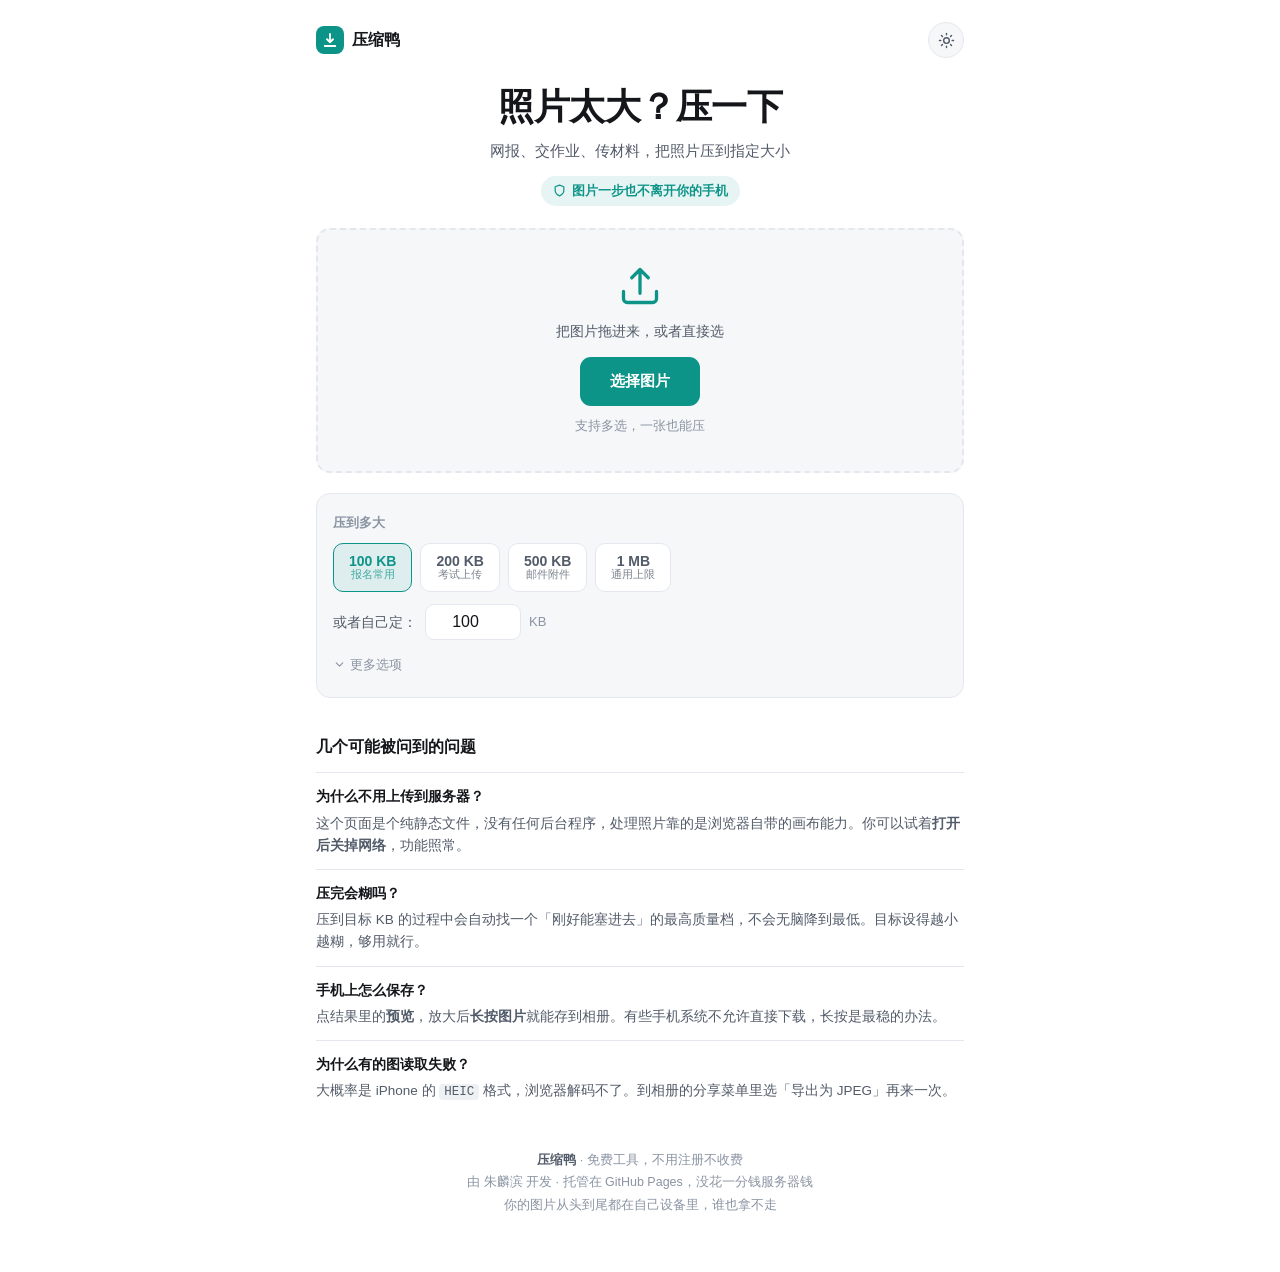
<file: tools/index.html>
<!DOCTYPE html>
<html lang="zh-CN">
<head>
<meta charset="UTF-8">
<meta name="viewport" content="width=device-width, initial-scale=1.0, viewport-fit=cover">
<meta name="format-detection" content="telephone=no">
<title>压缩鸭 · 照片压到指定大小</title>
<meta name="description" content="把照片压到指定 KB，网报、考试报名、交作业都能过。图片不上传服务器，全程在你手机里完成。">
<link rel="canonical" href="https://zhulinbin321.github.io/tools/">
<meta name="robots" content="index,follow">
<meta property="og:title" content="压缩鸭 · 照片压到指定大小">
<meta property="og:description" content="30MB 的原图压到 100KB，图片一步也不离开你的手机。">
<meta property="og:type" content="website">
<meta property="og:url" content="https://zhulinbin321.github.io/tools/">
<meta property="og:image" content="https://zhulinbin321.github.io/assets/img/og-tools.png">
<meta property="og:image:width" content="1200">
<meta property="og:image:height" content="630">
<meta property="og:image:alt" content="压缩鸭——照片压到指定大小，图片不出你的手机">
<meta name="twitter:card" content="summary_large_image">
<meta name="twitter:image" content="https://zhulinbin321.github.io/assets/img/og-tools.png">
<link rel="icon" href="data:image/svg+xml,%3Csvg xmlns='http://www.w3.org/2000/svg' viewBox='0 0 32 32'%3E%3Crect width='32' height='32' rx='8' fill='%230d9488'/%3E%3Cpath d='M16 7v13m0 0l-5-5m5 5l5-5M9 25h14' stroke='white' stroke-width='2.5' stroke-linecap='round' stroke-linejoin='round' fill='none'/%3E%3C/svg%3E" type="image/svg+xml">
<style>
  :root {
    color-scheme: light;
    --bg: #ffffff; --bg-soft: #f6f7f9; --bg-inset: #eef1f4;
    --text: #14161a; --text-soft: #525b69; --text-muted: #8a94a3;
    --border: #e4e8ee;
    --accent: #0d9488; --accent-hover: #0f766e; --accent-a10: rgba(13,148,136,.10);
    --warn: #b45309; --warn-bg: #fef3c7;
    --ok: #15803d; --ok-bg: #dcfce7;
    --shadow: 0 2px 10px rgba(16,24,40,.05);
    --radius: 14px;
    --ease: cubic-bezier(.4,0,.2,1);
  }
  html[data-theme="dark"] {
    color-scheme: dark;
    --bg: #0d1017; --bg-soft: #151a22; --bg-inset: #1c222c;
    --text: #eef1f6; --text-soft: #a3adbd; --text-muted: #6f7a8b;
    --border: #242c3a;
    --accent: #2dd4bf; --accent-hover: #5eead4; --accent-a10: rgba(45,212,191,.13);
    --warn: #fbbf24; --warn-bg: rgba(251,191,36,.12);
    --ok: #4ade80; --ok-bg: rgba(74,222,128,.12);
    --shadow: none;
  }
  * { margin: 0; padding: 0; box-sizing: border-box; }
  html { -webkit-text-size-adjust: 100%; }
  body {
    font-family: -apple-system, BlinkMacSystemFont, "PingFang SC", "Hiragino Sans GB", "Microsoft YaHei", sans-serif;
    background: var(--bg); color: var(--text);
    line-height: 1.65; font-size: 15px;
    -webkit-tap-highlight-color: transparent;
    -webkit-font-smoothing: antialiased;
    padding-bottom: env(safe-area-inset-bottom);
  }
  .wrap { max-width: 680px; margin: 0 auto; padding: 16px 16px 56px; }

  /* 顶栏 */
  .topbar { display: flex; align-items: center; justify-content: space-between; height: 48px; margin-bottom: 20px; }
  .logo { display: flex; align-items: center; gap: 8px; font-weight: 700; font-size: 16px; color: var(--text); letter-spacing: .2px; }
  .logo .mark { width: 28px; height: 28px; border-radius: 8px; background: var(--accent); color: #fff; display: grid; place-items: center; flex: 0 0 auto; }
  html[data-theme="dark"] .logo .mark { color: #062a26; }
  .logo .mark svg { width: 18px; height: 18px; }
  .theme-btn {
    background: var(--bg-soft); border: 1px solid var(--border); color: var(--text-soft);
    width: 36px; height: 36px; border-radius: 50%; cursor: pointer; display: grid; place-items: center;
  }
  .theme-btn svg { width: 17px; height: 17px; }
  html[data-theme="dark"] .icon-sun { display: none; }
  html:not([data-theme="dark"]) .icon-moon { display: none; }

  /* Hero */
  .hero { text-align: center; margin-bottom: 22px; }
  .hero h1 { font-size: clamp(26px, 7vw, 36px); font-weight: 800; letter-spacing: -.5px; line-height: 1.3; }
  .hero .sub { color: var(--text-soft); font-size: 15px; margin-top: 8px; }
  .trust {
    display: inline-flex; align-items: center; gap: 6px;
    margin-top: 12px; padding: 5px 12px; border-radius: 999px;
    background: var(--accent-a10); color: var(--accent); font-size: 12.5px; font-weight: 600;
  }
  .trust svg { width: 13px; height: 13px; }

  /* 上传区 */
  .drop {
    border: 2px dashed var(--border); border-radius: var(--radius);
    background: var(--bg-soft); padding: 34px 16px; text-align: center;
    transition: border-color .2s var(--ease), background .2s var(--ease);
  }
  .drop.hot { border-color: var(--accent); background: var(--accent-a10); }
  .drop .ico { width: 44px; height: 44px; margin: 0 auto 12px; color: var(--accent); }
  .drop .ico svg { width: 44px; height: 44px; }
  .drop p { color: var(--text-soft); font-size: 14px; }
  .drop .pick {
    display: inline-block; margin-top: 14px;
    background: var(--accent); color: #fff; font-weight: 600; font-size: 15px;
    padding: 12px 30px; border-radius: 11px; cursor: pointer;
  }
  html[data-theme="dark"] .drop .pick { color: #062a26; }
  .drop .pick:active { opacity: .85; }
  .drop .hint { font-size: 12.5px; color: var(--text-muted); margin-top: 10px; }

  /* 选项 */
  .opts { margin-top: 20px; }
  .opts-card {
    background: var(--bg-soft); border: 1px solid var(--border);
    border-radius: var(--radius); padding: 18px 16px;
  }
  .lbl { font-size: 13px; color: var(--text-muted); margin-bottom: 10px; font-weight: 600; }
  .chips { display: flex; flex-wrap: wrap; gap: 8px; }
  .chip {
    font-family: inherit; font-size: 14px; font-weight: 600; cursor: pointer;
    padding: 9px 15px; border-radius: 10px;
    background: var(--bg); color: var(--text-soft); border: 1px solid var(--border);
    min-height: 40px;
  }
  .chip.on { background: var(--accent-a10); color: var(--accent); border-color: var(--accent); }
  .chip small { display: block; font-size: 11px; font-weight: 400; opacity: .75; margin-top: -2px; }
  .custom { display: flex; align-items: center; gap: 8px; margin-top: 12px; font-size: 14px; color: var(--text-soft); }
  .custom input {
    font-family: inherit; font-size: 16px; color: var(--text); text-align: center;
    background: var(--bg); border: 1px solid var(--border); border-radius: 9px;
    padding: 8px 10px; width: 96px; outline: none;
  }
  .custom input:focus { border-color: var(--accent); }
  .custom span.unit { font-size: 13px; color: var(--text-muted); }
  .adv-toggle {
    margin-top: 14px; font-size: 13px; color: var(--text-muted); cursor: pointer;
    display: inline-flex; align-items: center; gap: 4px; user-select: none;
  }
  .adv-toggle svg { width: 13px; height: 13px; transition: transform .2s var(--ease); }
  .adv.open .adv-body { display: block; }
  .adv-body { display: none; margin-top: 12px; padding-top: 12px; border-top: 1px solid var(--border); }
  .adv-row { margin-bottom: 14px; }
  .adv-row:last-child { margin-bottom: 0; }
  .seg { display: flex; gap: 8px; flex-wrap: wrap; }

  /* 状态 / 结果 */
  .busy { display: none; margin-top: 20px; text-align: center; color: var(--text-soft); font-size: 14px; }
  .busy .track { height: 6px; background: var(--bg-inset); border-radius: 3px; overflow: hidden; margin-top: 10px; }
  .busy .track i { display: block; height: 100%; width: 0; background: var(--accent); border-radius: 3px; transition: width .3s var(--ease); }

  #out { margin-top: 22px; }
  .res-head { display: flex; align-items: baseline; justify-content: space-between; margin-bottom: 12px; gap: 10px; }
  .res-head h2 { font-size: 16px; font-weight: 700; }
  .res-head .save-all { font-size: 12.5px; color: var(--text-muted); }
  .item {
    display: flex; gap: 12px; align-items: center;
    background: var(--bg-soft); border: 1px solid var(--border); border-radius: var(--radius);
    padding: 12px; margin-bottom: 10px;
  }
  .thumb {
    width: 52px; height: 52px; flex: 0 0 52px; border-radius: 9px; overflow: hidden;
    background: var(--bg-inset); cursor: pointer; position: relative;
  }
  .thumb img { width: 100%; height: 100%; object-fit: cover; display: block; }
  .item .info { flex: 1; min-width: 0; }
  .item .nm { font-size: 13.5px; font-weight: 600; white-space: nowrap; overflow: hidden; text-overflow: ellipsis; }
  .item .sz { font-size: 12.5px; color: var(--text-muted); margin-top: 2px; }
  .item .sz em { font-style: normal; color: var(--accent); font-weight: 600; }
  .item .sz del { color: var(--text-muted); }
  .item .tagline { font-size: 11.5px; margin-top: 3px; }
  .item .tagline.ok { color: var(--ok); }
  .item .tagline.no { color: var(--warn); }
  .item .acts { display: flex; gap: 6px; flex: 0 0 auto; }
  .mini {
    font-family: inherit; font-size: 13px; font-weight: 600; cursor: pointer;
    padding: 9px 12px; border-radius: 9px; min-height: 40px;
    background: var(--bg); color: var(--text-soft); border: 1px solid var(--border);
  }
  .mini.pri { background: var(--accent); color: #fff; border-color: var(--accent); }
  html[data-theme="dark"] .mini.pri { color: #062a26; }
  .mini:active { opacity: .85; }

  .zipbar {
    display: none; margin-top: 14px; text-align: center;
  }
  .zipbar .big {
    font-family: inherit; width: 100%; font-size: 16px; font-weight: 700; cursor: pointer;
    background: var(--accent); color: #fff; border: none; border-radius: 12px; padding: 14px;
    min-height: 50px;
  }
  html[data-theme="dark"] .zipbar .big { color: #062a26; }
  .again {
    display: block; width: 100%; margin-top: 14px; text-align: center;
    font-family: inherit; font-size: 15px; font-weight: 600; cursor: pointer;
    background: transparent; color: var(--text-soft); border: 1px solid var(--border);
    border-radius: 12px; padding: 13px; min-height: 48px;
  }

  /* 灯箱 */
  .lb { display: none; position: absolute; inset: 0; background: rgba(0,0,0,.92); z-index: 50; }
  .lb.on { display: block; position: fixed; }
  .lb .inner { position: absolute; inset: 0; display: flex; flex-direction: column; align-items: center; justify-content: center; padding: 16px; }
  .lb img { max-width: 100%; max-height: 74vh; object-fit: contain; border-radius: 6px; }
  .lb .tip { color: #fff; font-size: 14px; margin-top: 16px; opacity: .9; text-align: center; }
  .lb .tip b { color: #7dd3fc; }
  .lb .close {
    position: absolute; top: calc(14px + env(safe-area-inset-top)); right: 16px;
    background: rgba(255,255,255,.14); border: none; color: #fff;
    width: 40px; height: 40px; border-radius: 50%; cursor: pointer; font-size: 20px; line-height: 1;
  }

  /* 说明 */
  .faq { margin-top: 36px; }
  .faq h2 { font-size: 16px; font-weight: 700; margin-bottom: 12px; }
  .qa { border-top: 1px solid var(--border); padding: 12px 0; }
  .qa .q { font-weight: 600; font-size: 14px; }
  .qa .a { color: var(--text-soft); font-size: 13.5px; margin-top: 4px; }
  .qa .a code {
    background: var(--bg-inset); padding: 1px 5px; border-radius: 4px; font-size: 12.5px;
    font-family: ui-monospace, Menlo, Consolas, monospace;
  }

  .foot { margin-top: 34px; text-align: center; color: var(--text-muted); font-size: 12.5px; line-height: 1.8; }
  .foot b { color: var(--text-soft); font-weight: 600; }

  @media (max-width: 480px) {
    .wrap { padding-left: 14px; padding-right: 14px; }
    .chips .chip { flex: 1 1 calc(50% - 4px); text-align: center; }
    .item { flex-wrap: wrap; }
    .item .acts { width: 100%; margin-top: 4px; }
    .item .acts .mini { flex: 1; }
  }
  @media print { .topbar, .drop, .opts, .acts, .zipbar, .lb, .again { display: none; } }
</style>
</head>
<body>
<div class="wrap">

  <div class="topbar">
    <div class="logo">
      <span class="mark">
        <svg viewBox="0 0 24 24" fill="none" stroke="currentColor" stroke-width="2.4" stroke-linecap="round" stroke-linejoin="round"><path d="M12 4v11m0 0l-4-4m4 4l4-4M5 20h14"/></svg>
      </span>
      压缩鸭
    </div>
    <button class="theme-btn" id="themeBtn" aria-label="切换深浅色">
      <svg class="icon-moon" viewBox="0 0 24 24" fill="none" stroke="currentColor" stroke-width="2" stroke-linecap="round" stroke-linejoin="round"><path d="M21 12.8A9 9 0 1 1 11.2 3 7 7 0 0 0 21 12.8z"/></svg>
      <svg class="icon-sun" viewBox="0 0 24 24" fill="none" stroke="currentColor" stroke-width="2" stroke-linecap="round" stroke-linejoin="round"><circle cx="12" cy="12" r="4"/><path d="M12 2v2m0 16v2M4.9 4.9l1.4 1.4m11.4 11.4 1.4 1.4M2 12h2m16 0h2M4.9 19.1l1.4-1.4M17.7 6.3l1.4-1.4"/></svg>
    </button>
  </div>

  <div class="hero">
    <h1>照片太大？压一下</h1>
    <p class="sub">网报、交作业、传材料，把照片压到指定大小</p>
    <div class="trust">
      <svg viewBox="0 0 24 24" fill="none" stroke="currentColor" stroke-width="2.2" stroke-linecap="round" stroke-linejoin="round"><path d="M12 22s8-4 8-10V5l-8-3-8 3v7c0 6 8 10 8 10z"/></svg>
      图片一步也不离开你的手机
    </div>
  </div>

  <div class="drop" id="drop">
    <div class="ico">
      <svg viewBox="0 0 24 24" fill="none" stroke="currentColor" stroke-width="1.8" stroke-linecap="round" stroke-linejoin="round"><path d="M21 15v4a2 2 0 0 1-2 2H5a2 2 0 0 1-2-2v-4M12 3v13m0-13l-4.5 4.5M12 3l4.5 4.5"/></svg>
    </div>
    <p id="dropText">把图片拖进来，或者直接选</p>
    <label class="pick" for="file">选择图片</label>
    <p class="hint">支持多选，一张也能压</p>
    <input type="file" id="file" accept="image/*" multiple style="position:absolute;width:1px;height:1px;opacity:0;overflow:hidden;clip:rect(0 0 0 0)">
  </div>

  <div class="opts">
    <div class="opts-card">
      <div class="lbl">压到多大</div>
      <div class="chips" id="presets">
        <button class="chip on" data-kb="100">100 KB<small>报名常用</small></button>
        <button class="chip" data-kb="200">200 KB<small>考试上传</small></button>
        <button class="chip" data-kb="500">500 KB<small>邮件附件</small></button>
        <button class="chip" data-kb="1024">1 MB<small>通用上限</small></button>
      </div>
      <div class="custom">
        <span>或者自己定：</span>
        <input type="number" id="kbInput" value="100" min="5" max="20480" inputmode="numeric">
        <span class="unit">KB</span>
      </div>

      <div class="adv" id="adv">
        <div class="adv-toggle" id="advToggle">
          <svg viewBox="0 0 24 24" fill="none" stroke="currentColor" stroke-width="2" stroke-linecap="round" stroke-linejoin="round"><path d="M6 9l6 6 6-6"/></svg>
          更多选项
        </div>
        <div class="adv-body">
          <div class="adv-row">
            <div class="lbl">输出格式</div>
            <div class="seg" id="fmt">
              <button class="chip on" data-fmt="image/jpeg">JPG<small>压得最小</small></button>
              <button class="chip" data-fmt="image/png">PNG<small>保留透明</small></button>
              <button class="chip" data-fmt="image/webp" id="fmtWebp">WebP<small>更省体积</small></button>
            </div>
          </div>
          <div class="adv-row">
            <div class="lbl">最长边不超过</div>
            <div class="seg" id="edge">
              <button class="chip on" data-edge="0">不限制</button>
              <button class="chip" data-edge="1920">1920</button>
              <button class="chip" data-edge="1280">1280</button>
              <button class="chip" data-edge="800">800</button>
            </div>
          </div>
        </div>
      </div>
    </div>
  </div>

  <div class="busy" id="busy">
    <div id="busyText">正在处理…</div>
    <div class="track"><i id="busyBar"></i></div>
  </div>

  <div id="out"></div>

  <div class="faq">
    <h2>几个可能被问到的问题</h2>
    <div class="qa">
      <div class="q">为什么不用上传到服务器？</div>
      <div class="a">这个页面是个纯静态文件，没有任何后台程序，处理照片靠的是浏览器自带的画布能力。你可以试着<b>打开后关掉网络</b>，功能照常。</div>
    </div>
    <div class="qa">
      <div class="q">压完会糊吗？</div>
      <div class="a">压到目标 KB 的过程中会自动找一个「刚好能塞进去」的最高质量档，不会无脑降到最低。目标设得越小越糊，够用就行。</div>
    </div>
    <div class="qa">
      <div class="q">手机上怎么保存？</div>
      <div class="a">点结果里的<b>预览</b>，放大后<b>长按图片</b>就能存到相册。有些手机系统不允许直接下载，长按是最稳的办法。</div>
    </div>
    <div class="qa">
      <div class="q">为什么有的图读取失败？</div>
      <div class="a">大概率是 iPhone 的 <code>HEIC</code> 格式，浏览器解码不了。到相册的分享菜单里选「导出为 JPEG」再来一次。</div>
    </div>
  </div>

  <div class="foot">
    <b>压缩鸭</b> · 免费工具，不用注册不收费<br>
    由 朱麟滨 开发 · 托管在 GitHub Pages，没花一分钱服务器钱<br>
    你的图片从头到尾都在自己设备里，谁也拿不走
  </div>
</div>

<div class="lb" id="lb">
  <button class="close" id="lbClose" aria-label="关闭">&times;</button>
  <div class="inner">
    <img id="lbImg" alt="预览">
    <div class="tip">长按图片 → 存储到相册</div>
  </div>
</div>

<script>
(function () {
  'use strict';

  /* ---------- 主题 ---------- */
  var root = document.documentElement;
  try {
    var saved = localStorage.getItem('duck-theme');
    if (saved) root.setAttribute('data-theme', saved);
    else if (window.matchMedia && window.matchMedia('(prefers-color-scheme: dark)').matches) root.setAttribute('data-theme', 'dark');
  } catch (e) {}
  document.getElementById('themeBtn').addEventListener('click', function () {
    var cur = root.getAttribute('data-theme') === 'dark' ? 'light' : 'dark';
    root.setAttribute('data-theme', cur);
    try { localStorage.setItem('duck-theme', cur); } catch (e) {}
  });

  /* ---------- 小工具 ---------- */
  function $(id) { return document.getElementById(id); }
  function humanBytes(b) {
    if (b >= 1048576) return (b / 1048576).toFixed(2) + ' MB';
    if (b >= 1024) return (b / 1024).toFixed(0) + ' KB';
    return b + ' B';
  }
  function baseName(n) {
    var i = n.lastIndexOf('.');
    return i > 0 ? n.slice(0, i) : n;
  }
  function extOf(mime) {
    if (mime === 'image/png') return 'png';
    if (mime === 'image/webp') return 'webp';
    return 'jpg';
  }

  /* ---------- 选项状态 ---------- */
  var targetKB = 100;
  var outMime = 'image/jpeg';
  var maxEdge = 0;

  function bindSeg(groupId, cb) {
    var box = $(groupId);
    box.addEventListener('click', function (e) {
      var btn = e.target;
      while (btn && btn !== box && btn.className.indexOf('chip') === -1) btn = btn.parentNode;
      if (!btn || btn === box) return;
      var all = box.querySelectorAll('.chip');
      for (var i = 0; i < all.length; i++) all[i].className = 'chip';
      btn.className = 'chip on';
      cb(btn.getAttribute('data-' + (groupId === 'fmt' ? 'fmt' : 'edge')) || btn.getAttribute('data-kb'));
    });
  }

  $('presets').addEventListener('click', function (e) {
    var btn = e.target;
    while (btn && btn !== this && btn.className.indexOf('chip') === -1) btn = btn.parentNode;
    if (!btn || btn === this) return;
    var all = this.querySelectorAll('.chip');
    for (var i = 0; i < all.length; i++) all[i].className = 'chip';
    btn.className = 'chip on';
    targetKB = parseInt(btn.getAttribute('data-kb'), 10);
    $('kbInput').value = targetKB;
  });

  $('kbInput').addEventListener('input', function () {
    var v = parseInt(this.value, 10);
    if (!isNaN(v) && v > 0) {
      targetKB = v;
      var all = $('presets').querySelectorAll('.chip');
      for (var i = 0; i < all.length; i++) {
        all[i].className = (parseInt(all[i].getAttribute('data-kb'), 10) === v) ? 'chip on' : 'chip';
      }
    }
  });

  bindSeg('fmt', function (v) { outMime = v; });
  bindSeg('edge', function (v) { maxEdge = parseInt(v, 10) || 0; });

  $('advToggle').addEventListener('click', function () {
    var p = $('adv');
    if (p.className.indexOf('open') > -1) p.className = 'adv';
    else p.className = 'adv open';
  });

  // WebP 编码能力检测
  (function () {
    var c = document.createElement('canvas');
    c.width = c.height = 1;
    var ok = false;
    try { ok = c.toDataURL('image/webp').indexOf('data:image/webp') === 0; } catch (e) {}
    if (!ok) {
      var w = $('fmtWebp');
      if (w && w.parentNode) w.parentNode.removeChild(w);
    }
  }());

  /* ---------- 选择文件 ---------- */
  var fileInput = $('file'), drop = $('drop');
  fileInput.addEventListener('change', function () {
    if (this.files && this.files.length) handle(this.files);
  });

  ['dragenter', 'dragover'].forEach(function (ev) {
    drop.addEventListener(ev, function (e) { e.preventDefault(); drop.className = 'drop hot'; });
  });
  ['dragleave', 'drop'].forEach(function (ev) {
    drop.addEventListener(ev, function (e) { e.preventDefault(); drop.className = 'drop'; });
  });
  drop.addEventListener('drop', function (e) {
    if (e.dataTransfer && e.dataTransfer.files && e.dataTransfer.files.length) handle(e.dataTransfer.files);
  });

  /* ---------- 解码 ---------- */
  function decode(file) {
    if (typeof createImageBitmap === 'function') {
      return createImageBitmap(file, { imageOrientation: 'from-image' })
        .catch(function () { return createImageBitmap(file); })
        .catch(function () { return viaImg(file); });
    }
    return viaImg(file);
  }
  function viaImg(file) {
    return new Promise(function (res, rej) {
      var url = URL.createObjectURL(file);
      var img = new Image();
      img.onload = function () { img._blobUrl = url; res(img); };
      img.onerror = function () { URL.revokeObjectURL(url); rej(new Error('bad image')); };
      img.src = url;
    });
  }

  var MAX_PIXELS = 11000000; // iOS canvas 面积上限保守值

  function planSize(w, h, edge) {
    var s = 1;
    if (edge > 0) s = Math.min(s, edge / Math.max(w, h));
    if (w * h > MAX_PIXELS) s = Math.min(s, Math.sqrt(MAX_PIXELS / (w * h)));
    if (s > 1) s = 1;
    return { w: Math.max(1, Math.round(w * s)), h: Math.max(1, Math.round(h * s)) };
  }

  function toBlob(canvas, mime, q) {
    return new Promise(function (res) {
      canvas.toBlob(function (b) { res(b); }, mime, q);
    });
  }

  /* ---------- 核心：压到目标大小 ---------- */
  function compress(src, targetBytes, mime, edge) {
    var base = planSize(src.width, src.height, edge);
    var canvas = document.createElement('canvas');
    var ctx = canvas.getContext('2d');

    var scale = 1;
    var best = null;      // 已达标的最大体积结果
    var tries = 0;
    var lastInfo = null;

    function drawAt(s) {
      var w = Math.max(1, Math.round(base.w * s));
      var h = Math.max(1, Math.round(base.h * s));
      canvas.width = w; canvas.height = h;
      ctx.fillStyle = '#ffffff';
      ctx.fillRect(0, 0, w, h);
      ctx.drawImage(src, 0, 0, w, h);
      return { w: w, h: h };
    }

    function oneRound() {
      var dim = drawAt(scale);
      if (mime === 'image/png') {
        return toBlob(canvas, 'image/png').then(function (b) {
          return { blob: b, quality: 1, width: dim.w, height: dim.h };
        });
      }
      return toBlob(canvas, mime, 0.92).then(function (b) {
        if (b && b.size <= targetBytes) return { blob: b, quality: 0.92, width: dim.w, height: dim.h };
        var lo = 0.05, hi = 0.92, found = null, n = 0;
        function step() {
          if (n >= 7 || (hi - lo) < 0.02) {
            // 这一档 scale 下尽力了：记录最接近的一次
            return found ? { blob: found.blob, quality: found.q, width: dim.w, height: dim.h }
                         : { blob: b, quality: 0.05, width: dim.w, height: dim.h };
          }
          n++;
          var mid = (lo + hi) / 2;
          return toBlob(canvas, mime, mid).then(function (x) {
            if (x.size <= targetBytes) { lo = mid; found = { blob: x, q: mid }; }
            else { hi = mid; }
            return step();
          });
        }
        return step();
      });
    }

    function loop() {
      return oneRound().then(function (r) {
        lastInfo = r;
        if (r.blob && r.blob.size <= targetBytes) {
          if (!best || r.blob.size > best.blob.size) best = r;
          return best;
        }
        tries++;
        if (tries >= 6 || scale < 0.12) {
          // 做不到目标：返回体积最小的那次尝试
          return (best || lastInfo);
        }
        scale = scale * 0.72;
        return loop();
      });
    }

    return loop();
  }

  /* ---------- 主流程 ---------- */
  var results = [];

  function handle(fileList) {
    var files = [];
    for (var i = 0; i < fileList.length; i++) {
      var f = fileList[i];
      if (!f.type || f.type.indexOf('image/') !== 0) continue;
      files.push(f);
    }
    if (!files.length) {
      alert('没找到能识别的图片。如果是 HEIC 格式，请先在相册里导出为 JPEG。');
      return;
    }

    results = [];
    $('out').innerHTML = '';
    $('busy').style.display = 'block';
    $('zipbar') && ($('zipbar').style.display = 'none');

    var targetBytes = Math.max(1024, targetKB * 1024);
    var i2 = 0;

    function next() {
      if (i2 >= files.length) return finish();
      var f = files[i2];
      $('busyText').textContent = '正在处理 ' + (i2 + 1) + ' / ' + files.length + '：' + f.name;
      $('busyBar').style.width = (i2 / files.length * 100) + '%';
      return processOne(f, targetBytes).then(function (r) {
        results.push(r);
        renderItem(r);
        i2++;
        return next();
      });
    }

    next().then(function () {
      $('busy').style.display = 'none';
      $('busyBar').style.width = '100%';
      afterFinish();
    }).catch(function (err) {
      $('busy').style.display = 'none';
      console.error(err);
      alert('出了点问题：' + (err && err.message ? err.message : '未知错误'));
    });
  }

  function release(src) {
    if (src.close) { try { src.close(); } catch (e) {} }
    if (src._blobUrl) URL.revokeObjectURL(src._blobUrl);
  }

  function processOne(file, targetBytes) {
    return decode(file).then(function (src) {
      // 原图已经达标、又不改尺寸不转格式：原样返回，别白白重编码掉画质
      if (file.size <= targetBytes && maxEdge === 0 && file.type === outMime) {
        var dim = { w: src.width, h: src.height };
        release(src);
        return {
          name: baseName(file.name) + '-压缩.' + extOf(outMime),
          blob: file,
          origSize: file.size,
          newSize: file.size,
          width: dim.w,
          height: dim.h,
          target: targetBytes,
          ok: true,
          kept: true
        };
      }
      return compress(src, targetBytes, outMime, maxEdge).then(function (r) {
        release(src);
        return {
          name: baseName(file.name) + '-压缩.' + extOf(outMime),
          blob: r.blob,
          origSize: file.size,
          newSize: r.blob ? r.blob.size : 0,
          width: r.width,
          height: r.height,
          target: targetBytes,
          ok: !!(r.blob && r.blob.size <= targetBytes)
        };
      });
    });
  }

  function finish() {
    $('busyText').textContent = '全部搞定';
    $('busyBar').style.width = '100%';
  }

  function renderItem(r) {
    var okCount = 0;
    for (var k = 0; k < results.length; k++) if (results[k].ok) okCount++;

    var box = document.createElement('div');
    box.className = 'item';

    var thumb = document.createElement('div');
    thumb.className = 'thumb';
    var im = document.createElement('img');
    im.src = URL.createObjectURL(r.blob);
    thumb.appendChild(im);
    thumb.setAttribute('role', 'button');
    thumb.addEventListener('click', function () { openLb(im.src, r); });

    var info = document.createElement('div');
    info.className = 'info';
    var nm = document.createElement('div');
    nm.className = 'nm';
    nm.textContent = r.name;
    var sz = document.createElement('div');
    sz.className = 'sz';
    var cut = r.origSize > 0 ? (1 - r.newSize / r.origSize) * 100 : 0;
    sz.innerHTML = '<del>' + humanBytes(r.origSize) + '</del> → <em>' + humanBytes(r.newSize) + '</em>' +
      (cut > 0.5 ? '（省了 ' + cut.toFixed(1) + '%）' : '');
    var tg = document.createElement('div');
    tg.className = 'tagline ' + (r.ok ? 'ok' : 'no');
    tg.textContent = r.kept
      ? r.width + '×' + r.height + ' · 原图就在目标以内，没动它'
      : (r.ok
        ? r.width + '×' + r.height + ' · 已压到目标以内'
        : r.width + '×' + r.height + ' · 只能压到这么小（试试限制边长）');
    info.appendChild(nm); info.appendChild(sz); info.appendChild(tg);

    var acts = document.createElement('div');
    acts.className = 'acts';
    var bView = document.createElement('button');
    bView.className = 'mini';
    bView.textContent = '预览';
    bView.addEventListener('click', function () { openLb(im.src, r); });
    var bDown = document.createElement('button');
    bDown.className = 'mini pri';
    bDown.textContent = '保存';
    bDown.addEventListener('click', function () { downloadBlob(r.blob, r.name); });
    acts.appendChild(bView); acts.appendChild(bDown);

    box.appendChild(thumb); box.appendChild(info); box.appendChild(acts);
    $('out').appendChild(box);
  }

  function afterFinish() {
    if (!results.length) return;
    var head = document.createElement('div');
    head.className = 'res-head';
    var okCount = 0;
    for (var k = 0; k < results.length; k++) if (results[k].ok) okCount++;
    head.innerHTML = '<h2>搞定 ' + results.length + ' 张</h2><div class="save-all">' +
      okCount + ' 张在 ' + humanBytes(Math.max(1024, targetKB * 1024)) + ' 以内</div>';
    $('out').insertBefore(head, $('out').firstChild);

    var zipbar = $('zipbar');
    if (!zipbar) {
      zipbar = document.createElement('div');
      zipbar.className = 'zipbar';
      zipbar.id = 'zipbar';
      var zb = document.createElement('button');
      zb.className = 'big';
      zb.textContent = '全部打包下载（ZIP）';
      zb.addEventListener('click', function () {
        zb.disabled = true; zb.textContent = '正在打包…';
        buildZip(results).then(function (blob) {
          downloadBlob(blob, '压缩鸭-' + results.length + '张.zip');
          zb.disabled = false; zb.textContent = '全部打包下载（ZIP）';
        });
      });
      zipbar.appendChild(zb);
      $('out').appendChild(zipbar);
    }
    zipbar.style.display = results.length > 1 ? 'block' : 'none';

    var again = document.createElement('button');
    again.className = 'again';
    again.textContent = '再压一批';
    again.addEventListener('click', function () {
      fileInput.value = '';
      fileInput.click();
    });
    $('out').appendChild(again);
  }

  function downloadBlob(blob, name) {
    try {
      var url = URL.createObjectURL(blob);
      var a = document.createElement('a');
      a.href = url;
      a.download = name;
      a.style.display = 'none';
      document.body.appendChild(a);
      a.click();
      setTimeout(function () {
        document.body.removeChild(a);
        URL.revokeObjectURL(url);
      }, 3000);
    } catch (e) {
      alert('这个浏览器不允许直接下载，请点「预览」后长按图片保存。');
    }
  }

  /* ---------- 预览灯箱 ---------- */
  function openLb(src, r) {
    $('lbImg').src = src;
    $('lb').className = 'lb on';
    document.body.style.overflow = 'hidden';
  }
  function closeLb() {
    $('lb').className = 'lb';
    document.body.style.overflow = '';
  }
  $('lbClose').addEventListener('click', closeLb);
  $('lb').addEventListener('click', function (e) {
    if (e.target === $('lb')) closeLb();
  });

  /* ---------- 手写 ZIP（store 模式，零依赖） ---------- */
  var CRC_TABLE = (function () {
    var t = [], c, n, k;
    for (n = 0; n < 256; n++) {
      c = n;
      for (k = 0; k < 8; k++) c = (c & 1) ? (0xEDB88320 ^ (c >>> 1)) : (c >>> 1);
      t[n] = c >>> 0;
    }
    return t;
  }());
  function crc32(buf) {
    var c = 0xFFFFFFFF;
    for (var i = 0; i < buf.length; i++) c = CRC_TABLE[(c ^ buf[i]) & 0xFF] ^ (c >>> 8);
    return (c ^ 0xFFFFFFFF) >>> 0;
  }
  function utf8Bytes(str) {
    if (typeof TextEncoder !== 'undefined') return new TextEncoder().encode(str);
    var out = [], s = unescape(encodeURIComponent(str));
    for (var i = 0; i < s.length; i++) out.push(s.charCodeAt(i));
    return new Uint8Array(out);
  }
  function readArrayBuffer(blob) {
    return new Promise(function (res, rej) {
      var fr = new FileReader();
      fr.onload = function () { res(fr.result); };
      fr.onerror = rej;
      fr.readAsArrayBuffer(blob);
    });
  }
  function dosTime(d) {
    return {
      tm: (((d.getHours() << 11) | (d.getMinutes() << 5) | Math.floor(d.getSeconds() / 2))) & 0xFFFF,
      dt: ((((d.getFullYear() - 1980) << 9) | ((d.getMonth() + 1) << 5) | d.getDate())) & 0xFFFF
    };
  }
  function buildZip(items) {
    return Promise.all(items.map(function (it) {
      return readArrayBuffer(it.blob).then(function (ab) {
        return { name: utf8Bytes(it.name), data: new Uint8Array(ab) };
      });
    })).then(function (list) {
      var parts = [], central = [], offset = 0, i;
      var t0 = dosTime(new Date());
      for (i = 0; i < list.length; i++) {
        var name = list[i].name, data = list[i].data;
        var crc = crc32(data);

        var lh = new Uint8Array(30 + name.length);
        var dv = new DataView(lh.buffer);
        dv.setUint32(0, 0x04034b50, true);
        dv.setUint16(4, 20, true);
        dv.setUint16(6, 0x0800, true);
        dv.setUint16(8, 0, true);
        dv.setUint16(10, t0.tm, true);
        dv.setUint16(12, t0.dt, true);
        dv.setUint32(14, crc, true);
        dv.setUint32(18, data.length, true);
        dv.setUint32(22, data.length, true);
        dv.setUint16(26, name.length, true);
        dv.setUint16(28, 0, true);
        lh.set(name, 30);

        var ch = new Uint8Array(46 + name.length);
        var cv = new DataView(ch.buffer);
        cv.setUint32(0, 0x02014b50, true);
        cv.setUint16(4, 20, true);
        cv.setUint16(6, 20, true);
        cv.setUint16(8, 0x0800, true);
        cv.setUint16(10, 0, true);
        cv.setUint16(12, t0.tm, true);
        cv.setUint16(14, t0.dt, true);
        cv.setUint32(16, crc, true);
        cv.setUint32(20, data.length, true);
        cv.setUint32(24, data.length, true);
        cv.setUint16(28, name.length, true);
        cv.setUint16(30, 0, true);
        cv.setUint16(32, 0, true);
        cv.setUint16(34, 0, true);
        cv.setUint16(36, 0, true);
        cv.setUint32(38, 0, true);
        cv.setUint32(42, offset, true);
        ch.set(name, 46);

        parts.push(lh, data);
        central.push(ch);
        offset += lh.length + data.length;
      }
      var centralSize = 0;
      for (i = 0; i < central.length; i++) centralSize += central[i].length;

      var eocd = new Uint8Array(22);
      var ev = new DataView(eocd.buffer);
      ev.setUint32(0, 0x06054b50, true);
      ev.setUint16(4, 0, true);
      ev.setUint16(6, 0, true);
      ev.setUint16(8, list.length, true);
      ev.setUint16(10, list.length, true);
      ev.setUint32(12, centralSize, true);
      ev.setUint32(16, offset, true);
      ev.setUint16(20, 0, true);

      return new Blob(parts.concat(central, [eocd]), { type: 'application/zip' });
    });
  }

}());
</script>
</body>
</html>
</file>
<file: assets/css/style.css>
/* ==========================================================================
   个人主页 · 样式表
   结构：1 变量与主题 / 2 基础重置 / 3 布局容器 / 4 导航 / 5 Hero
        6 通用区块标题 / 7 关于 / 8 技能 / 9 经历时间线 / 10 项目
        11 联系 / 12 页脚 / 13 动效 / 14 响应式 / 15 打印
   ========================================================================== */

/* ---------- 1. 变量与主题 ---------- */
:root {
  color-scheme: light;

  --bg:            #ffffff;
  --bg-soft:       #f6f7fa;
  --bg-elev:       #ffffff;
  --bg-inset:      #ffffff;

  --text:          #14161a;
  --text-soft:     #525b69;
  --text-muted:    #8a94a3;

  --border:        #e7eaf0;
  --border-soft:   #eff1f6;

  --accent:        #4f46e5;
  --accent-hover:  #4338ca;
  --accent-2:      #06b6d4;
  --accent-a10:    rgba(79, 70, 229, .10);
  --accent-a16:    rgba(79, 70, 229, .16);
  --cyan-a10:      rgba(6, 182, 212, .10);

  --shadow-sm:     0 1px 2px rgba(16, 24, 40, .05);
  --shadow-md:     0 4px 14px rgba(16, 24, 40, .06);
  --shadow-lg:     0 12px 32px rgba(16, 24, 40, .10);
  --shadow-accent: 0 8px 22px rgba(79, 70, 229, .22);

  --radius:        14px;
  --radius-sm:     10px;
  --radius-lg:     20px;
  --maxw:          960px;

  --ease:          cubic-bezier(.4, 0, .2, 1);
}

[data-theme="dark"] {
  color-scheme: dark;

  --bg:            #0d1017;
  --bg-soft:       #141922;
  --bg-elev:       #161b25;
  --bg-inset:      #1b2130;

  --text:          #eef1f6;
  --text-soft:     #a3adbd;
  --text-muted:    #6f7a8b;

  --border:        #242c3a;
  --border-soft:   #1e2531;

  --accent:        #7c83f7;
  --accent-hover:  #9298fa;
  --accent-2:      #22d3ee;
  --accent-a10:    rgba(124, 131, 247, .14);
  --accent-a16:    rgba(124, 131, 247, .22);
  --cyan-a10:      rgba(34, 211, 238, .12);

  --shadow-sm:     0 1px 2px rgba(0, 0, 0, .4);
  --shadow-md:     0 4px 14px rgba(0, 0, 0, .35);
  --shadow-lg:     0 12px 32px rgba(0, 0, 0, .45);
  --shadow-accent: 0 8px 22px rgba(124, 131, 247, .3);
}

/* ---------- 2. 基础重置 ---------- */
*, *::before, *::after { box-sizing: border-box; }

html {
  scroll-behavior: smooth;
  scroll-padding-top: 76px;
  -webkit-text-size-adjust: 100%;
}

body {
  margin: 0;
  background: var(--bg);
  color: var(--text);
  font-family: -apple-system, BlinkMacSystemFont, "Segoe UI", "PingFang SC",
               "Hiragino Sans GB", "Microsoft YaHei", "Helvetica Neue", Helvetica, Arial, sans-serif;
  font-size: 16px;
  line-height: 1.7;
  -webkit-font-smoothing: antialiased;
  -moz-osx-font-smoothing: grayscale;
  transition: background-color .3s var(--ease), color .3s var(--ease);
  overflow-x: hidden;
}

h1, h2, h3, h4, p, ul, ol, figure { margin: 0; }
ul, ol { padding: 0; list-style: none; }
img, svg { display: block; max-width: 100%; }

a {
  color: inherit;
  text-decoration: none;
  transition: color .2s var(--ease);
}

button {
  font: inherit;
  color: inherit;
  border: 0;
  background: none;
  cursor: pointer;
}

:focus-visible {
  outline: 2px solid var(--accent);
  outline-offset: 3px;
  border-radius: 6px;
}

::selection { background: var(--accent-a16); }

.skip-link {
  position: absolute;
  left: -9999px;
  top: 0;
  z-index: 999;
  padding: 10px 18px;
  background: var(--accent);
  color: #fff;
  border-radius: 0 0 10px 0;
}
.skip-link:focus { left: 0; }

/* ---------- 3. 布局容器 ---------- */
.wrap {
  width: 100%;
  max-width: var(--maxw);
  margin-inline: auto;
  padding-inline: 24px;
}

section { padding-block: 76px; }

/* ---------- 4. 导航 ---------- */
.nav {
  position: sticky;
  top: 0;
  z-index: 50;
  background: color-mix(in srgb, var(--bg) 82%, transparent);
  backdrop-filter: saturate(180%) blur(14px);
  -webkit-backdrop-filter: saturate(180%) blur(14px);
  border-bottom: 1px solid transparent;
  transition: border-color .3s var(--ease), box-shadow .3s var(--ease);
}
@supports not (background: color-mix(in srgb, red, blue)) {
  .nav { background: var(--bg); }
}

.nav.is-stuck {
  border-bottom-color: var(--border-soft);
  box-shadow: var(--shadow-sm);
}

.nav-inner {
  display: flex;
  align-items: center;
  gap: 20px;
  height: 64px;
}

.brand {
  display: inline-flex;
  align-items: center;
  gap: 10px;
  font-weight: 700;
  letter-spacing: .2px;
  white-space: nowrap;
}
.brand img { width: 30px; height: 30px; border-radius: 8px; }

.nav-menu {
  display: flex;
  align-items: center;
  gap: 4px;
  margin-left: auto;
}
.nav-menu a {
  position: relative;
  padding: 8px 14px;
  border-radius: 999px;
  font-size: 14.5px;
  color: var(--text-soft);
  font-weight: 500;
}
.nav-menu a:hover { color: var(--text); background: var(--bg-soft); }
.nav-menu a.is-active { color: var(--accent); background: var(--accent-a10); }

.icon-btn {
  display: grid;
  place-items: center;
  width: 38px;
  height: 38px;
  border-radius: 10px;
  color: var(--text-soft);
  background: var(--bg-soft);
  border: 1px solid var(--border-soft);
  transition: all .2s var(--ease);
  flex-shrink: 0;
}
.icon-btn:hover { color: var(--text); background: var(--accent-a10); transform: translateY(-1px); }
.icon-btn svg { width: 18px; height: 18px; }

/* 太阳 / 月亮切换 */
[data-theme="light"] .icon-moon { display: block; }
[data-theme="light"] .icon-sun  { display: none; }
[data-theme="dark"]  .icon-moon { display: none; }
[data-theme="dark"]  .icon-sun  { display: block; }

.nav-toggle { display: none; }

/* 移动端下拉面板 */
.mobile-panel {
  display: none;
  overflow: hidden;
  border-top: 1px solid var(--border-soft);
  background: var(--bg);
}
.mobile-panel.is-open { display: block; }
.mobile-panel a {
  display: block;
  padding: 13px 24px;
  font-size: 15px;
  color: var(--text-soft);
  border-bottom: 1px solid var(--border-soft);
}
.mobile-panel a:last-child { border-bottom: 0; }
.mobile-panel a:active { background: var(--bg-soft); }

/* ---------- 5. Hero ---------- */
.hero {
  position: relative;
  padding-block: 88px 68px;
  overflow: hidden;
}
.hero::before {
  content: "";
  position: absolute;
  inset: 0;
  pointer-events: none;
  background:
    radial-gradient(58% 46% at 12% 4%,  var(--accent-a10), transparent 68%),
    radial-gradient(48% 40% at 92% 12%, var(--cyan-a10),   transparent 70%);
}

.hero-inner {
  position: relative;
  display: grid;
  grid-template-columns: 148px 1fr;
  gap: 44px;
  align-items: center;
}

.avatar {
  width: 148px;
  height: 148px;
  border-radius: 50%;
  object-fit: cover;
  border: 3px solid var(--bg);
  box-shadow: var(--shadow-lg);
  background: var(--bg-soft);
}

.hero-tag {
  display: inline-flex;
  align-items: center;
  gap: 8px;
  padding: 5px 13px 5px 10px;
  border-radius: 999px;
  background: var(--accent-a10);
  color: var(--accent);
  font-size: 13px;
  font-weight: 600;
  letter-spacing: .3px;
  margin-bottom: 18px;
}
.hero-tag .dot {
  width: 7px;
  height: 7px;
  border-radius: 50%;
  background: #12b981;
  box-shadow: 0 0 0 3px rgba(18, 185, 129, .22);
  animation: pulse 2.4s ease-in-out infinite;
}
@keyframes pulse {
  50% { box-shadow: 0 0 0 6px rgba(18, 185, 129, 0); }
}

.hero h1 {
  font-size: clamp(34px, 5.4vw, 52px);
  line-height: 1.18;
  font-weight: 800;
  letter-spacing: -.5px;
}
.hero h1 .accent { color: var(--accent); }

.hero-role {
  margin-top: 10px;
  font-size: clamp(17px, 2.2vw, 20px);
  font-weight: 600;
  color: var(--text-soft);
}
.hero-desc {
  margin-top: 16px;
  max-width: 58ch;
  font-size: 16.5px;
  color: var(--text-soft);
}

.hero-meta {
  display: flex;
  flex-wrap: wrap;
  gap: 8px 18px;
  margin-top: 20px;
  color: var(--text-muted);
  font-size: 14.5px;
}
.hero-meta span { display: inline-flex; align-items: center; gap: 7px; }
.hero-meta svg { width: 15px; height: 15px; flex-shrink: 0; }

.btn-row {
  display: flex;
  flex-wrap: wrap;
  gap: 12px;
  margin-top: 30px;
}

.btn {
  display: inline-flex;
  align-items: center;
  gap: 9px;
  padding: 11px 22px;
  border-radius: 999px;
  font-size: 15px;
  font-weight: 600;
  border: 1px solid transparent;
  transition: all .22s var(--ease);
}
.btn svg { width: 17px; height: 17px; }

.btn-primary {
  background: var(--accent);
  color: #fff;
  box-shadow: var(--shadow-accent);
}
.btn-primary:hover { background: var(--accent-hover); transform: translateY(-2px); }

[data-theme="dark"] .btn-primary { color: #0f1320; }

.btn-ghost {
  background: var(--bg-elev);
  color: var(--text);
  border-color: var(--border);
  box-shadow: var(--shadow-sm);
}
.btn-ghost:hover {
  border-color: var(--accent);
  color: var(--accent);
  transform: translateY(-2px);
}

/* 社交图标按钮组 */
.socials {
  display: flex;
  flex-wrap: wrap;
  gap: 10px;
  margin-top: 26px;
}
.social-link {
  display: grid;
  place-items: center;
  width: 42px;
  height: 42px;
  border-radius: 12px;
  background: var(--bg-elev);
  border: 1px solid var(--border);
  color: var(--text-soft);
  transition: all .22s var(--ease);
}
.social-link svg { width: 19px; height: 19px; }
.social-link:hover {
  color: var(--accent);
  border-color: var(--accent);
  background: var(--accent-a10);
  transform: translateY(-3px);
}

/* ---------- 6. 通用区块标题 ---------- */
.section-head { margin-bottom: 40px; }

.eyebrow {
  display: inline-block;
  font-size: 13px;
  font-weight: 700;
  letter-spacing: 1.4px;
  text-transform: uppercase;
  color: var(--accent);
  margin-bottom: 10px;
}

.section-head h2 {
  font-size: clamp(26px, 3.6vw, 34px);
  font-weight: 800;
  letter-spacing: -.3px;
  line-height: 1.25;
}
.section-head p {
  margin-top: 12px;
  max-width: 62ch;
  color: var(--text-soft);
}

.alt-bg { background: var(--bg-soft); }

/* ---------- 7. 关于 ---------- */
.about-grid {
  display: grid;
  grid-template-columns: 1.35fr 1fr;
  gap: 44px;
  align-items: start;
}
.about-text p + p { margin-top: 16px; }
.about-text { color: var(--text-soft); font-size: 16.5px; }
.about-text strong { color: var(--text); font-weight: 600; }

.stats {
  display: grid;
  grid-template-columns: repeat(2, 1fr);
  gap: 14px;
}
.stat {
  padding: 20px;
  border-radius: var(--radius);
  background: var(--bg-elev);
  border: 1px solid var(--border-soft);
  box-shadow: var(--shadow-sm);
  text-align: center;
}
.stat-num {
  font-size: 28px;
  font-weight: 800;
  color: var(--accent);
  line-height: 1.2;
  letter-spacing: -.5px;
}
.stat-label {
  margin-top: 4px;
  font-size: 13px;
  color: var(--text-muted);
}

/* ---------- 8. 技能 ---------- */
.skill-grid {
  display: grid;
  grid-template-columns: repeat(auto-fit, minmax(255px, 1fr));
  gap: 18px;
}

.skill-card {
  padding: 24px;
  border-radius: var(--radius);
  background: var(--bg-elev);
  border: 1px solid var(--border-soft);
  box-shadow: var(--shadow-sm);
  transition: transform .25s var(--ease), box-shadow .25s var(--ease), border-color .25s var(--ease);
}
.skill-card:hover {
  transform: translateY(-4px);
  box-shadow: var(--shadow-md);
  border-color: var(--border);
}
.skill-card h3 {
  display: flex;
  align-items: center;
  gap: 10px;
  font-size: 16px;
  font-weight: 700;
  margin-bottom: 16px;
}
.skill-card h3 svg { width: 18px; height: 18px; color: var(--accent); }

.chips { display: flex; flex-wrap: wrap; gap: 8px; }
.chip {
  padding: 5px 12px;
  border-radius: 8px;
  background: var(--bg-soft);
  border: 1px solid var(--border-soft);
  color: var(--text-soft);
  font-size: 13.5px;
  font-weight: 500;
  transition: all .2s var(--ease);
}
.chip:hover {
  color: var(--accent);
  border-color: var(--accent);
  background: var(--accent-a10);
}

/* ---------- 9. 经历时间线 ---------- */
.timeline { position: relative; padding-left: 30px; }
.timeline::before {
  content: "";
  position: absolute;
  left: 7px;
  top: 8px;
  bottom: 8px;
  width: 2px;
  border-radius: 2px;
  background: linear-gradient(180deg, var(--accent), var(--accent-2), transparent);
  opacity: .45;
}

.tl-item { position: relative; padding-bottom: 34px; }
.tl-item:last-child { padding-bottom: 0; }
.tl-item::before {
  content: "";
  position: absolute;
  left: -30px;
  top: 8px;
  width: 16px;
  height: 16px;
  border-radius: 50%;
  background: var(--bg);
  border: 3px solid var(--accent);
  box-shadow: 0 0 0 4px var(--accent-a10);
}

.tl-date {
  display: inline-block;
  font-size: 12.5px;
  font-weight: 700;
  letter-spacing: .6px;
  color: var(--accent);
  margin-bottom: 6px;
}
.tl-item h3 { font-size: 18px; font-weight: 700; letter-spacing: -.2px; }
.tl-org {
  margin-top: 2px;
  font-size: 14.5px;
  color: var(--text-muted);
  font-weight: 500;
}
.tl-desc {
  margin-top: 10px;
  color: var(--text-soft);
  font-size: 15.5px;
}
.tl-desc li {
  position: relative;
  padding-left: 18px;
}
.tl-desc li + li { margin-top: 6px; }
.tl-desc li::before {
  content: "";
  position: absolute;
  left: 2px;
  top: 11px;
  width: 6px;
  height: 6px;
  border-radius: 50%;
  background: var(--accent);
  opacity: .5;
}

/* ---------- 10. 项目 ---------- */
.project-grid {
  display: grid;
  grid-template-columns: repeat(auto-fit, minmax(300px, 1fr));
  gap: 20px;
}

.project-card {
  display: flex;
  flex-direction: column;
  padding: 26px;
  border-radius: var(--radius-lg);
  background: var(--bg-elev);
  border: 1px solid var(--border-soft);
  box-shadow: var(--shadow-sm);
  transition: transform .25s var(--ease), box-shadow .25s var(--ease), border-color .25s var(--ease);
}
.project-card:hover {
  transform: translateY(-5px);
  box-shadow: var(--shadow-lg);
  border-color: var(--accent-a16);
}

.pc-top {
  display: flex;
  align-items: center;
  justify-content: space-between;
  gap: 12px;
  margin-bottom: 14px;
}
.pc-icon {
  display: grid;
  place-items: center;
  width: 42px;
  height: 42px;
  border-radius: 11px;
  background: var(--accent-a10);
  color: var(--accent);
  font-size: 20px;
}
.pc-time {
  font-size: 13px;
  color: var(--text-muted);
  font-weight: 500;
}
.pc-arrow {
  color: var(--text-muted);
  transition: all .22s var(--ease);
}
.pc-arrow svg { width: 18px; height: 18px; }
.project-card:hover .pc-arrow {
  color: var(--accent);
  transform: translate(3px, -3px);
}

/* 项目卡内的要点列表（复用时间线列表样式） */
.project-card .tl-desc { margin-top: 12px; font-size: 14.5px; }
.project-card .tl-desc li { margin-top: 0; }

.project-card h3 { font-size: 18px; font-weight: 700; letter-spacing: -.2px; }
.project-card > p {
  margin-top: 9px;
  color: var(--text-soft);
  font-size: 15px;
  flex: 1;
}
.pc-footer {
  display: flex;
  flex-wrap: wrap;
  gap: 7px;
  margin-top: 18px;
  padding-top: 16px;
  border-top: 1px dashed var(--border);
}
.tag {
  font-size: 12.5px;
  font-weight: 500;
  padding: 3px 10px;
  border-radius: 6px;
  background: var(--bg-soft);
  color: var(--text-muted);
}

/* ---------- 11. 联系 ---------- */
.contact-card {
  position: relative;
  overflow: hidden;
  padding: 52px 40px;
  border-radius: var(--radius-lg);
  text-align: center;
  color: #fff;
  background: linear-gradient(135deg, #4f46e5 0%, #6366f1 45%, #06b6d4 130%);
  box-shadow: var(--shadow-lg);
}
.contact-card::after {
  content: "";
  position: absolute;
  inset: 0;
  background: radial-gradient(60% 60% at 80% 0%, rgba(255,255,255,.18), transparent 70%);
  pointer-events: none;
}
.contact-card > * { position: relative; z-index: 1; }
.contact-card h2 {
  font-size: clamp(24px, 3.4vw, 32px);
  font-weight: 800;
  letter-spacing: -.3px;
}
.contact-card p {
  margin-top: 12px;
  margin-inline: auto;
  max-width: 46ch;
  color: rgba(255, 255, 255, .88);
  font-size: 16px;
}
.contact-card .btn-row { justify-content: center; }
.btn-on-gradient {
  background: #fff;
  color: #3730a3;
  box-shadow: 0 8px 22px rgba(0, 0, 0, .18);
}
.btn-on-gradient:hover { background: #f4f5ff; transform: translateY(-2px); }
.btn-outline-light {
  background: rgba(255, 255, 255, .12);
  color: #fff;
  border-color: rgba(255, 255, 255, .45);
  backdrop-filter: blur(6px);
}
.btn-outline-light:hover { background: rgba(255, 255, 255, .22); transform: translateY(-2px); }

/* ---------- 12. 页脚 ---------- */
.footer {
  border-top: 1px solid var(--border-soft);
  padding-block: 30px;
  color: var(--text-muted);
  font-size: 14px;
}
.footer-inner {
  display: flex;
  flex-wrap: wrap;
  align-items: center;
  justify-content: space-between;
  gap: 12px;
}
.footer a { color: var(--text-soft); }
.footer a:hover { color: var(--accent); }
.footer-links {
  display: flex;
  flex-wrap: wrap;
  gap: 8px 22px;
  margin-top: 14px;
  padding-top: 14px;
  border-top: 1px dashed var(--border-soft);
  font-size: 13.5px;
}
.to-top {
  display: inline-flex;
  align-items: center;
  gap: 6px;
}
.to-top svg { width: 15px; height: 15px; }

/* ---------- 13. 动效 ---------- */
.reveal {
  opacity: 0;
  transform: translateY(18px);
  transition: opacity .6s var(--ease), transform .6s var(--ease);
}
.reveal.is-in { opacity: 1; transform: none; }

@media (prefers-reduced-motion: reduce) {
  html { scroll-behavior: auto; }
  *, *::before, *::after {
    animation-duration: .001ms !important;
    animation-iteration-count: 1 !important;
    transition-duration: .001ms !important;
  }
  .reveal { opacity: 1; transform: none; }
}

/* ---------- 14. 响应式 ---------- */
@media (max-width: 860px) {
  .about-grid { grid-template-columns: 1fr; gap: 32px; }
}

@media (max-width: 720px) {
  section { padding-block: 56px; }
  .wrap { padding-inline: 20px; }

  .nav-menu { display: none; }
  .nav-toggle { display: grid; }

  .hero { padding-block: 52px 40px; }
  .hero-inner {
    grid-template-columns: 1fr;
    justify-items: center;
    text-align: center;
    gap: 24px;
  }
  .avatar { width: 116px; height: 116px; }
  .hero-desc { margin-inline: auto; }
  .hero-meta { justify-content: center; }
  .btn-row, .socials { justify-content: center; }

  .contact-card { padding: 40px 24px; }
  .footer-inner { justify-content: center; text-align: center; }
  .footer-links { justify-content: center; }
}

@media (max-width: 420px) {
  .stats { grid-template-columns: 1fr; }
  .btn { padding: 11px 18px; font-size: 14.5px; }
}

/* ---------- 15. 打印（导出 PDF 简历） ---------- */
@media print {
  .nav, .mobile-panel, .socials, .btn-row, .to-top, .skip-link, .pc-arrow, .footer-links { display: none !important; }

  body { background: #fff; color: #000; font-size: 11.5pt; }
  .wrap { max-width: 100%; padding-inline: 0; }
  section { padding-block: 16pt; page-break-inside: avoid; }
  .hero { padding-block: 0 14pt; }
  .hero-inner { grid-template-columns: 96px 1fr; gap: 18pt; }
  .avatar { width: 96px; height: 96px; box-shadow: none; }
  .hero::before, .contact-card::after { display: none; }

  .alt-bg { background: #fff; }
  .reveal { opacity: 1 !important; transform: none !important; }

  .skill-card, .project-card, .stat, .contact-card {
    box-shadow: none;
    border: 1px solid #ddd;
    background: #fff;
    break-inside: avoid;
  }
  .contact-card {
    color: #000;
    background: #fff;
    padding: 16pt;
  }
  .contact-card p { color: #444; }
  a { text-decoration: none; color: #000; }
  .project-card:hover, .skill-card:hover { transform: none; }
}

@page { margin: 14mm; }
</file>
